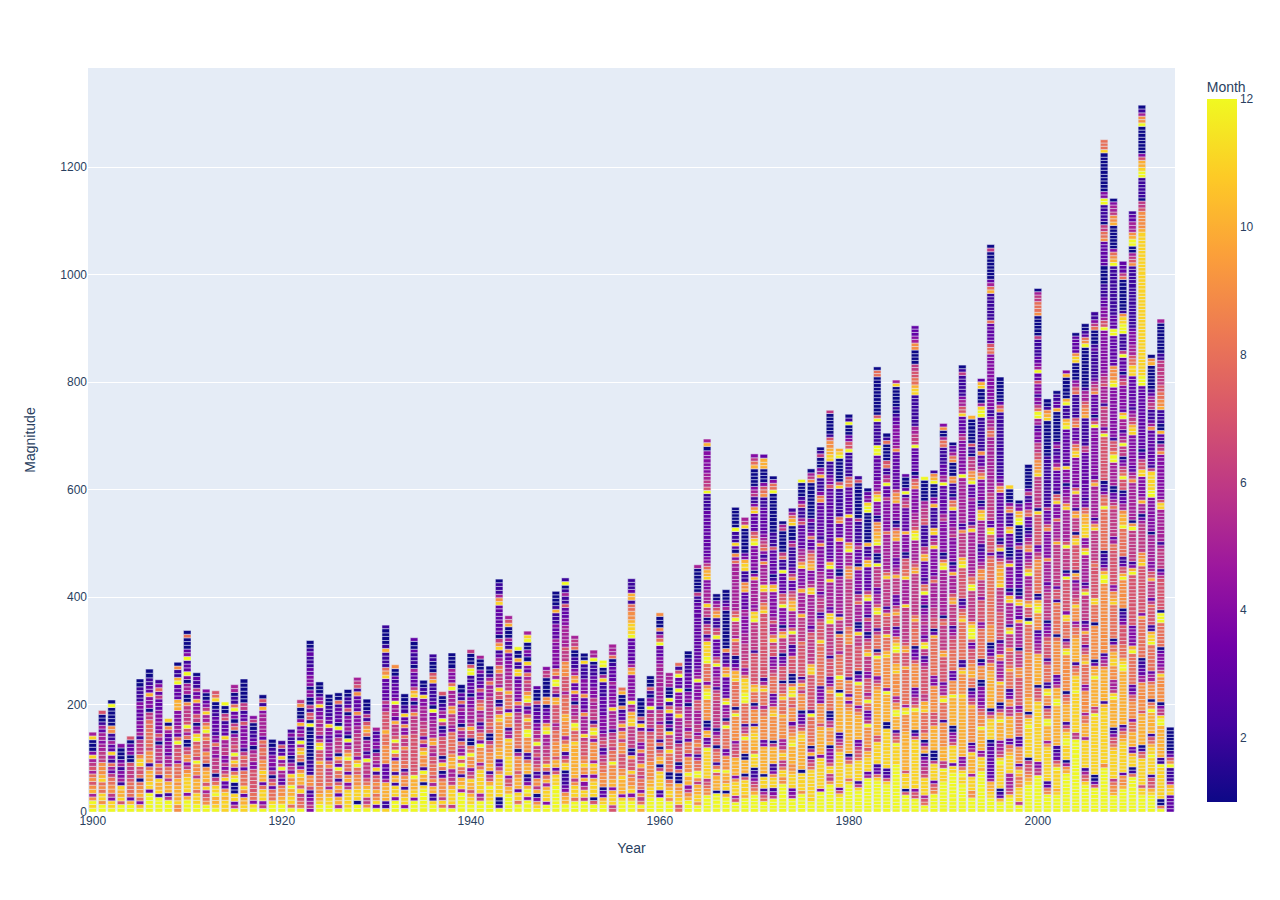
<file: quake_graph.html>
<html>
<head><meta charset="utf-8" /></head>
<body>
    <div>
        
                <script type="text/javascript">window.PlotlyConfig = {MathJaxConfig: 'local'};</script>
        <script src="https://cdn.plot.ly/plotly-latest.min.js"></script>    
            <div id="4456343b-dfcf-46df-ba90-8a365b8e761a" class="plotly-graph-div" style="height:100%; width:100%;"></div>
            <script type="text/javascript">
                
                    window.PLOTLYENV=window.PLOTLYENV || {};
                    
                if (document.getElementById("4456343b-dfcf-46df-ba90-8a365b8e761a")) {
                    Plotly.newPlot(
                        '4456343b-dfcf-46df-ba90-8a365b8e761a',
                        [{"alignmentgroup": "True", "hovertemplate": "Year=%{x}<br>Magnitude=%{y}<br>Month=%{marker.color}<extra></extra>", "legendgroup": "", "marker": {"color": [3, 3, 3, 3, 3, 11, 11, 10, 5, 2, 2, 2, 2, 12, 9, 7, 3, 2, 1, 1, 1, 1, 1, 1, 1, 12, 8, 1, 1, 11, 11, 11, 11, 11, 11, 11, 11, 11, 12, 2, 2, 10, 10, 10, 10, 10, 10, 10, 10, 10, 12, 12, 11, 6, 6, 4, 1, 9, 9, 9, 9, 9, 9, 9, 11, 7, 5, 4, 4, 4, 4, 3, 1, 8, 8, 8, 8, 8, 8, 8, 12, 12, 12, 1, 7, 7, 7, 7, 7, 7, 7, 7, 7, 6, 4, 2, 6, 6, 6, 6, 6, 6, 5, 2, 5, 5, 5, 5, 5, 5, 5, 5, 5, 11, 11, 7, 4, 4, 4, 4, 4, 4, 4, 4, 4, 4, 4, 4, 4, 9, 6, 5, 1, 3, 3, 10, 1, 1, 2, 2, 2, 2, 10, 9, 9, 8, 8, 7, 7, 6, 6, 6, 6, 6, 6, 6, 2, 2, 1, 1, 1, 1, 1, 1, 1, 1, 1, 5, 12, 12, 12, 12, 12, 11, 10, 7, 7, 7, 2, 11, 11, 11, 11, 11, 12, 11, 11, 10, 8, 7, 2, 10, 10, 10, 10, 10, 10, 12, 9, 8, 1, 9, 9, 9, 9, 8, 5, 5, 3, 8, 8, 8, 8, 8, 8, 8, 12, 11, 11, 10, 2, 2, 7, 7, 7, 7, 7, 8, 6, 3, 6, 6, 6, 6, 6, 10, 7, 7, 5, 4, 4, 5, 5, 5, 5, 5, 5, 5, 5, 1, 4, 4, 4, 4, 4, 4, 4, 4, 4, 4, 12, 12, 11, 11, 11, 11, 11, 6, 2, 3, 3, 3, 3, 3, 3, 3, 3, 3, 3, 9, 5, 3, 2, 2, 2, 6, 6, 5, 5, 3, 2, 1, 1, 1, 1, 1, 1, 1, 10, 9, 1, 12, 12, 12, 12, 12, 11, 11, 7, 11, 11, 11, 11, 11, 11, 11, 11, 8, 7, 2, 1, 10, 10, 10, 10, 10, 10, 10, 10, 10, 7, 9, 9, 9, 9, 9, 9, 9, 9, 5, 5, 3, 3, 2, 2, 1, 8, 8, 8, 8, 8, 8, 8, 8, 8, 8, 8, 10, 4, 7, 7, 7, 7, 7, 7, 7, 7, 7, 7, 7, 7, 7, 7, 11, 10, 9, 9, 6, 6, 6, 6, 6, 6, 6, 6, 5, 3, 1, 5, 5, 5, 10, 5, 4, 4, 4, 4, 4, 4, 11, 11, 7, 7, 6, 3, 3, 1, 3, 3, 3, 3, 3, 3, 3, 3, 3, 3, 3, 3, 3, 3, 3, 3, 3, 3, 3, 12, 12, 12, 11, 11, 11, 11, 11, 11, 11, 11, 11, 11, 11, 11, 11, 11, 11, 11, 11, 11, 11, 11, 11, 11, 11, 11, 11, 11, 11, 11, 11, 11, 11, 11, 11, 11, 11, 11, 11, 11, 11, 11, 11, 11, 10, 9, 9, 9, 9, 9, 7, 6, 6, 1, 2, 2, 2, 2, 2, 2, 12, 12, 11, 10, 10, 7, 4, 1, 1, 1, 1, 1, 1, 1, 1, 12, 9, 9, 5, 2, 1, 12, 12, 12, 12, 12, 12, 12, 12, 12, 12, 8, 2, 1, 11, 11, 11, 10, 3, 3, 10, 10, 10, 10, 8, 8, 8, 4, 9, 9, 9, 9, 9, 8, 7, 4, 3, 3, 8, 8, 8, 8, 8, 8, 8, 8, 8, 12, 10, 4, 4, 4, 4, 4, 3, 7, 7, 7, 7, 7, 7, 7, 7, 7, 7, 7, 7, 7, 7, 12, 10, 4, 2, 6, 6, 6, 6, 6, 6, 6, 6, 6, 12, 9, 1, 5, 5, 5, 5, 5, 5, 5, 5, 5, 5, 5, 9, 6, 5, 3, 3, 4, 4, 4, 4, 4, 4, 4, 4, 4, 11, 11, 10, 7, 6, 5, 4, 2, 3, 3, 3, 3, 3, 3, 3, 3, 3, 11, 11, 11, 8, 8, 7, 5, 5, 5, 4, 4, 4, 4, 3, 2, 2, 2, 2, 2, 2, 2, 2, 2, 2, 2, 2, 2, 2, 2, 2, 2, 2, 9, 7, 6, 5, 1, 1, 12, 12, 10, 9, 5, 5, 5, 3, 3, 2, 12, 12, 12, 12, 12, 12, 12, 10, 9, 9, 9, 3, 11, 11, 11, 11, 11, 11, 11, 11, 11, 10, 9, 8, 5, 2, 10, 10, 10, 10, 10, 10, 10, 10, 10, 10, 10, 10, 10, 10, 10, 10, 12, 12, 11, 10, 8, 8, 8, 8, 7, 7, 7, 7, 7, 4, 3, 2, 2, 1, 9, 9, 9, 9, 9, 9, 9, 9, 12, 10, 7, 7, 3, 2, 2, 8, 8, 8, 8, 8, 8, 8, 8, 12, 10, 10, 10, 9, 5, 5, 3, 3, 2, 1, 7, 7, 7, 12, 8, 7, 6, 4, 3, 1, 6, 6, 6, 12, 6, 5, 4, 2, 5, 5, 5, 12, 10, 3, 4, 4, 4, 4, 4, 4, 4, 7, 6, 4, 1, 3, 3, 3, 3, 12, 6, 2, 2, 2, 2, 2, 12, 12, 12, 11, 11, 9, 2, 1, 1, 1, 1, 1, 1, 1, 1, 1, 8, 6, 3, 3, 3, 12, 12, 12, 12, 12, 10, 9, 9, 8, 6, 11, 11, 11, 11, 11, 11, 11, 11, 10, 8, 7, 7, 4, 2, 1, 10, 10, 10, 10, 10, 10, 10, 10, 12, 11, 6, 5, 5, 5, 9, 9, 9, 9, 11, 11, 10, 10, 8, 8, 3, 1, 8, 8, 8, 8, 8, 8, 8, 8, 8, 8, 11, 10, 9, 9, 5, 4, 7, 7, 7, 7, 7, 7, 7, 7, 7, 7, 8, 8, 5, 3, 6, 6, 6, 6, 6, 6, 6, 6, 8, 6, 5, 3, 3, 1, 1, 5, 5, 5, 5, 5, 5, 5, 12, 12, 9, 7, 7, 7, 2, 4, 4, 4, 4, 4, 4, 4, 4, 4, 4, 4, 4, 4, 4, 4, 12, 11, 9, 9, 9, 9, 3, 3, 3, 3, 3, 3, 3, 3, 3, 12, 12, 3, 3, 3, 3, 2, 2, 2, 2, 2, 2, 2, 2, 2, 2, 2, 2, 2, 2, 12, 10, 9, 8, 4, 1, 1, 1, 1, 1, 1, 1, 10, 9, 9, 6, 5, 5, 4, 1, 12, 12, 12, 12, 12, 12, 12, 12, 12, 12, 12, 12, 12, 9, 11, 11, 11, 11, 11, 11, 11, 11, 11, 11, 11, 11, 11, 11, 11, 11, 10, 2, 10, 10, 10, 10, 10, 10, 10, 10, 10, 9, 6, 5, 4, 2, 9, 9, 9, 9, 9, 9, 9, 9, 9, 9, 9, 9, 9, 9, 9, 9, 9, 9, 9, 9, 12, 12, 10, 6, 3, 2, 2, 2, 1, 8, 8, 8, 8, 8, 8, 8, 8, 8, 8, 8, 8, 12, 8, 8, 7, 4, 2, 2, 1, 7, 7, 7, 7, 7, 7, 7, 7, 7, 7, 7, 7, 7, 12, 6, 3, 6, 6, 6, 6, 6, 7, 2, 5, 5, 5, 5, 5, 7, 6, 6, 5, 4, 4, 4, 4, 4, 4, 4, 4, 4, 4, 4, 4, 4, 12, 7, 7, 5, 4, 4, 4, 3, 3, 3, 2, 2, 2, 2, 1, 1, 1, 1, 1, 3, 3, 3, 3, 3, 3, 3, 9, 8, 8, 6, 6, 1, 2, 2, 2, 2, 2, 12, 12, 4, 4, 1, 1, 1, 1, 1, 1, 1, 1, 1, 1, 1, 11, 8, 8, 8, 12, 12, 12, 12, 12, 12, 12, 7, 3, 1, 1, 11, 11, 11, 11, 11, 11, 11, 11, 11, 11, 11, 11, 11, 11, 11, 11, 11, 12, 7, 6, 10, 10, 10, 10, 10, 10, 10, 10, 12, 10, 10, 9, 3, 1, 9, 9, 9, 9, 9, 9, 9, 9, 9, 9, 1, 8, 8, 8, 8, 8, 11, 11, 7, 7, 7, 7, 7, 7, 7, 7, 7, 8, 7, 6, 6, 6, 6, 6, 6, 6, 6, 6, 11, 9, 5, 2, 5, 5, 5, 5, 5, 5, 5, 5, 5, 10, 7, 3, 4, 4, 4, 4, 4, 4, 4, 4, 4, 4, 4, 4, 4, 4, 12, 7, 4, 1, 3, 3, 3, 3, 3, 3, 9, 7, 6, 5, 3, 2, 2, 2, 2, 2, 2, 2, 2, 3, 2, 1, 1, 1, 1, 8, 6, 4, 2, 2, 12, 12, 12, 12, 12, 12, 12, 12, 11, 8, 7, 5, 2, 11, 11, 11, 11, 11, 11, 11, 11, 5, 10, 10, 10, 10, 8, 8, 5, 9, 9, 9, 9, 9, 9, 5, 4, 8, 8, 8, 8, 8, 8, 11, 9, 9, 7, 6, 3, 7, 7, 7, 10, 5, 4, 2, 6, 6, 6, 6, 6, 6, 6, 12, 8, 4, 2, 5, 5, 5, 5, 5, 5, 5, 5, 12, 10, 5, 4, 4, 11, 11, 11, 11, 10, 10, 10, 8, 7, 3, 3, 2, 3, 3, 3, 3, 3, 3, 3, 3, 3, 3, 3, 3, 3, 6, 6, 2, 2, 2, 2, 2, 2, 2, 2, 10, 9, 9, 8, 7, 5, 5, 5, 2, 1, 1, 1, 1, 1, 1, 1, 1, 1, 1, 1, 1, 12, 9, 8, 3, 2, 1, 1, 12, 12, 12, 12, 12, 12, 12, 12, 12, 12, 12, 12, 12, 12, 12, 12, 12, 12, 12, 12, 12, 6, 6, 11, 11, 11, 11, 11, 11, 11, 11, 11, 11, 11, 12, 11, 11, 11, 11, 9, 8, 7, 2, 10, 10, 10, 10, 10, 10, 10, 9, 8, 8, 6, 4, 9, 9, 9, 9, 11, 8, 7, 6, 6, 5, 5, 3, 8, 10, 1, 7, 7, 7, 7, 7, 7, 7, 11, 11, 8, 1, 6, 6, 6, 6, 10, 9, 2, 5, 5, 5, 5, 11, 7, 3, 4, 4, 4, 4, 4, 4, 4, 4, 11, 11, 9, 8, 5, 3, 3, 3, 3, 9, 8, 7, 2, 2, 2, 2, 2, 2, 2, 8, 7, 5, 4, 1, 1, 1, 1, 1, 11, 11, 9, 3, 3, 3, 3, 3, 1, 12, 12, 12, 12, 12, 12, 12, 12, 12, 12, 12, 10, 9, 5, 1, 11, 11, 11, 11, 12, 12, 11, 11, 9, 6, 2, 10, 10, 10, 10, 10, 9, 8, 7, 1, 9, 9, 9, 9, 9, 9, 9, 9, 9, 9, 12, 11, 7, 6, 2, 8, 8, 8, 8, 8, 11, 11, 4, 7, 7, 7, 7, 7, 7, 7, 7, 7, 12, 4, 1, 6, 6, 6, 6, 6, 6, 12, 7, 5, 5, 5, 5, 5, 5, 5, 5, 5, 11, 9, 5, 5, 4, 4, 3, 1, 4, 4, 4, 4, 11, 2, 3, 3, 3, 3, 3, 3, 3, 3, 3, 3, 12, 11, 10, 2, 2, 2, 2, 12, 10, 1, 1, 1, 1, 1, 1, 10, 4, 12, 12, 12, 12, 12, 11, 10, 11, 11, 11, 11, 11, 12, 9, 7, 3, 3, 2, 2, 10, 10, 10, 10, 10, 10, 10, 10, 10, 10, 10, 10, 12, 12, 10, 10, 10, 6, 4, 3, 3, 9, 9, 9, 9, 9, 9, 9, 9, 9, 9, 8, 1, 8, 8, 8, 8, 8, 8, 8, 8, 9, 2, 7, 7, 7, 3, 6, 6, 6, 6, 6, 6, 6, 6, 6, 6, 6, 6, 10, 6, 5, 5, 5, 5, 5, 8, 4, 4, 4, 4, 11, 8, 7, 1, 3, 3, 3, 3, 3, 3, 9, 5, 3, 3, 2, 2, 5, 3, 1, 1, 1, 1, 1, 1, 1, 1, 1, 10, 3, 3, 2, 2, 1, 12, 12, 12, 12, 12, 9, 8, 3, 2, 11, 11, 11, 11, 11, 11, 11, 11, 11, 11, 9, 5, 10, 10, 10, 10, 12, 12, 8, 8, 7, 2, 9, 9, 9, 12, 11, 2, 2, 8, 8, 8, 8, 8, 6, 2, 7, 7, 7, 7, 8, 7, 5, 4, 4, 3, 1, 6, 6, 6, 6, 6, 6, 6, 6, 5, 5, 3, 5, 5, 5, 5, 5, 5, 9, 4, 4, 4, 4, 4, 4, 4, 4, 9, 7, 4, 3, 3, 3, 6, 2, 2, 2, 2, 2, 2, 2, 2, 2, 2, 2, 2, 2, 2, 2, 1, 1, 1, 1, 1, 1, 1, 1, 1, 1, 11, 10, 9, 2, 1, 1, 12, 12, 12, 12, 12, 12, 12, 12, 12, 12, 12, 6, 6, 4, 4, 11, 11, 11, 11, 11, 11, 11, 11, 11, 11, 11, 11, 11, 11, 11, 11, 11, 8, 7, 7, 7, 1, 10, 10, 10, 10, 10, 10, 10, 10, 10, 6, 5, 5, 4, 4, 3, 2, 9, 9, 9, 9, 9, 12, 12, 11, 10, 2, 1, 8, 8, 8, 8, 8, 8, 8, 9, 9, 9, 7, 6, 4, 3, 7, 7, 7, 7, 7, 7, 7, 7, 7, 11, 1, 6, 6, 6, 6, 6, 6, 6, 6, 6, 11, 10, 9, 9, 9, 7, 7, 6, 6, 6, 4, 4, 4, 3, 2, 5, 5, 12, 12, 8, 6, 4, 4, 2, 4, 4, 4, 7, 3, 3, 12, 5, 4, 3, 3, 2, 2, 2, 2, 2, 6, 1, 1, 1, 1, 1, 1, 9, 8, 8, 8, 6, 6, 5, 1, 12, 12, 12, 12, 12, 12, 12, 12, 11, 10, 9, 8, 7, 7, 6, 1, 11, 11, 11, 11, 11, 11, 11, 11, 12, 11, 11, 8, 1, 10, 10, 10, 10, 9, 9, 9, 9, 9, 9, 9, 9, 9, 9, 9, 9, 9, 8, 8, 8, 8, 8, 8, 8, 8, 12, 1, 7, 7, 7, 11, 9, 6, 6, 6, 6, 5, 5, 5, 12, 10, 7, 6, 5, 4, 4, 9, 8, 6, 5, 3, 2, 1, 3, 3, 3, 8, 7, 4, 4, 2, 2, 6, 3, 1, 1, 1, 1, 1, 1, 1, 12, 12, 6, 11, 11, 11, 11, 9, 9, 8, 10, 11, 8, 3, 9, 9, 9, 9, 9, 3, 3, 2, 8, 8, 8, 8, 8, 8, 8, 5, 4, 7, 7, 7, 7, 7, 7, 7, 7, 9, 9, 9, 6, 6, 6, 6, 7, 1, 5, 5, 5, 5, 5, 5, 5, 10, 3, 4, 4, 4, 11, 10, 3, 1, 1, 3, 3, 3, 3, 3, 3, 3, 3, 2, 2, 2, 7, 3, 1, 1, 1, 1, 1, 12, 12, 10, 10, 4, 3, 1, 12, 12, 12, 12, 11, 7, 6, 5, 5, 5, 5, 11, 11, 11, 11, 11, 10, 9, 8, 3, 3, 10, 10, 10, 10, 10, 10, 6, 6, 5, 9, 9, 4, 3, 2, 8, 8, 8, 8, 8, 10, 8, 7, 7, 7, 7, 9, 6, 6, 6, 6, 12, 10, 2, 5, 5, 5, 5, 5, 5, 11, 10, 3, 1, 4, 4, 4, 4, 4, 4, 11, 5, 2, 1, 1, 1, 3, 3, 3, 3, 11, 9, 2, 2, 2, 2, 9, 7, 4, 1, 1, 1, 1, 11, 12, 12, 12, 10, 3, 2, 1, 11, 11, 11, 11, 11, 11, 11, 12, 11, 7, 6, 5, 5, 4, 10, 10, 10, 10, 10, 12, 10, 9, 6, 2, 1, 9, 9, 9, 9, 9, 11, 6, 5, 5, 5, 5, 4, 8, 10, 5, 5, 5, 2, 7, 7, 7, 7, 7, 7, 7, 7, 6, 6, 6, 6, 6, 6, 6, 11, 10, 10, 10, 10, 9, 8, 6, 3, 2, 11, 7, 2, 1, 4, 4, 4, 4, 3, 3, 3, 3, 3, 3, 3, 3, 3, 9, 9, 5, 3, 3, 2, 2, 2, 2, 2, 2, 2, 2, 2, 2, 2, 2, 2, 2, 2, 2, 2, 2, 9, 7, 3, 1, 1, 1, 1, 1, 1, 1, 12, 12, 12, 12, 11, 11, 10, 10, 10, 5, 3, 3, 3, 3, 3, 3, 3, 3, 3, 2, 1, 11, 11, 11, 11, 11, 11, 8, 5, 1, 10, 10, 10, 10, 10, 10, 10, 10, 10, 10, 10, 9, 9, 6, 6, 3, 3, 1, 1, 9, 9, 9, 9, 9, 8, 8, 8, 8, 8, 8, 8, 8, 8, 8, 8, 8, 8, 8, 8, 8, 8, 8, 8, 7, 3, 7, 7, 7, 7, 7, 12, 11, 3, 3, 6, 6, 6, 6, 6, 6, 6, 6, 5, 5, 5, 5, 5, 5, 5, 5, 5, 5, 5, 5, 5, 5, 5, 5, 8, 8, 6, 5, 5, 4, 2, 2, 4, 4, 4, 4, 4, 4, 4, 4, 4, 4, 4, 4, 4, 4, 4, 4, 8, 8, 7, 3, 3, 3, 3, 3, 3, 8, 2, 2, 2, 2, 2, 2, 2, 2, 10, 8, 5, 3, 1, 1, 1, 1, 1, 1, 1, 1, 6, 1, 12, 12, 12, 12, 12, 12, 12, 12, 12, 12, 12, 12, 10, 11, 11, 11, 5, 4, 10, 10, 10, 10, 10, 10, 12, 9, 9, 9, 8, 7, 5, 4, 4, 4, 4, 4, 1, 1, 9, 9, 9, 9, 3, 1, 8, 8, 8, 8, 8, 8, 8, 8, 8, 5, 4, 7, 7, 7, 7, 7, 7, 4, 6, 6, 6, 6, 6, 9, 9, 9, 6, 5, 4, 3, 3, 2, 2, 5, 5, 5, 5, 5, 5, 5, 11, 11, 10, 4, 2, 1, 4, 4, 4, 4, 4, 4, 10, 8, 6, 5, 3, 3, 3, 9, 2, 2, 2, 2, 2, 2, 2, 2, 2, 2, 12, 12, 11, 5, 1, 1, 1, 1, 11, 10, 3, 12, 12, 12, 12, 9, 9, 11, 11, 11, 11, 5, 10, 10, 10, 10, 10, 11, 5, 4, 2, 9, 9, 9, 9, 9, 9, 9, 9, 9, 9, 10, 7, 6, 4, 3, 1, 8, 8, 8, 10, 10, 9, 9, 8, 7, 7, 7, 4, 3, 7, 12, 12, 12, 11, 9, 6, 6, 6, 6, 6, 6, 6, 6, 6, 12, 12, 8, 8, 6, 5, 5, 5, 5, 5, 5, 5, 5, 5, 5, 5, 5, 11, 6, 2, 4, 4, 4, 4, 4, 4, 5, 3, 3, 3, 3, 12, 10, 9, 9, 6, 6, 6, 6, 1, 2, 2, 7, 1, 1, 1, 1, 1, 1, 1, 10, 12, 12, 12, 12, 12, 12, 12, 12, 11, 11, 12, 11, 8, 5, 4, 4, 10, 10, 10, 10, 10, 10, 10, 10, 10, 10, 10, 10, 10, 10, 10, 10, 10, 11, 9, 9, 9, 9, 9, 9, 11, 9, 2, 2, 8, 8, 8, 8, 8, 8, 8, 8, 8, 8, 8, 11, 9, 8, 7, 4, 2, 2, 7, 7, 7, 7, 7, 7, 7, 7, 7, 12, 11, 10, 6, 6, 6, 6, 6, 6, 6, 9, 3, 2, 5, 5, 5, 5, 5, 5, 5, 5, 5, 5, 5, 5, 5, 12, 4, 4, 4, 4, 4, 4, 4, 4, 4, 4, 6, 5, 3, 3, 3, 3, 3, 11, 7, 7, 5, 5, 4, 2, 2, 2, 2, 2, 2, 6, 2, 1, 12, 12, 12, 12, 12, 12, 12, 12, 12, 12, 12, 11, 11, 3, 11, 11, 11, 11, 11, 7, 5, 5, 4, 1, 1, 10, 10, 10, 10, 10, 10, 10, 10, 12, 9, 9, 9, 9, 3, 3, 3, 8, 8, 8, 8, 8, 8, 7, 7, 7, 6, 5, 4, 2, 6, 6, 6, 6, 6, 6, 10, 9, 7, 5, 5, 5, 5, 5, 10, 4, 3, 1, 4, 4, 4, 4, 4, 4, 4, 6, 5, 5, 4, 4, 3, 3, 3, 11, 8, 8, 3, 1, 2, 2, 2, 9, 9, 1, 1, 1, 1, 9, 8, 5, 3, 3, 1, 12, 12, 12, 12, 12, 12, 12, 12, 12, 11, 11, 11, 12, 6, 6, 10, 10, 10, 10, 9, 9, 9, 9, 9, 9, 9, 2, 8, 8, 8, 8, 8, 12, 10, 5, 5, 5, 3, 7, 7, 7, 7, 7, 7, 7, 10, 9, 6, 6, 6, 6, 6, 6, 6, 8, 7, 1, 5, 5, 5, 5, 5, 5, 5, 5, 5, 5, 5, 5, 5, 12, 11, 8, 2, 1, 4, 4, 4, 4, 4, 4, 4, 4, 4, 6, 5, 3, 3, 3, 3, 3, 3, 3, 3, 12, 5, 5, 3, 3, 3, 2, 2, 2, 2, 2, 8, 8, 5, 1, 1, 9, 4, 12, 12, 12, 12, 12, 9, 8, 7, 3, 11, 11, 11, 11, 11, 6, 1, 1, 1, 10, 10, 10, 10, 10, 10, 10, 7, 7, 7, 7, 9, 9, 9, 9, 9, 9, 9, 9, 4, 4, 4, 8, 8, 8, 8, 8, 8, 8, 8, 8, 8, 8, 10, 3, 1, 7, 7, 7, 6, 6, 6, 5, 5, 5, 5, 5, 5, 5, 8, 5, 3, 4, 4, 4, 4, 4, 4, 4, 11, 6, 5, 3, 11, 10, 2, 2, 2, 2, 2, 2, 10, 4, 4, 1, 1, 1, 1, 12, 10, 9, 2, 12, 12, 8, 7, 5, 11, 11, 11, 11, 11, 7, 6, 6, 5, 5, 3, 1, 10, 8, 4, 1, 9, 9, 7, 8, 8, 8, 8, 8, 11, 10, 10, 6, 6, 7, 7, 7, 7, 7, 7, 7, 6, 5, 3, 2, 6, 6, 12, 11, 5, 3, 5, 5, 5, 6, 5, 5, 4, 4, 1, 4, 4, 4, 12, 8, 8, 3, 2, 3, 3, 3, 3, 3, 10, 10, 6, 6, 2, 2, 2, 2, 2, 2, 7, 7, 6, 6, 6, 5, 5, 1, 1, 1, 1, 1, 1, 12, 12, 12, 12, 12, 7, 7, 4, 11, 11, 11, 11, 11, 11, 11, 11, 11, 11, 11, 11, 11, 11, 7, 3, 1, 10, 10, 10, 10, 10, 12, 8, 6, 6, 4, 3, 3, 9, 9, 9, 9, 9, 9, 9, 7, 4, 3, 3, 1, 8, 8, 8, 8, 8, 7, 7, 10, 8, 6, 6, 6, 6, 6, 6, 6, 6, 6, 6, 6, 6, 10, 9, 7, 6, 5, 5, 5, 5, 5, 5, 12, 12, 11, 7, 6, 6, 5, 5, 4, 4, 4, 4, 4, 4, 4, 9, 8, 7, 3, 1, 3, 3, 3, 3, 3, 3, 3, 12, 6, 6, 6, 5, 5, 2, 2, 2, 2, 2, 2, 2, 2, 2, 11, 11, 10, 8, 8, 7, 7, 6, 6, 1, 1, 1, 1, 9, 9, 5, 4, 3, 3, 3, 12, 12, 12, 12, 12, 7, 1, 11, 11, 11, 11, 7, 10, 10, 10, 10, 10, 10, 10, 10, 10, 10, 10, 9, 9, 9, 9, 9, 12, 11, 5, 8, 8, 8, 8, 8, 8, 8, 8, 8, 8, 10, 7, 7, 7, 7, 10, 9, 7, 6, 6, 6, 6, 6, 6, 6, 6, 6, 6, 11, 5, 5, 5, 5, 5, 5, 5, 11, 8, 8, 7, 7, 7, 2, 1, 4, 4, 4, 4, 4, 10, 3, 3, 3, 3, 3, 3, 3, 7, 6, 5, 2, 12, 3, 1, 1, 1, 3, 12, 12, 12, 12, 12, 12, 12, 12, 12, 12, 12, 12, 12, 12, 11, 11, 11, 11, 11, 12, 8, 7, 6, 2, 10, 10, 10, 10, 12, 12, 9, 9, 6, 5, 9, 9, 9, 9, 9, 9, 11, 10, 10, 8, 8, 8, 12, 12, 11, 9, 8, 4, 4, 2, 7, 7, 7, 10, 8, 6, 3, 3, 3, 6, 6, 6, 6, 6, 10, 6, 5, 4, 3, 3, 5, 5, 5, 5, 5, 10, 9, 9, 6, 2, 1, 4, 4, 4, 4, 4, 10, 9, 9, 7, 3, 3, 3, 3, 3, 3, 3, 3, 3, 3, 3, 9, 5, 4, 4, 4, 4, 4, 4, 3, 3, 2, 1, 2, 1, 1, 1, 1, 1, 1, 11, 5, 12, 12, 12, 12, 12, 12, 12, 12, 11, 7, 3, 2, 2, 11, 11, 11, 11, 11, 11, 11, 11, 11, 11, 11, 1, 1, 10, 10, 10, 10, 10, 10, 10, 10, 12, 4, 9, 9, 9, 9, 9, 9, 9, 9, 9, 11, 10, 8, 8, 8, 8, 11, 6, 6, 7, 7, 7, 9, 5, 2, 6, 6, 6, 6, 6, 6, 6, 6, 11, 8, 6, 5, 5, 5, 5, 5, 5, 5, 5, 5, 5, 8, 4, 4, 4, 4, 4, 4, 4, 4, 4, 6, 3, 3, 3, 12, 6, 5, 2, 2, 8, 7, 1, 1, 1, 1, 1, 8, 2, 1, 12, 12, 12, 12, 12, 12, 12, 12, 12, 11, 8, 3, 3, 2, 11, 11, 11, 11, 11, 11, 7, 7, 10, 10, 10, 10, 10, 10, 10, 10, 10, 10, 10, 10, 10, 9, 8, 6, 4, 9, 9, 9, 9, 9, 12, 7, 1, 8, 8, 8, 8, 6, 2, 7, 7, 7, 7, 12, 11, 7, 5, 5, 5, 3, 3, 6, 6, 6, 6, 6, 6, 12, 2, 1, 1, 5, 5, 12, 11, 10, 10, 9, 9, 9, 2, 1, 4, 4, 4, 4, 12, 11, 8, 4, 4, 4, 3, 3, 3, 3, 3, 3, 3, 12, 12, 12, 2, 2, 2, 2, 2, 2, 2, 12, 7, 1, 1, 1, 1, 1, 1, 1, 1, 1, 1, 1, 8, 8, 1, 12, 12, 12, 12, 12, 12, 12, 12, 12, 12, 5, 3, 11, 11, 11, 11, 10, 10, 7, 9, 9, 9, 9, 9, 9, 12, 6, 4, 3, 3, 8, 8, 12, 7, 5, 7, 7, 7, 7, 4, 4, 6, 6, 6, 6, 11, 9, 7, 7, 6, 2, 1, 5, 5, 5, 7, 2, 4, 4, 4, 4, 12, 10, 6, 3, 3, 3, 3, 3, 3, 3, 11, 10, 4, 2, 2, 2, 10, 1, 1, 1, 1, 1, 1, 1, 1, 1, 12, 12, 11, 4, 4, 3, 1, 12, 12, 12, 12, 12, 12, 11, 6, 2, 11, 11, 11, 11, 11, 11, 8, 7, 7, 6, 4, 3, 10, 10, 10, 10, 10, 10, 10, 9, 7, 4, 9, 9, 9, 9, 9, 9, 12, 4, 3, 1, 8, 7, 7, 7, 7, 7, 7, 6, 6, 6, 11, 3, 1, 1, 5, 5, 5, 5, 5, 8, 6, 6, 2, 4, 4, 4, 4, 4, 4, 9, 1, 3, 3, 3, 3, 6, 4, 2, 2, 2, 2, 2, 2, 6, 1, 1, 1, 1, 1, 1, 1, 1, 1, 1, 7, 2, 12, 12, 12, 12, 12, 12, 12, 12, 11, 8, 11, 11, 11, 11, 8, 5, 1, 10, 10, 10, 10, 10, 10, 10, 10, 10, 10, 10, 10, 9, 8, 4, 9, 3, 8, 8, 8, 9, 2, 7, 7, 7, 7, 7, 7, 7, 7, 7, 9, 9, 9, 8, 8, 6, 6, 6, 6, 6, 6, 6, 6, 6, 6, 6, 6, 6, 6, 9, 9, 9, 8, 5, 5, 5, 5, 12, 10, 9, 4, 4, 4, 4, 4, 4, 4, 11, 3, 3, 3, 3, 3, 3, 3, 3, 8, 8, 7, 2, 2, 2, 2, 2, 2, 2, 12, 7, 7, 4, 3, 1, 1, 1, 12, 2, 1, 12, 12, 12, 12, 11, 7, 3, 11, 11, 11, 11, 11, 11, 11, 11, 11, 11, 9, 8, 6, 5, 2, 2, 10, 10, 10, 10, 10, 10, 10, 10, 10, 10, 12, 1, 9, 9, 9, 12, 8, 8, 8, 8, 8, 8, 5, 7, 7, 7, 7, 9, 1, 6, 6, 6, 10, 2, 5, 5, 5, 5, 5, 5, 5, 5, 5, 5, 5, 1, 1, 4, 4, 4, 4, 4, 4, 4, 4, 10, 3, 3, 3, 3, 9, 8, 2, 2, 2, 2, 2, 2, 2, 2, 11, 7, 1, 1, 1, 1, 1, 1, 1, 12, 11, 10, 12, 12, 12, 12, 12, 12, 12, 12, 9, 6, 6, 11, 11, 7, 5, 4, 4, 4, 1, 10, 9, 9, 9, 10, 6, 6, 2, 1, 1, 8, 8, 8, 8, 8, 10, 8, 5, 3, 3, 7, 7, 7, 7, 7, 2, 6, 6, 6, 6, 6, 6, 6, 6, 6, 12, 11, 11, 4, 3, 5, 5, 5, 5, 5, 5, 5, 11, 4, 4, 4, 12, 10, 4, 3, 3, 3, 3, 3, 3, 3, 3, 3, 3, 3, 3, 3, 3, 3, 3, 3, 3, 3, 3, 7, 4, 4, 3, 2, 2, 2, 2, 11, 11, 10, 10, 9, 9, 7, 2, 1, 1, 1, 1, 1, 1, 6, 12, 12, 12, 12, 12, 12, 4, 11, 11, 11, 11, 11, 11, 11, 11, 11, 4, 10, 10, 10, 10, 10, 10, 10, 10, 7, 9, 9, 9, 9, 9, 9, 4, 4, 4, 4, 2, 8, 8, 8, 8, 8, 8, 8, 8, 8, 8, 8, 8, 11, 7, 7, 7, 7, 7, 6, 3, 2, 6, 6, 6, 6, 5, 3, 5, 5, 5, 5, 5, 5, 4, 4, 4, 4, 4, 4, 4, 9, 4, 2, 3, 3, 3, 3, 3, 3, 3, 3, 3, 3, 9, 8, 4, 2, 2, 2, 2, 10, 5, 4, 1, 1, 1, 6, 2, 1, 12, 12, 12, 11, 11, 11, 11, 11, 11, 11, 11, 11, 8, 7, 6, 2, 10, 5, 1, 9, 8, 8, 8, 8, 8, 8, 8, 12, 2, 7, 7, 7, 7, 7, 7, 7, 7, 7, 7, 11, 11, 10, 6, 6, 6, 6, 6, 6, 6, 7, 7, 5, 3, 5, 5, 5, 5, 5, 5, 5, 5, 5, 11, 11, 6, 5, 4, 4, 4, 10, 10, 9, 8, 8, 6, 3, 3, 3, 8, 4, 3, 2, 2, 4, 1, 1, 1, 1, 1, 1, 1, 1, 1, 1, 9, 6, 5, 1, 12, 12, 12, 12, 12, 9, 11, 11, 11, 11, 11, 1, 10, 10, 10, 10, 10, 10, 10, 10, 11, 11, 10, 7, 6, 3, 3, 3, 1, 9, 9, 9, 9, 9, 6, 8, 10, 6, 2, 7, 7, 7, 7, 7, 7, 7, 7, 7, 8, 6, 6, 6, 6, 6, 6, 6, 10, 5, 5, 5, 5, 5, 5, 10, 5, 4, 4, 4, 4, 4, 11, 9, 6, 6, 5, 5, 3, 3, 3, 3, 3, 3, 3, 7, 5, 2, 2, 2, 7, 4, 2, 1, 1, 1, 1, 12, 12, 12, 12, 12, 5, 4, 3, 11, 11, 11, 11, 10, 9, 9, 10, 10, 10, 10, 10, 12, 11, 10, 9, 8, 7, 3, 9, 9, 9, 9, 7, 8, 8, 12, 11, 11, 8, 1, 1, 1, 7, 7, 7, 7, 8, 4, 3, 2, 6, 6, 6, 12, 7, 4, 5, 5, 5, 5, 11, 10, 10, 8, 7, 6, 3, 3, 3, 9, 6, 3, 3, 2, 2, 2, 2, 2, 2, 6, 4, 1, 1, 1, 1, 11, 10, 8, 5, 2, 12, 12, 12, 12, 12, 12, 12, 12, 9, 9, 11, 11, 8, 6, 6, 10, 11, 9, 6, 5, 5, 9, 9, 9, 9, 9, 9, 10, 8, 8, 8, 8, 11, 9, 7, 7, 7, 1, 7, 7, 7, 7, 5, 3, 3, 1, 6, 6, 6, 6, 11, 9, 5, 1, 4, 4, 4, 4, 4, 12, 8, 7, 7, 3, 3, 3, 3, 3, 3, 12, 2, 2, 2, 8, 6, 1, 1, 1, 1, 1, 1, 6, 5, 1, 12, 12, 12, 12, 6, 4, 2, 11, 11, 11, 9, 4, 2, 2, 10, 10, 10, 10, 10, 6, 1, 9, 9, 9, 9, 9, 9, 9, 11, 10, 9, 5, 4, 3, 3, 8, 8, 8, 8, 8, 7, 6, 5, 4, 4, 3, 7, 7, 7, 6, 11, 8, 5, 5, 5, 7, 5, 4, 4, 4, 4, 4, 4, 4, 11, 10, 4, 2, 1, 3, 3, 3, 3, 3, 3, 3, 7, 2, 2, 2, 2, 1, 1, 1, 1, 1, 1, 1, 1, 1, 1, 1, 12, 8, 8, 4, 1, 12, 12, 12, 8, 7, 5, 2, 11, 11, 11, 1, 10, 10, 10, 10, 10, 10, 10, 10, 4, 3, 9, 9, 9, 9, 9, 9, 9, 8, 8, 5, 8, 8, 8, 8, 11, 9, 5, 2, 7, 7, 7, 7, 7, 7, 7, 7, 7, 7, 7, 7, 7, 7, 7, 7, 7, 7, 11, 9, 8, 6, 6, 6, 11, 11, 5, 5, 5, 5, 5, 5, 9, 4, 2, 4, 8, 7, 6, 5, 4, 3, 3, 3, 3, 3, 3, 3, 3, 2, 2, 2, 9, 8, 7, 4, 1, 1, 1, 1, 10, 10, 10, 3, 12, 12, 12, 12, 12, 10, 8, 7, 6, 4, 2, 2, 1, 11, 11, 11, 12, 8, 10, 10, 10, 11, 11, 10, 10, 2, 9, 9, 9, 9, 5, 1, 8, 8, 8, 11, 10, 7, 7, 7, 7, 7, 7, 7, 7, 7, 2, 6, 6, 6, 6, 6, 6, 6, 6, 12, 11, 11, 5, 4, 5, 5, 5, 5, 5, 5, 5, 10, 4, 1, 4, 4, 4, 4, 4, 4, 4, 12, 11, 8, 7, 3, 3, 3, 3, 3, 11, 9, 4, 2, 2, 6, 5, 4, 1, 1, 1, 1, 1, 10, 8, 6, 4, 12, 12, 12, 12, 10, 11, 11, 11, 11, 7, 1, 10, 10, 10, 10, 1, 1, 9, 9, 9, 9, 12, 9, 6, 6, 2, 8, 8, 8, 8, 8, 8, 12, 12, 12, 11, 11, 11, 11, 8, 5, 4, 7, 7, 6, 6, 6, 6, 6, 5, 5, 5, 4, 4, 4, 4, 4, 5, 5, 3, 3, 3, 3, 3, 10, 9, 9, 2, 2, 2, 11, 11, 10, 4, 3, 1, 1, 1, 1, 1, 1, 1, 11, 6, 5, 12, 12, 12, 7, 5, 11, 11, 11, 11, 9, 4, 10, 10, 10, 10, 10, 7, 7, 6, 6, 4, 9, 9, 9, 9, 9, 9, 9, 12, 8, 1, 8, 8, 8, 8, 8, 8, 8, 11, 10, 10, 5, 3, 2, 1, 7, 7, 7, 7, 10, 5, 6, 6, 6, 6, 12, 8, 7, 5, 5, 5, 5, 5, 5, 5, 5, 5, 5, 5, 5, 5, 8, 4, 9, 1, 3, 11, 2, 2, 2, 12, 1, 1, 1, 1, 1, 1, 12, 12, 12, 12, 10, 1, 11, 11, 9, 10, 10, 12, 9, 9, 9, 9, 4, 3, 8, 8, 8, 8, 8, 8, 12, 7, 1, 5, 5, 4, 4, 12, 10, 3, 3, 3, 3, 3, 3, 11, 9, 9, 4, 2, 2, 2, 9, 1, 1, 1, 1, 1, 1, 1, 1, 1, 1, 1, 5, 3, 2, 1, 1, 1, 12, 12, 12, 12, 12, 1, 10, 10, 10, 10, 7, 12, 8, 2, 8, 8, 8, 7, 1, 7, 7, 6, 4, 1, 6, 6, 6, 6, 6, 6, 6, 6, 7, 7, 6, 2, 5, 5, 5, 4, 4, 4, 12, 8, 6, 3, 3, 3, 3, 3, 12, 7, 6, 2, 2, 2, 10, 9, 7, 5, 4, 1, 1, 12, 12, 12, 12, 12, 9, 9, 8, 7, 6, 11, 11, 11, 11, 11, 11, 11, 11, 12, 6, 3, 3, 10, 10, 3, 1, 1, 9, 9, 9, 9, 9, 9, 12, 12, 11, 9, 4, 8, 8, 8, 8, 8, 12, 12, 11, 11, 11, 11, 5, 2, 7, 7, 6, 2, 1, 6, 6, 6, 11, 5, 5, 5, 5, 4, 4, 4, 11, 10, 10, 8, 6, 4, 4, 3, 3, 3, 3, 3, 3, 3, 3, 3, 3, 3, 3, 3, 2, 2, 2, 2, 2, 12, 7, 6, 6, 5, 5, 4, 4, 4, 4, 4, 4, 1, 10, 5, 12, 12, 9, 11, 11, 10, 10, 10, 6, 9, 12, 12, 8, 8, 8, 5, 2, 7, 7, 9, 8, 6, 4, 6, 6, 5, 5, 5, 5, 7, 7, 7, 4, 4, 4, 4, 4, 12, 5, 4, 4, 3, 3, 3, 3, 3, 3, 3, 3, 3, 3, 3, 3, 3, 3, 3, 3, 3, 3, 3, 2, 2, 6, 1, 1, 1, 1, 1, 1, 1, 5, 12, 12, 12, 10, 9, 6, 4, 10, 10, 12, 9, 9, 9, 9, 4, 8, 8, 8, 3, 7, 7, 4, 6, 6, 5, 5, 5, 5, 1, 4, 4, 4, 1, 3, 3, 3, 3, 2, 2, 2, 2, 1, 1, 8, 7, 11, 11, 10, 10, 9, 10, 1, 1, 1, 8, 3, 1, 7, 7, 7, 7, 6, 2, 5, 5, 5, 5, 5, 5, 11, 7, 6, 4, 4, 4, 4, 12, 3, 3, 3, 12, 7, 2, 8, 12, 12, 12, 9, 11, 11, 10, 9, 8, 1, 1, 8, 8, 8, 8, 8, 11, 7, 7, 7, 6, 11, 1, 4, 1, 3, 3, 11, 7, 2, 12, 1, 1, 1, 5, 5, 5, 5, 12, 12, 12, 12, 3, 2, 11, 11, 11, 11, 11, 6, 1, 10, 10, 8, 7, 1, 8, 2, 7, 7, 7, 7, 4, 6, 6, 6, 2, 5, 5, 5, 5, 5, 5, 5, 5, 5, 5, 5, 4, 4, 3, 3, 3, 12, 8, 5, 2, 9, 1, 1, 1, 9, 12, 12, 12, 12, 11, 11, 11, 10, 10, 9, 9, 9, 9, 9, 8, 8, 8, 8, 8, 8, 7, 7, 3, 6, 6, 6, 6, 5, 12, 4, 4, 1, 2, 7, 1, 1, 1, 10, 12, 8, 6, 9, 4, 8, 8, 8, 6, 7, 7, 10, 6, 6, 5, 9, 4, 4, 7, 7, 7, 3, 11, 2, 7, 1, 1, 1, 1, 1, 12, 12, 12, 10, 4, 11, 10, 9, 9, 8, 11, 7, 7, 7, 10, 2, 1, 6, 6, 6, 6, 6, 6, 11, 11, 10, 10, 5, 5, 12, 4, 4, 4, 4, 4, 4, 4, 10, 9, 5, 3, 3, 3, 3, 3, 3, 3, 12, 11, 11, 11, 10, 9, 9, 8, 8, 2, 10, 10, 3, 2, 2, 2, 12, 12, 12, 11, 4, 10, 10, 10, 10, 11, 9, 9, 7, 7, 7, 7, 9, 9, 9, 6, 9, 9, 5, 10, 6, 3, 3, 2, 9, 1, 1, 1, 10, 8, 7, 6, 11, 11, 11, 10, 4, 10, 10, 9, 9, 9, 9, 12, 8, 8, 8, 6, 7, 7, 6, 6, 2, 5, 5, 5, 5, 5, 11, 4, 4, 4, 4, 4, 4, 5, 3, 3, 3, 3, 2, 1, 8, 5, 5, 5, 12, 12, 11, 10, 3, 3, 1, 9, 9, 9, 9, 8, 8, 7, 6, 6, 3, 2, 6, 7, 6, 5, 3, 4, 4, 4, 4, 3, 3, 3, 3, 3, 2, 2, 2, 2, 11, 5, 1, 1, 12, 12, 12, 12, 7, 1, 11, 11, 11, 11, 10, 4, 10, 10, 11, 5, 9, 9, 9, 9, 9, 4, 8, 12, 11, 7, 2, 6, 6, 6, 5, 5, 6, 4, 4, 4, 3, 3, 3, 2, 2, 2, 1, 12, 5, 5, 12, 12, 12, 6, 11, 11, 6, 4, 10, 3, 9, 9, 11, 9, 8, 7, 7, 7, 7, 6, 11, 5, 5, 5, 5, 5, 9, 4, 3, 3, 3, 9, 4, 4, 4, 4, 2, 2, 2, 2, 11, 1, 1, 12, 12, 12, 8, 11, 11, 11, 9, 6, 10, 10, 10, 10, 10, 10, 10, 10, 10, 11, 8, 8, 7, 11, 12, 7, 6, 5, 5, 6, 1, 4, 4, 10, 3, 3, 10, 9, 5, 4, 2, 2, 2, 1, 1, 8, 6, 6, 5, 12, 12, 10, 10, 9, 4, 3, 2, 2, 2, 1, 11, 11, 8, 5, 2, 10, 10, 8, 5, 9, 9, 9, 9, 10, 10, 8, 8, 8, 8, 7, 5, 7, 7, 7, 7, 9, 9, 9, 9, 6, 6, 6, 7, 5, 5, 5, 5, 5, 5, 4, 4, 3, 3, 3, 7, 2, 2, 5, 2, 1, 12, 2, 12, 12, 12, 12, 12, 12, 12, 11, 11, 11, 7, 3, 10, 10, 7, 9, 9, 9, 9, 8, 8, 8, 6, 5, 7, 7, 7, 7, 7, 10, 10, 2, 6, 6, 12, 12, 5, 9, 8, 3, 4, 4, 4, 4, 4, 4, 5, 3, 3, 3, 4, 2, 2, 2, 10, 2, 1, 1, 1, 1, 12, 12, 4, 11, 11, 11, 10, 5, 10, 8, 2, 8, 11, 7, 7, 6, 6, 6, 5, 5, 5, 12, 11, 9, 4, 4, 3, 3, 1, 9, 9, 1, 1, 1, 1, 1, 6, 6, 4, 12, 11, 9, 4, 1, 10, 6, 9, 9, 3, 2, 8, 7, 6, 5, 7, 6, 6, 12, 7, 5, 6, 4, 4, 2, 3, 3, 2, 2, 7, 1, 1, 1, 3, 12, 12, 12, 4, 11, 12, 10, 4, 2, 1, 10, 10, 10, 8, 2, 2, 9, 9, 9, 9, 12, 12, 8, 8, 11, 8, 4, 2, 7, 12, 11, 9, 6, 6, 7, 5, 8, 3, 4, 11, 1, 3, 4, 1, 1, 12, 11, 5, 12, 12, 8, 11, 11, 3, 10, 10, 10, 9, 7, 9, 9, 9, 9, 5, 1, 8, 8, 8, 8, 8, 7, 7, 6, 6, 6, 3, 5, 9, 4, 4, 4, 4, 4, 3, 3, 11, 11, 2, 2, 10, 1, 1, 12, 12, 12, 12, 12, 12, 10, 10, 7, 7, 4, 11, 11, 11, 11, 11, 10, 10, 10, 10, 11, 5, 5, 2, 9, 9, 9, 11, 3, 8, 8, 8, 7, 10, 6, 6, 6, 5, 5, 5, 4, 4, 3, 3, 9, 2, 2, 5, 1, 1, 1, 10, 7, 5, 12, 2, 1, 1, 11, 11, 11, 11, 11, 11, 9, 6, 3, 2, 10, 10, 10, 9, 9, 9, 9, 9, 9, 9, 11, 10, 6, 8, 2, 1, 7, 7, 11, 5, 6, 6, 6, 9, 8, 5, 5, 3, 2, 11, 9, 6, 1, 3, 3, 3, 3, 3, 3, 3, 3, 11, 9, 5, 2, 2, 2, 1, 12, 12, 12, 11, 11, 11, 12, 10, 7, 6, 2, 10, 10, 9, 9, 9, 8, 8, 6, 1, 1, 7, 7, 8, 7, 6, 6, 6, 6, 6, 6, 5, 5, 5, 8, 5, 2, 1, 1, 12, 12, 12, 6, 5, 11, 11, 11, 11, 11, 11, 8, 5, 9, 9, 9, 9, 12, 4, 8, 8, 6, 4, 2, 6, 5, 5, 9, 8, 7, 4, 4, 7, 3, 3, 2, 2, 4, 1, 1, 1, 5, 12, 12, 11, 11, 10, 7, 10, 10, 11, 7, 6, 4, 9, 9, 9, 12, 8, 8, 1, 1, 7, 7, 10, 6, 5, 5, 5, 5, 4, 4, 4, 1, 3, 3, 3, 2, 2, 12, 12, 7, 1, 1, 1, 6, 12, 12, 12, 12, 12, 5, 11, 10, 10, 2, 8, 8, 12, 7, 12, 5, 4, 6, 8, 2, 5, 5, 8, 1, 4, 4, 4, 5, 3, 8, 2, 3, 1, 1, 12, 6, 11, 11, 11, 11, 10, 6, 6, 5, 5, 10, 10, 10, 9, 7, 8, 8, 8, 8, 8, 4, 5, 6, 6, 6, 10, 9, 5, 5, 5, 5, 12, 8, 4, 4, 4, 5, 1, 1, 1, 1, 12, 8, 11, 6, 9, 9, 9, 9, 8, 3, 1, 8, 11, 5, 1, 7, 7, 7, 7, 7, 4, 2, 1, 6, 12, 4, 5, 3, 2, 1, 1, 7, 12, 12, 11, 2, 2, 10, 10, 5, 9, 7, 8, 8, 8, 7, 7, 5, 6, 6, 10, 9, 5, 5, 5, 5, 5, 4, 4, 12, 1, 3, 2, 2, 2, 2, 2, 10, 8, 7, 1, 1, 1, 2, 2, 12, 12, 12, 12, 12, 12, 11, 1, 10, 10, 12, 2, 9, 9, 9, 11, 9, 4, 8, 3, 7, 7, 6, 6, 5, 5, 5, 5, 4, 4, 11, 2, 2, 1, 1, 12, 12, 12, 4, 11, 11, 10, 10, 10, 12, 7, 7, 7, 7, 7, 7, 7, 7, 7, 7, 7, 6, 6, 6, 6, 6, 9, 5, 4, 1, 4, 11, 10, 6, 3, 3, 3, 3, 5, 1, 2, 2, 2, 3, 1, 1, 3, 12, 4, 11, 11, 10, 10, 2, 9, 9, 9, 6, 2, 8, 8, 7, 7, 7, 9, 6, 6, 8, 4, 4, 9, 3, 3, 11, 2, 2, 1, 1, 1, 12, 12, 12, 4, 11, 11, 11, 2, 10, 10, 2, 9, 9, 9, 3, 8, 12, 7, 7, 12, 7, 6, 6, 6, 10, 3, 5, 5, 5, 12, 4, 3, 3, 3, 3, 2, 3, 1, 1, 9, 11, 2, 2, 10, 10, 10, 10, 10, 5, 3, 3, 3, 3, 9, 9, 9, 9, 9, 8, 8, 8, 10, 7, 7, 7, 7, 7, 5, 4, 6, 3, 3, 3, 3, 3, 3, 11, 9, 8, 2, 2, 2, 2, 10, 2, 1, 1, 1, 1, 2, 12, 3, 11, 9, 8, 10, 8, 9, 8, 7, 2, 11, 4, 5, 6, 5, 1, 4, 4, 3, 3, 2, 5, 12, 9, 6, 6, 11, 11, 10, 8, 7, 5, 6, 6, 6, 12, 4, 2, 5, 5, 5, 1, 8, 10, 9, 7, 2, 6, 2, 1, 1, 1, 12, 12, 1, 11, 11, 11, 10, 9, 9, 9, 7, 8, 12, 10, 4, 7, 6, 6, 6, 6, 6, 5, 5, 4, 4, 4, 9, 3, 3, 3, 3, 9, 2, 7, 6, 5, 12, 11, 11, 11, 11, 11, 6, 4, 10, 9, 3, 8, 8, 8, 12, 10, 8, 5, 4, 12, 1, 3, 5, 4, 4, 4, 1, 7, 3, 2, 2, 1, 1, 12, 5, 10, 10, 3, 9, 10, 7, 2, 8, 8, 12, 3, 7, 10, 1, 6, 6, 6, 6, 3, 4, 12, 1, 3, 3, 3, 3, 2, 8, 1, 1, 12, 12, 11, 11, 10, 10, 5, 8, 7, 7, 6, 6, 9, 7, 3, 5, 5, 5, 5, 3, 3, 4, 4, 11, 3, 3, 2, 2, 2, 1, 1, 1, 12, 12, 11, 10, 10, 9, 9, 8, 8, 8, 8, 8, 8, 10, 7, 7, 7, 12, 11, 6, 3, 6, 6, 5, 6, 4, 4, 3, 11, 5, 4, 2, 1, 1, 1, 4, 6, 5, 4, 3, 2, 7, 9, 9, 9, 2, 2, 2, 2, 1, 1, 1, 1, 1, 1, 1, 1, 1, 12, 1, 7, 7, 2, 6, 1, 1, 4, 4, 1, 4, 4, 4, 3, 3, 2, 2, 2, 3, 2, 1, 1, 12, 8, 8, 7, 6, 11, 7, 10, 10, 11, 9, 4, 1, 8, 8, 11, 10, 5, 12, 2, 5, 4, 3, 10, 4, 1, 1, 1, 9, 6, 12, 8, 11, 11, 10, 10, 12, 9, 9, 11, 4, 6, 5, 2, 1, 3, 3, 3, 2, 2, 4, 2, 12, 12, 10, 10, 9, 9, 8, 3, 3, 5, 5, 12, 6, 4, 11, 3, 2, 7, 2, 12, 12, 11, 8, 8, 8, 3, 8, 6, 1, 6, 3, 4, 4, 4, 2, 2, 1, 1, 12, 6, 4, 11, 11, 11, 8, 3, 10, 10, 11, 9, 9, 9, 7, 8, 8, 7, 8, 3, 5, 5, 5, 5, 5, 5, 4, 10, 2, 7, 1, 12, 11, 4, 8, 8, 7, 7, 7, 7, 7, 7, 4, 4, 6, 6, 5, 1, 4, 3, 2, 2, 1, 1, 6, 4, 11, 11, 10, 10, 3, 9, 11, 8, 8, 8, 8, 3, 7, 7, 8, 6, 2, 4, 4, 4, 4, 4, 4, 7, 3, 3, 2, 6, 6, 1, 1, 1, 1, 1, 1, 12, 6, 3, 11, 11, 1, 1, 1, 12, 11, 8, 3, 9, 11, 7, 12, 6, 7, 6, 6, 4, 1, 8, 6, 1, 4, 3, 12, 8, 2, 2, 1, 5, 5, 11, 11, 11, 10, 11, 9, 3, 3, 11, 8, 6, 4, 6, 4, 4, 6, 6, 5, 5, 11, 3, 3, 3, 2, 7, 6, 1, 1, 12, 12, 11, 10, 10, 12, 11, 11, 8, 6, 1, 7, 6, 6, 6, 4, 5, 5, 8, 4, 4, 2, 3, 3, 3, 3, 2, 2, 1, 1, 11, 8, 7, 12, 12, 9, 8, 7, 5, 11, 7, 10, 10, 10, 9, 1, 8, 8, 9, 6, 7, 7, 9, 7, 12, 10, 8, 5, 5, 11, 6, 4, 3, 1, 1, 4, 12, 12, 11, 11, 11, 8, 10, 10, 10, 6, 9, 9, 9, 12, 6, 8, 8, 8, 7, 12, 11, 5, 4, 1, 6, 7, 4, 4, 4, 10, 4, 3, 6, 2, 2, 3, 1, 12, 12, 12, 10, 4, 11, 11, 11, 11, 10, 9, 6, 4, 9, 9, 7, 6, 1, 1, 8, 5, 7, 12, 7, 6, 6, 6, 6, 9, 1, 1, 5, 5, 5, 1, 4, 12, 3, 3, 2, 12, 4, 3, 1, 1, 1, 8, 1, 9, 9, 11, 10, 10, 10, 10, 9, 10, 8, 8, 8, 8, 4, 7, 7, 7, 6, 12, 8, 3, 5, 5, 4, 4, 4, 4, 10, 10, 10, 3, 3, 3, 3, 12, 10, 2, 2, 9, 1, 12, 12, 12, 6, 2, 10, 10, 10, 6, 9, 8, 8, 5, 5, 5, 3, 4, 4, 4, 3, 3, 5, 9, 1, 11, 12, 12, 12, 12, 2, 11, 10, 10, 11, 2, 8, 7, 9, 5, 6, 6, 6, 5, 1, 5, 7, 4, 4, 4, 4, 4, 4, 3, 3, 3, 6, 3, 8, 4, 2, 12, 12, 12, 12, 12, 3, 11, 11, 10, 10, 10, 8, 2, 9, 9, 9, 7, 8, 8, 8, 8, 8, 8, 8, 6, 6, 1, 4, 4, 4, 10, 3, 3, 2, 2, 1, 1, 12, 10, 4, 8, 10, 9, 9, 8, 1, 8, 7, 7, 11, 11, 9, 6, 6, 6, 6, 2, 5, 4, 4, 4, 3, 3, 3, 4, 4, 2, 2, 2, 2, 1, 1, 12, 12, 10, 3, 8, 8, 8, 8, 7, 6, 6, 6, 7, 1, 1, 4, 3, 3, 1, 7, 12, 12, 7, 11, 10, 10, 11, 2, 5, 4, 4, 2, 5, 3, 1, 1, 1, 4, 12, 11, 11, 4, 6, 9, 9, 8, 8, 6, 3, 5, 8, 2, 4, 11, 3, 3, 5, 2, 2, 9, 9, 1, 1, 1, 1, 1, 12, 1, 12, 12, 9, 11, 11, 8, 9, 8, 11, 10, 9, 9, 9, 6, 6, 6, 5, 5, 4, 5, 5, 3, 5, 2, 1, 1, 7, 12, 11, 12, 9, 5, 10, 9, 7, 9, 8, 5, 7, 6, 5, 11, 4, 1, 1, 1, 11, 5], "coloraxis": "coloraxis"}, "name": "", "offsetgroup": "", "orientation": "v", "showlegend": false, "textposition": "auto", "type": "bar", "x": [2014, 2014, 2014, 2014, 2014, 2014, 2014, 2014, 2014, 2014, 2014, 2014, 2014, 2014, 2014, 2014, 2014, 2014, 2014, 2014, 2014, 2014, 2014, 2014, 2014, 2013, 2013, 2013, 2013, 2013, 2013, 2013, 2013, 2013, 2013, 2013, 2013, 2013, 2013, 2013, 2013, 2013, 2013, 2013, 2013, 2013, 2013, 2013, 2013, 2013, 2013, 2013, 2013, 2013, 2013, 2013, 2013, 2013, 2013, 2013, 2013, 2013, 2013, 2013, 2013, 2013, 2013, 2013, 2013, 2013, 2013, 2013, 2013, 2013, 2013, 2013, 2013, 2013, 2013, 2013, 2013, 2013, 2013, 2013, 2013, 2013, 2013, 2013, 2013, 2013, 2013, 2013, 2013, 2013, 2013, 2013, 2013, 2013, 2013, 2013, 2013, 2013, 2013, 2013, 2013, 2013, 2013, 2013, 2013, 2013, 2013, 2013, 2013, 2013, 2013, 2013, 2013, 2013, 2013, 2013, 2013, 2013, 2013, 2013, 2013, 2013, 2013, 2013, 2013, 2013, 2013, 2013, 2013, 2013, 2013, 2013, 2013, 2013, 2013, 2013, 2013, 2013, 2013, 2013, 2013, 2013, 2013, 2013, 2013, 2013, 2013, 2013, 2013, 2013, 2013, 2013, 2013, 2013, 2013, 2013, 2013, 2013, 2013, 2013, 2013, 2013, 2013, 2013, 2012, 2012, 2012, 2012, 2012, 2012, 2012, 2012, 2012, 2012, 2012, 2012, 2012, 2012, 2012, 2012, 2012, 2012, 2012, 2012, 2012, 2012, 2012, 2012, 2012, 2012, 2012, 2012, 2012, 2012, 2012, 2012, 2012, 2012, 2012, 2012, 2012, 2012, 2012, 2012, 2012, 2012, 2012, 2012, 2012, 2012, 2012, 2012, 2012, 2012, 2012, 2012, 2012, 2012, 2012, 2012, 2012, 2012, 2012, 2012, 2012, 2012, 2012, 2012, 2012, 2012, 2012, 2012, 2012, 2012, 2012, 2012, 2012, 2012, 2012, 2012, 2012, 2012, 2012, 2012, 2012, 2012, 2012, 2012, 2012, 2012, 2012, 2012, 2012, 2012, 2012, 2012, 2012, 2012, 2012, 2012, 2012, 2012, 2012, 2012, 2012, 2012, 2012, 2012, 2012, 2012, 2012, 2012, 2012, 2012, 2012, 2012, 2012, 2012, 2012, 2012, 2012, 2012, 2012, 2012, 2012, 2012, 2012, 2012, 2012, 2012, 2012, 2012, 2012, 2012, 2012, 2012, 2012, 2011, 2011, 2011, 2011, 2011, 2011, 2011, 2011, 2011, 2011, 2011, 2011, 2011, 2011, 2011, 2011, 2011, 2011, 2011, 2011, 2011, 2011, 2011, 2011, 2011, 2011, 2011, 2011, 2011, 2011, 2011, 2011, 2011, 2011, 2011, 2011, 2011, 2011, 2011, 2011, 2011, 2011, 2011, 2011, 2011, 2011, 2011, 2011, 2011, 2011, 2011, 2011, 2011, 2011, 2011, 2011, 2011, 2011, 2011, 2011, 2011, 2011, 2011, 2011, 2011, 2011, 2011, 2011, 2011, 2011, 2011, 2011, 2011, 2011, 2011, 2011, 2011, 2011, 2011, 2011, 2011, 2011, 2011, 2011, 2011, 2011, 2011, 2011, 2011, 2011, 2011, 2011, 2011, 2011, 2011, 2011, 2011, 2011, 2011, 2011, 2011, 2011, 2011, 2011, 2011, 2011, 2011, 2011, 2011, 2011, 2011, 2011, 2011, 2011, 2011, 2011, 2011, 2011, 2011, 2011, 2011, 2011, 2011, 2011, 2011, 2011, 2011, 2011, 2011, 2011, 2011, 2011, 2011, 2011, 2011, 2011, 2011, 2011, 2011, 2011, 2011, 2011, 2011, 2011, 2011, 2011, 2011, 2011, 2011, 2011, 2011, 2011, 2011, 2011, 2011, 2011, 2011, 2011, 2011, 2011, 2011, 2011, 2011, 2011, 2011, 2011, 2011, 2011, 2011, 2011, 2011, 2011, 2011, 2011, 2011, 2011, 2011, 2011, 2011, 2011, 2011, 2011, 2011, 2011, 2011, 2011, 2011, 2011, 2011, 2011, 2011, 2011, 2011, 2011, 2011, 2011, 2011, 2011, 2011, 2011, 2011, 2011, 2011, 2011, 2011, 2011, 2011, 2010, 2010, 2010, 2010, 2010, 2010, 2010, 2010, 2010, 2010, 2010, 2010, 2010, 2010, 2010, 2010, 2010, 2010, 2010, 2010, 2010, 2010, 2010, 2010, 2010, 2010, 2010, 2010, 2010, 2010, 2010, 2010, 2010, 2010, 2010, 2010, 2010, 2010, 2010, 2010, 2010, 2010, 2010, 2010, 2010, 2010, 2010, 2010, 2010, 2010, 2010, 2010, 2010, 2010, 2010, 2010, 2010, 2010, 2010, 2010, 2010, 2010, 2010, 2010, 2010, 2010, 2010, 2010, 2010, 2010, 2010, 2010, 2010, 2010, 2010, 2010, 2010, 2010, 2010, 2010, 2010, 2010, 2010, 2010, 2010, 2010, 2010, 2010, 2010, 2010, 2010, 2010, 2010, 2010, 2010, 2010, 2010, 2010, 2010, 2010, 2010, 2010, 2010, 2010, 2010, 2010, 2010, 2010, 2010, 2010, 2010, 2010, 2010, 2010, 2010, 2010, 2010, 2010, 2010, 2010, 2010, 2010, 2010, 2010, 2010, 2010, 2010, 2010, 2010, 2010, 2010, 2010, 2010, 2010, 2010, 2010, 2010, 2010, 2010, 2010, 2010, 2010, 2010, 2010, 2010, 2010, 2010, 2010, 2010, 2010, 2010, 2010, 2010, 2010, 2010, 2010, 2010, 2010, 2010, 2010, 2010, 2010, 2010, 2010, 2010, 2010, 2010, 2010, 2010, 2010, 2010, 2010, 2010, 2010, 2009, 2009, 2009, 2009, 2009, 2009, 2009, 2009, 2009, 2009, 2009, 2009, 2009, 2009, 2009, 2009, 2009, 2009, 2009, 2009, 2009, 2009, 2009, 2009, 2009, 2009, 2009, 2009, 2009, 2009, 2009, 2009, 2009, 2009, 2009, 2009, 2009, 2009, 2009, 2009, 2009, 2009, 2009, 2009, 2009, 2009, 2009, 2009, 2009, 2009, 2009, 2009, 2009, 2009, 2009, 2009, 2009, 2009, 2009, 2009, 2009, 2009, 2009, 2009, 2009, 2009, 2009, 2009, 2009, 2009, 2009, 2009, 2009, 2009, 2009, 2009, 2009, 2009, 2009, 2009, 2009, 2009, 2009, 2009, 2009, 2009, 2009, 2009, 2009, 2009, 2009, 2009, 2009, 2009, 2009, 2009, 2009, 2009, 2009, 2009, 2009, 2009, 2009, 2009, 2009, 2009, 2009, 2009, 2009, 2009, 2009, 2009, 2009, 2009, 2009, 2009, 2009, 2009, 2009, 2009, 2009, 2009, 2009, 2009, 2009, 2009, 2009, 2009, 2009, 2009, 2009, 2009, 2009, 2009, 2009, 2009, 2009, 2009, 2009, 2009, 2009, 2009, 2009, 2009, 2009, 2009, 2009, 2009, 2009, 2009, 2009, 2009, 2009, 2009, 2009, 2009, 2009, 2009, 2009, 2009, 2009, 2008, 2008, 2008, 2008, 2008, 2008, 2008, 2008, 2008, 2008, 2008, 2008, 2008, 2008, 2008, 2008, 2008, 2008, 2008, 2008, 2008, 2008, 2008, 2008, 2008, 2008, 2008, 2008, 2008, 2008, 2008, 2008, 2008, 2008, 2008, 2008, 2008, 2008, 2008, 2008, 2008, 2008, 2008, 2008, 2008, 2008, 2008, 2008, 2008, 2008, 2008, 2008, 2008, 2008, 2008, 2008, 2008, 2008, 2008, 2008, 2008, 2008, 2008, 2008, 2008, 2008, 2008, 2008, 2008, 2008, 2008, 2008, 2008, 2008, 2008, 2008, 2008, 2008, 2008, 2008, 2008, 2008, 2008, 2008, 2008, 2008, 2008, 2008, 2008, 2008, 2008, 2008, 2008, 2008, 2008, 2008, 2008, 2008, 2008, 2008, 2008, 2008, 2008, 2008, 2008, 2008, 2008, 2008, 2008, 2008, 2008, 2008, 2008, 2008, 2008, 2008, 2008, 2008, 2008, 2008, 2008, 2008, 2008, 2008, 2008, 2008, 2008, 2008, 2008, 2008, 2008, 2008, 2008, 2008, 2008, 2008, 2008, 2008, 2008, 2008, 2008, 2008, 2008, 2008, 2008, 2008, 2008, 2008, 2008, 2008, 2008, 2008, 2008, 2008, 2008, 2008, 2008, 2008, 2008, 2008, 2008, 2008, 2008, 2008, 2008, 2008, 2008, 2008, 2008, 2008, 2008, 2008, 2008, 2008, 2008, 2008, 2008, 2008, 2008, 2008, 2007, 2007, 2007, 2007, 2007, 2007, 2007, 2007, 2007, 2007, 2007, 2007, 2007, 2007, 2007, 2007, 2007, 2007, 2007, 2007, 2007, 2007, 2007, 2007, 2007, 2007, 2007, 2007, 2007, 2007, 2007, 2007, 2007, 2007, 2007, 2007, 2007, 2007, 2007, 2007, 2007, 2007, 2007, 2007, 2007, 2007, 2007, 2007, 2007, 2007, 2007, 2007, 2007, 2007, 2007, 2007, 2007, 2007, 2007, 2007, 2007, 2007, 2007, 2007, 2007, 2007, 2007, 2007, 2007, 2007, 2007, 2007, 2007, 2007, 2007, 2007, 2007, 2007, 2007, 2007, 2007, 2007, 2007, 2007, 2007, 2007, 2007, 2007, 2007, 2007, 2007, 2007, 2007, 2007, 2007, 2007, 2007, 2007, 2007, 2007, 2007, 2007, 2007, 2007, 2007, 2007, 2007, 2007, 2007, 2007, 2007, 2007, 2007, 2007, 2007, 2007, 2007, 2007, 2007, 2007, 2007, 2007, 2007, 2007, 2007, 2007, 2007, 2007, 2007, 2007, 2007, 2007, 2007, 2007, 2007, 2007, 2007, 2007, 2007, 2007, 2007, 2007, 2007, 2007, 2007, 2007, 2007, 2007, 2007, 2007, 2007, 2007, 2007, 2007, 2007, 2007, 2007, 2007, 2007, 2007, 2007, 2007, 2007, 2007, 2007, 2007, 2007, 2007, 2007, 2007, 2007, 2007, 2007, 2007, 2007, 2007, 2007, 2007, 2007, 2007, 2007, 2007, 2007, 2007, 2007, 2007, 2007, 2007, 2007, 2007, 2007, 2007, 2007, 2007, 2007, 2007, 2006, 2006, 2006, 2006, 2006, 2006, 2006, 2006, 2006, 2006, 2006, 2006, 2006, 2006, 2006, 2006, 2006, 2006, 2006, 2006, 2006, 2006, 2006, 2006, 2006, 2006, 2006, 2006, 2006, 2006, 2006, 2006, 2006, 2006, 2006, 2006, 2006, 2006, 2006, 2006, 2006, 2006, 2006, 2006, 2006, 2006, 2006, 2006, 2006, 2006, 2006, 2006, 2006, 2006, 2006, 2006, 2006, 2006, 2006, 2006, 2006, 2006, 2006, 2006, 2006, 2006, 2006, 2006, 2006, 2006, 2006, 2006, 2006, 2006, 2006, 2006, 2006, 2006, 2006, 2006, 2006, 2006, 2006, 2006, 2006, 2006, 2006, 2006, 2006, 2006, 2006, 2006, 2006, 2006, 2006, 2006, 2006, 2006, 2006, 2006, 2006, 2006, 2006, 2006, 2006, 2006, 2006, 2006, 2006, 2006, 2006, 2006, 2006, 2006, 2006, 2006, 2006, 2006, 2006, 2006, 2006, 2006, 2006, 2006, 2006, 2006, 2006, 2006, 2006, 2006, 2006, 2006, 2006, 2006, 2006, 2006, 2006, 2006, 2006, 2006, 2006, 2006, 2006, 2006, 2006, 2006, 2006, 2005, 2005, 2005, 2005, 2005, 2005, 2005, 2005, 2005, 2005, 2005, 2005, 2005, 2005, 2005, 2005, 2005, 2005, 2005, 2005, 2005, 2005, 2005, 2005, 2005, 2005, 2005, 2005, 2005, 2005, 2005, 2005, 2005, 2005, 2005, 2005, 2005, 2005, 2005, 2005, 2005, 2005, 2005, 2005, 2005, 2005, 2005, 2005, 2005, 2005, 2005, 2005, 2005, 2005, 2005, 2005, 2005, 2005, 2005, 2005, 2005, 2005, 2005, 2005, 2005, 2005, 2005, 2005, 2005, 2005, 2005, 2005, 2005, 2005, 2005, 2005, 2005, 2005, 2005, 2005, 2005, 2005, 2005, 2005, 2005, 2005, 2005, 2005, 2005, 2005, 2005, 2005, 2005, 2005, 2005, 2005, 2005, 2005, 2005, 2005, 2005, 2005, 2005, 2005, 2005, 2005, 2005, 2005, 2005, 2005, 2005, 2005, 2005, 2005, 2005, 2005, 2005, 2005, 2005, 2005, 2005, 2005, 2005, 2005, 2005, 2005, 2005, 2005, 2005, 2005, 2005, 2005, 2005, 2005, 2005, 2005, 2005, 2005, 2005, 2005, 2005, 2005, 2005, 2004, 2004, 2004, 2004, 2004, 2004, 2004, 2004, 2004, 2004, 2004, 2004, 2004, 2004, 2004, 2004, 2004, 2004, 2004, 2004, 2004, 2004, 2004, 2004, 2004, 2004, 2004, 2004, 2004, 2004, 2004, 2004, 2004, 2004, 2004, 2004, 2004, 2004, 2004, 2004, 2004, 2004, 2004, 2004, 2004, 2004, 2004, 2004, 2004, 2004, 2004, 2004, 2004, 2004, 2004, 2004, 2004, 2004, 2004, 2004, 2004, 2004, 2004, 2004, 2004, 2004, 2004, 2004, 2004, 2004, 2004, 2004, 2004, 2004, 2004, 2004, 2004, 2004, 2004, 2004, 2004, 2004, 2004, 2004, 2004, 2004, 2004, 2004, 2004, 2004, 2004, 2004, 2004, 2004, 2004, 2004, 2004, 2004, 2004, 2004, 2004, 2004, 2004, 2004, 2004, 2004, 2004, 2004, 2004, 2004, 2004, 2004, 2004, 2004, 2004, 2004, 2004, 2004, 2004, 2004, 2004, 2004, 2004, 2004, 2004, 2004, 2004, 2004, 2004, 2004, 2004, 2004, 2004, 2004, 2004, 2004, 2004, 2004, 2004, 2004, 2003, 2003, 2003, 2003, 2003, 2003, 2003, 2003, 2003, 2003, 2003, 2003, 2003, 2003, 2003, 2003, 2003, 2003, 2003, 2003, 2003, 2003, 2003, 2003, 2003, 2003, 2003, 2003, 2003, 2003, 2003, 2003, 2003, 2003, 2003, 2003, 2003, 2003, 2003, 2003, 2003, 2003, 2003, 2003, 2003, 2003, 2003, 2003, 2003, 2003, 2003, 2003, 2003, 2003, 2003, 2003, 2003, 2003, 2003, 2003, 2003, 2003, 2003, 2003, 2003, 2003, 2003, 2003, 2003, 2003, 2003, 2003, 2003, 2003, 2003, 2003, 2003, 2003, 2003, 2003, 2003, 2003, 2003, 2003, 2003, 2003, 2003, 2003, 2003, 2003, 2003, 2003, 2003, 2003, 2003, 2003, 2003, 2003, 2003, 2003, 2003, 2003, 2003, 2003, 2003, 2003, 2003, 2003, 2003, 2003, 2003, 2003, 2003, 2003, 2003, 2003, 2003, 2003, 2003, 2003, 2003, 2003, 2003, 2003, 2003, 2003, 2003, 2003, 2002, 2002, 2002, 2002, 2002, 2002, 2002, 2002, 2002, 2002, 2002, 2002, 2002, 2002, 2002, 2002, 2002, 2002, 2002, 2002, 2002, 2002, 2002, 2002, 2002, 2002, 2002, 2002, 2002, 2002, 2002, 2002, 2002, 2002, 2002, 2002, 2002, 2002, 2002, 2002, 2002, 2002, 2002, 2002, 2002, 2002, 2002, 2002, 2002, 2002, 2002, 2002, 2002, 2002, 2002, 2002, 2002, 2002, 2002, 2002, 2002, 2002, 2002, 2002, 2002, 2002, 2002, 2002, 2002, 2002, 2002, 2002, 2002, 2002, 2002, 2002, 2002, 2002, 2002, 2002, 2002, 2002, 2002, 2002, 2002, 2002, 2002, 2002, 2002, 2002, 2002, 2002, 2002, 2002, 2002, 2002, 2002, 2002, 2002, 2002, 2002, 2002, 2002, 2002, 2002, 2002, 2002, 2002, 2002, 2002, 2002, 2002, 2002, 2002, 2002, 2002, 2002, 2002, 2002, 2002, 2002, 2002, 2002, 2001, 2001, 2001, 2001, 2001, 2001, 2001, 2001, 2001, 2001, 2001, 2001, 2001, 2001, 2001, 2001, 2001, 2001, 2001, 2001, 2001, 2001, 2001, 2001, 2001, 2001, 2001, 2001, 2001, 2001, 2001, 2001, 2001, 2001, 2001, 2001, 2001, 2001, 2001, 2001, 2001, 2001, 2001, 2001, 2001, 2001, 2001, 2001, 2001, 2001, 2001, 2001, 2001, 2001, 2001, 2001, 2001, 2001, 2001, 2001, 2001, 2001, 2001, 2001, 2001, 2001, 2001, 2001, 2001, 2001, 2001, 2001, 2001, 2001, 2001, 2001, 2001, 2001, 2001, 2001, 2001, 2001, 2001, 2001, 2001, 2001, 2001, 2001, 2001, 2001, 2001, 2001, 2001, 2001, 2001, 2001, 2001, 2001, 2001, 2001, 2001, 2001, 2001, 2001, 2001, 2001, 2001, 2001, 2001, 2001, 2001, 2001, 2001, 2001, 2001, 2001, 2001, 2001, 2001, 2001, 2000, 2000, 2000, 2000, 2000, 2000, 2000, 2000, 2000, 2000, 2000, 2000, 2000, 2000, 2000, 2000, 2000, 2000, 2000, 2000, 2000, 2000, 2000, 2000, 2000, 2000, 2000, 2000, 2000, 2000, 2000, 2000, 2000, 2000, 2000, 2000, 2000, 2000, 2000, 2000, 2000, 2000, 2000, 2000, 2000, 2000, 2000, 2000, 2000, 2000, 2000, 2000, 2000, 2000, 2000, 2000, 2000, 2000, 2000, 2000, 2000, 2000, 2000, 2000, 2000, 2000, 2000, 2000, 2000, 2000, 2000, 2000, 2000, 2000, 2000, 2000, 2000, 2000, 2000, 2000, 2000, 2000, 2000, 2000, 2000, 2000, 2000, 2000, 2000, 2000, 2000, 2000, 2000, 2000, 2000, 2000, 2000, 2000, 2000, 2000, 2000, 2000, 2000, 2000, 2000, 2000, 2000, 2000, 2000, 2000, 2000, 2000, 2000, 2000, 2000, 2000, 2000, 2000, 2000, 2000, 2000, 2000, 2000, 2000, 2000, 2000, 2000, 2000, 2000, 2000, 2000, 2000, 2000, 2000, 2000, 2000, 2000, 2000, 2000, 2000, 2000, 2000, 2000, 2000, 2000, 2000, 2000, 2000, 2000, 2000, 2000, 2000, 2000, 1999, 1999, 1999, 1999, 1999, 1999, 1999, 1999, 1999, 1999, 1999, 1999, 1999, 1999, 1999, 1999, 1999, 1999, 1999, 1999, 1999, 1999, 1999, 1999, 1999, 1999, 1999, 1999, 1999, 1999, 1999, 1999, 1999, 1999, 1999, 1999, 1999, 1999, 1999, 1999, 1999, 1999, 1999, 1999, 1999, 1999, 1999, 1999, 1999, 1999, 1999, 1999, 1999, 1999, 1999, 1999, 1999, 1999, 1999, 1999, 1999, 1999, 1999, 1999, 1999, 1999, 1999, 1999, 1999, 1999, 1999, 1999, 1999, 1999, 1999, 1999, 1999, 1999, 1999, 1999, 1999, 1999, 1999, 1999, 1999, 1999, 1999, 1999, 1999, 1999, 1999, 1999, 1999, 1999, 1999, 1999, 1999, 1999, 1999, 1999, 1998, 1998, 1998, 1998, 1998, 1998, 1998, 1998, 1998, 1998, 1998, 1998, 1998, 1998, 1998, 1998, 1998, 1998, 1998, 1998, 1998, 1998, 1998, 1998, 1998, 1998, 1998, 1998, 1998, 1998, 1998, 1998, 1998, 1998, 1998, 1998, 1998, 1998, 1998, 1998, 1998, 1998, 1998, 1998, 1998, 1998, 1998, 1998, 1998, 1998, 1998, 1998, 1998, 1998, 1998, 1998, 1998, 1998, 1998, 1998, 1998, 1998, 1998, 1998, 1998, 1998, 1998, 1998, 1998, 1998, 1998, 1998, 1998, 1998, 1998, 1998, 1998, 1998, 1998, 1998, 1998, 1998, 1998, 1998, 1998, 1998, 1998, 1998, 1998, 1998, 1997, 1997, 1997, 1997, 1997, 1997, 1997, 1997, 1997, 1997, 1997, 1997, 1997, 1997, 1997, 1997, 1997, 1997, 1997, 1997, 1997, 1997, 1997, 1997, 1997, 1997, 1997, 1997, 1997, 1997, 1997, 1997, 1997, 1997, 1997, 1997, 1997, 1997, 1997, 1997, 1997, 1997, 1997, 1997, 1997, 1997, 1997, 1997, 1997, 1997, 1997, 1997, 1997, 1997, 1997, 1997, 1997, 1997, 1997, 1997, 1997, 1997, 1997, 1997, 1997, 1997, 1997, 1997, 1997, 1997, 1997, 1997, 1997, 1997, 1997, 1997, 1997, 1997, 1997, 1997, 1997, 1997, 1997, 1997, 1997, 1997, 1997, 1997, 1997, 1997, 1997, 1997, 1997, 1997, 1996, 1996, 1996, 1996, 1996, 1996, 1996, 1996, 1996, 1996, 1996, 1996, 1996, 1996, 1996, 1996, 1996, 1996, 1996, 1996, 1996, 1996, 1996, 1996, 1996, 1996, 1996, 1996, 1996, 1996, 1996, 1996, 1996, 1996, 1996, 1996, 1996, 1996, 1996, 1996, 1996, 1996, 1996, 1996, 1996, 1996, 1996, 1996, 1996, 1996, 1996, 1996, 1996, 1996, 1996, 1996, 1996, 1996, 1996, 1996, 1996, 1996, 1996, 1996, 1996, 1996, 1996, 1996, 1996, 1996, 1996, 1996, 1996, 1996, 1996, 1996, 1996, 1996, 1996, 1996, 1996, 1996, 1996, 1996, 1996, 1996, 1996, 1996, 1996, 1996, 1996, 1996, 1996, 1996, 1996, 1996, 1996, 1996, 1996, 1996, 1996, 1996, 1996, 1996, 1996, 1996, 1996, 1996, 1996, 1996, 1996, 1996, 1996, 1996, 1996, 1996, 1996, 1996, 1996, 1996, 1996, 1996, 1996, 1996, 1996, 1995, 1995, 1995, 1995, 1995, 1995, 1995, 1995, 1995, 1995, 1995, 1995, 1995, 1995, 1995, 1995, 1995, 1995, 1995, 1995, 1995, 1995, 1995, 1995, 1995, 1995, 1995, 1995, 1995, 1995, 1995, 1995, 1995, 1995, 1995, 1995, 1995, 1995, 1995, 1995, 1995, 1995, 1995, 1995, 1995, 1995, 1995, 1995, 1995, 1995, 1995, 1995, 1995, 1995, 1995, 1995, 1995, 1995, 1995, 1995, 1995, 1995, 1995, 1995, 1995, 1995, 1995, 1995, 1995, 1995, 1995, 1995, 1995, 1995, 1995, 1995, 1995, 1995, 1995, 1995, 1995, 1995, 1995, 1995, 1995, 1995, 1995, 1995, 1995, 1995, 1995, 1995, 1995, 1995, 1995, 1995, 1995, 1995, 1995, 1995, 1995, 1995, 1995, 1995, 1995, 1995, 1995, 1995, 1995, 1995, 1995, 1995, 1995, 1995, 1995, 1995, 1995, 1995, 1995, 1995, 1995, 1995, 1995, 1995, 1995, 1995, 1995, 1995, 1995, 1995, 1995, 1995, 1995, 1995, 1995, 1995, 1995, 1995, 1995, 1995, 1995, 1995, 1995, 1995, 1995, 1995, 1995, 1995, 1995, 1995, 1995, 1995, 1995, 1995, 1995, 1995, 1995, 1995, 1995, 1995, 1995, 1995, 1995, 1995, 1994, 1994, 1994, 1994, 1994, 1994, 1994, 1994, 1994, 1994, 1994, 1994, 1994, 1994, 1994, 1994, 1994, 1994, 1994, 1994, 1994, 1994, 1994, 1994, 1994, 1994, 1994, 1994, 1994, 1994, 1994, 1994, 1994, 1994, 1994, 1994, 1994, 1994, 1994, 1994, 1994, 1994, 1994, 1994, 1994, 1994, 1994, 1994, 1994, 1994, 1994, 1994, 1994, 1994, 1994, 1994, 1994, 1994, 1994, 1994, 1994, 1994, 1994, 1994, 1994, 1994, 1994, 1994, 1994, 1994, 1994, 1994, 1994, 1994, 1994, 1994, 1994, 1994, 1994, 1994, 1994, 1994, 1994, 1994, 1994, 1994, 1994, 1994, 1994, 1994, 1994, 1994, 1994, 1994, 1994, 1994, 1994, 1994, 1994, 1994, 1994, 1994, 1994, 1994, 1994, 1994, 1994, 1994, 1994, 1994, 1994, 1994, 1994, 1994, 1994, 1994, 1994, 1994, 1994, 1994, 1994, 1994, 1994, 1994, 1994, 1993, 1993, 1993, 1993, 1993, 1993, 1993, 1993, 1993, 1993, 1993, 1993, 1993, 1993, 1993, 1993, 1993, 1993, 1993, 1993, 1993, 1993, 1993, 1993, 1993, 1993, 1993, 1993, 1993, 1993, 1993, 1993, 1993, 1993, 1993, 1993, 1993, 1993, 1993, 1993, 1993, 1993, 1993, 1993, 1993, 1993, 1993, 1993, 1993, 1993, 1993, 1993, 1993, 1993, 1993, 1993, 1993, 1993, 1993, 1993, 1993, 1993, 1993, 1993, 1993, 1993, 1993, 1993, 1993, 1993, 1993, 1993, 1993, 1993, 1993, 1993, 1993, 1993, 1993, 1993, 1993, 1993, 1993, 1993, 1993, 1993, 1993, 1993, 1993, 1993, 1993, 1993, 1993, 1993, 1993, 1993, 1993, 1993, 1993, 1993, 1993, 1993, 1993, 1993, 1993, 1993, 1993, 1993, 1993, 1993, 1993, 1993, 1993, 1993, 1993, 1992, 1992, 1992, 1992, 1992, 1992, 1992, 1992, 1992, 1992, 1992, 1992, 1992, 1992, 1992, 1992, 1992, 1992, 1992, 1992, 1992, 1992, 1992, 1992, 1992, 1992, 1992, 1992, 1992, 1992, 1992, 1992, 1992, 1992, 1992, 1992, 1992, 1992, 1992, 1992, 1992, 1992, 1992, 1992, 1992, 1992, 1992, 1992, 1992, 1992, 1992, 1992, 1992, 1992, 1992, 1992, 1992, 1992, 1992, 1992, 1992, 1992, 1992, 1992, 1992, 1992, 1992, 1992, 1992, 1992, 1992, 1992, 1992, 1992, 1992, 1992, 1992, 1992, 1992, 1992, 1992, 1992, 1992, 1992, 1992, 1992, 1992, 1992, 1992, 1992, 1992, 1992, 1992, 1992, 1992, 1992, 1992, 1992, 1992, 1992, 1992, 1992, 1992, 1992, 1992, 1992, 1992, 1992, 1992, 1992, 1992, 1992, 1992, 1992, 1992, 1992, 1992, 1992, 1992, 1992, 1992, 1992, 1992, 1992, 1992, 1992, 1992, 1992, 1992, 1992, 1991, 1991, 1991, 1991, 1991, 1991, 1991, 1991, 1991, 1991, 1991, 1991, 1991, 1991, 1991, 1991, 1991, 1991, 1991, 1991, 1991, 1991, 1991, 1991, 1991, 1991, 1991, 1991, 1991, 1991, 1991, 1991, 1991, 1991, 1991, 1991, 1991, 1991, 1991, 1991, 1991, 1991, 1991, 1991, 1991, 1991, 1991, 1991, 1991, 1991, 1991, 1991, 1991, 1991, 1991, 1991, 1991, 1991, 1991, 1991, 1991, 1991, 1991, 1991, 1991, 1991, 1991, 1991, 1991, 1991, 1991, 1991, 1991, 1991, 1991, 1991, 1991, 1991, 1991, 1991, 1991, 1991, 1991, 1991, 1991, 1991, 1991, 1991, 1991, 1991, 1991, 1991, 1991, 1991, 1991, 1991, 1991, 1991, 1991, 1991, 1991, 1991, 1991, 1991, 1991, 1991, 1991, 1990, 1990, 1990, 1990, 1990, 1990, 1990, 1990, 1990, 1990, 1990, 1990, 1990, 1990, 1990, 1990, 1990, 1990, 1990, 1990, 1990, 1990, 1990, 1990, 1990, 1990, 1990, 1990, 1990, 1990, 1990, 1990, 1990, 1990, 1990, 1990, 1990, 1990, 1990, 1990, 1990, 1990, 1990, 1990, 1990, 1990, 1990, 1990, 1990, 1990, 1990, 1990, 1990, 1990, 1990, 1990, 1990, 1990, 1990, 1990, 1990, 1990, 1990, 1990, 1990, 1990, 1990, 1990, 1990, 1990, 1990, 1990, 1990, 1990, 1990, 1990, 1990, 1990, 1990, 1990, 1990, 1990, 1990, 1990, 1990, 1990, 1990, 1990, 1990, 1990, 1990, 1990, 1990, 1990, 1990, 1990, 1990, 1990, 1990, 1990, 1990, 1990, 1990, 1990, 1990, 1990, 1990, 1990, 1990, 1990, 1990, 1990, 1989, 1989, 1989, 1989, 1989, 1989, 1989, 1989, 1989, 1989, 1989, 1989, 1989, 1989, 1989, 1989, 1989, 1989, 1989, 1989, 1989, 1989, 1989, 1989, 1989, 1989, 1989, 1989, 1989, 1989, 1989, 1989, 1989, 1989, 1989, 1989, 1989, 1989, 1989, 1989, 1989, 1989, 1989, 1989, 1989, 1989, 1989, 1989, 1989, 1989, 1989, 1989, 1989, 1989, 1989, 1989, 1989, 1989, 1989, 1989, 1989, 1989, 1989, 1989, 1989, 1989, 1989, 1989, 1989, 1989, 1989, 1989, 1989, 1989, 1989, 1989, 1989, 1989, 1989, 1989, 1989, 1989, 1989, 1989, 1989, 1989, 1989, 1989, 1989, 1989, 1989, 1989, 1989, 1989, 1989, 1989, 1989, 1989, 1989, 1989, 1988, 1988, 1988, 1988, 1988, 1988, 1988, 1988, 1988, 1988, 1988, 1988, 1988, 1988, 1988, 1988, 1988, 1988, 1988, 1988, 1988, 1988, 1988, 1988, 1988, 1988, 1988, 1988, 1988, 1988, 1988, 1988, 1988, 1988, 1988, 1988, 1988, 1988, 1988, 1988, 1988, 1988, 1988, 1988, 1988, 1988, 1988, 1988, 1988, 1988, 1988, 1988, 1988, 1988, 1988, 1988, 1988, 1988, 1988, 1988, 1988, 1988, 1988, 1988, 1988, 1988, 1988, 1988, 1988, 1988, 1988, 1988, 1988, 1988, 1988, 1988, 1988, 1988, 1988, 1988, 1988, 1988, 1988, 1988, 1988, 1988, 1988, 1988, 1988, 1988, 1988, 1988, 1988, 1988, 1988, 1988, 1988, 1987, 1987, 1987, 1987, 1987, 1987, 1987, 1987, 1987, 1987, 1987, 1987, 1987, 1987, 1987, 1987, 1987, 1987, 1987, 1987, 1987, 1987, 1987, 1987, 1987, 1987, 1987, 1987, 1987, 1987, 1987, 1987, 1987, 1987, 1987, 1987, 1987, 1987, 1987, 1987, 1987, 1987, 1987, 1987, 1987, 1987, 1987, 1987, 1987, 1987, 1987, 1987, 1987, 1987, 1987, 1987, 1987, 1987, 1987, 1987, 1987, 1987, 1987, 1987, 1987, 1987, 1987, 1987, 1987, 1987, 1987, 1987, 1987, 1987, 1987, 1987, 1987, 1987, 1987, 1987, 1987, 1987, 1987, 1987, 1987, 1987, 1987, 1987, 1987, 1987, 1987, 1987, 1987, 1987, 1987, 1987, 1987, 1987, 1987, 1987, 1987, 1987, 1987, 1987, 1987, 1987, 1987, 1987, 1987, 1987, 1987, 1987, 1987, 1987, 1987, 1987, 1987, 1987, 1987, 1987, 1987, 1987, 1987, 1987, 1987, 1987, 1987, 1987, 1987, 1987, 1987, 1987, 1987, 1987, 1987, 1987, 1987, 1987, 1987, 1987, 1987, 1986, 1986, 1986, 1986, 1986, 1986, 1986, 1986, 1986, 1986, 1986, 1986, 1986, 1986, 1986, 1986, 1986, 1986, 1986, 1986, 1986, 1986, 1986, 1986, 1986, 1986, 1986, 1986, 1986, 1986, 1986, 1986, 1986, 1986, 1986, 1986, 1986, 1986, 1986, 1986, 1986, 1986, 1986, 1986, 1986, 1986, 1986, 1986, 1986, 1986, 1986, 1986, 1986, 1986, 1986, 1986, 1986, 1986, 1986, 1986, 1986, 1986, 1986, 1986, 1986, 1986, 1986, 1986, 1986, 1986, 1986, 1986, 1986, 1986, 1986, 1986, 1986, 1986, 1986, 1986, 1986, 1986, 1986, 1986, 1986, 1986, 1986, 1986, 1986, 1986, 1986, 1986, 1986, 1986, 1986, 1986, 1986, 1986, 1985, 1985, 1985, 1985, 1985, 1985, 1985, 1985, 1985, 1985, 1985, 1985, 1985, 1985, 1985, 1985, 1985, 1985, 1985, 1985, 1985, 1985, 1985, 1985, 1985, 1985, 1985, 1985, 1985, 1985, 1985, 1985, 1985, 1985, 1985, 1985, 1985, 1985, 1985, 1985, 1985, 1985, 1985, 1985, 1985, 1985, 1985, 1985, 1985, 1985, 1985, 1985, 1985, 1985, 1985, 1985, 1985, 1985, 1985, 1985, 1985, 1985, 1985, 1985, 1985, 1985, 1985, 1985, 1985, 1985, 1985, 1985, 1985, 1985, 1985, 1985, 1985, 1985, 1985, 1985, 1985, 1985, 1985, 1985, 1985, 1985, 1985, 1985, 1985, 1985, 1985, 1985, 1985, 1985, 1985, 1985, 1985, 1985, 1985, 1985, 1985, 1985, 1985, 1985, 1985, 1985, 1985, 1985, 1985, 1985, 1985, 1985, 1985, 1985, 1985, 1985, 1985, 1985, 1985, 1985, 1985, 1985, 1985, 1985, 1985, 1985, 1984, 1984, 1984, 1984, 1984, 1984, 1984, 1984, 1984, 1984, 1984, 1984, 1984, 1984, 1984, 1984, 1984, 1984, 1984, 1984, 1984, 1984, 1984, 1984, 1984, 1984, 1984, 1984, 1984, 1984, 1984, 1984, 1984, 1984, 1984, 1984, 1984, 1984, 1984, 1984, 1984, 1984, 1984, 1984, 1984, 1984, 1984, 1984, 1984, 1984, 1984, 1984, 1984, 1984, 1984, 1984, 1984, 1984, 1984, 1984, 1984, 1984, 1984, 1984, 1984, 1984, 1984, 1984, 1984, 1984, 1984, 1984, 1984, 1984, 1984, 1984, 1984, 1984, 1984, 1984, 1984, 1984, 1984, 1984, 1984, 1984, 1984, 1984, 1984, 1984, 1984, 1984, 1984, 1984, 1984, 1984, 1984, 1984, 1984, 1984, 1984, 1984, 1984, 1984, 1984, 1984, 1984, 1984, 1984, 1984, 1983, 1983, 1983, 1983, 1983, 1983, 1983, 1983, 1983, 1983, 1983, 1983, 1983, 1983, 1983, 1983, 1983, 1983, 1983, 1983, 1983, 1983, 1983, 1983, 1983, 1983, 1983, 1983, 1983, 1983, 1983, 1983, 1983, 1983, 1983, 1983, 1983, 1983, 1983, 1983, 1983, 1983, 1983, 1983, 1983, 1983, 1983, 1983, 1983, 1983, 1983, 1983, 1983, 1983, 1983, 1983, 1983, 1983, 1983, 1983, 1983, 1983, 1983, 1983, 1983, 1983, 1983, 1983, 1983, 1983, 1983, 1983, 1983, 1983, 1983, 1983, 1983, 1983, 1983, 1983, 1983, 1983, 1983, 1983, 1983, 1983, 1983, 1983, 1983, 1983, 1983, 1983, 1983, 1983, 1983, 1983, 1983, 1983, 1983, 1983, 1983, 1983, 1983, 1983, 1983, 1983, 1983, 1983, 1983, 1983, 1983, 1983, 1983, 1983, 1983, 1983, 1983, 1983, 1983, 1983, 1983, 1983, 1983, 1983, 1983, 1983, 1983, 1983, 1983, 1982, 1982, 1982, 1982, 1982, 1982, 1982, 1982, 1982, 1982, 1982, 1982, 1982, 1982, 1982, 1982, 1982, 1982, 1982, 1982, 1982, 1982, 1982, 1982, 1982, 1982, 1982, 1982, 1982, 1982, 1982, 1982, 1982, 1982, 1982, 1982, 1982, 1982, 1982, 1982, 1982, 1982, 1982, 1982, 1982, 1982, 1982, 1982, 1982, 1982, 1982, 1982, 1982, 1982, 1982, 1982, 1982, 1982, 1982, 1982, 1982, 1982, 1982, 1982, 1982, 1982, 1982, 1982, 1982, 1982, 1982, 1982, 1982, 1982, 1982, 1982, 1982, 1982, 1982, 1982, 1982, 1982, 1982, 1982, 1982, 1982, 1982, 1982, 1982, 1982, 1982, 1982, 1982, 1982, 1981, 1981, 1981, 1981, 1981, 1981, 1981, 1981, 1981, 1981, 1981, 1981, 1981, 1981, 1981, 1981, 1981, 1981, 1981, 1981, 1981, 1981, 1981, 1981, 1981, 1981, 1981, 1981, 1981, 1981, 1981, 1981, 1981, 1981, 1981, 1981, 1981, 1981, 1981, 1981, 1981, 1981, 1981, 1981, 1981, 1981, 1981, 1981, 1981, 1981, 1981, 1981, 1981, 1981, 1981, 1981, 1981, 1981, 1981, 1981, 1981, 1981, 1981, 1981, 1981, 1981, 1981, 1981, 1981, 1981, 1981, 1981, 1981, 1981, 1981, 1981, 1981, 1981, 1981, 1981, 1981, 1981, 1981, 1981, 1981, 1981, 1981, 1981, 1981, 1981, 1981, 1981, 1981, 1981, 1981, 1981, 1981, 1980, 1980, 1980, 1980, 1980, 1980, 1980, 1980, 1980, 1980, 1980, 1980, 1980, 1980, 1980, 1980, 1980, 1980, 1980, 1980, 1980, 1980, 1980, 1980, 1980, 1980, 1980, 1980, 1980, 1980, 1980, 1980, 1980, 1980, 1980, 1980, 1980, 1980, 1980, 1980, 1980, 1980, 1980, 1980, 1980, 1980, 1980, 1980, 1980, 1980, 1980, 1980, 1980, 1980, 1980, 1980, 1980, 1980, 1980, 1980, 1980, 1980, 1980, 1980, 1980, 1980, 1980, 1980, 1980, 1980, 1980, 1980, 1980, 1980, 1980, 1980, 1980, 1980, 1980, 1980, 1980, 1980, 1980, 1980, 1980, 1980, 1980, 1980, 1980, 1980, 1980, 1980, 1980, 1980, 1980, 1980, 1980, 1980, 1980, 1980, 1980, 1980, 1980, 1980, 1980, 1980, 1980, 1980, 1980, 1980, 1980, 1980, 1980, 1980, 1980, 1979, 1979, 1979, 1979, 1979, 1979, 1979, 1979, 1979, 1979, 1979, 1979, 1979, 1979, 1979, 1979, 1979, 1979, 1979, 1979, 1979, 1979, 1979, 1979, 1979, 1979, 1979, 1979, 1979, 1979, 1979, 1979, 1979, 1979, 1979, 1979, 1979, 1979, 1979, 1979, 1979, 1979, 1979, 1979, 1979, 1979, 1979, 1979, 1979, 1979, 1979, 1979, 1979, 1979, 1979, 1979, 1979, 1979, 1979, 1979, 1979, 1979, 1979, 1979, 1979, 1979, 1979, 1979, 1979, 1979, 1979, 1979, 1979, 1979, 1979, 1979, 1979, 1979, 1979, 1979, 1979, 1979, 1979, 1979, 1979, 1979, 1979, 1979, 1979, 1979, 1979, 1979, 1979, 1979, 1979, 1979, 1979, 1979, 1979, 1979, 1979, 1979, 1979, 1979, 1979, 1978, 1978, 1978, 1978, 1978, 1978, 1978, 1978, 1978, 1978, 1978, 1978, 1978, 1978, 1978, 1978, 1978, 1978, 1978, 1978, 1978, 1978, 1978, 1978, 1978, 1978, 1978, 1978, 1978, 1978, 1978, 1978, 1978, 1978, 1978, 1978, 1978, 1978, 1978, 1978, 1978, 1978, 1978, 1978, 1978, 1978, 1978, 1978, 1978, 1978, 1978, 1978, 1978, 1978, 1978, 1978, 1978, 1978, 1978, 1978, 1978, 1978, 1978, 1978, 1978, 1978, 1978, 1978, 1978, 1978, 1978, 1978, 1978, 1978, 1978, 1978, 1978, 1978, 1978, 1978, 1978, 1978, 1978, 1978, 1978, 1978, 1978, 1978, 1978, 1978, 1978, 1978, 1978, 1978, 1978, 1978, 1978, 1978, 1978, 1978, 1978, 1978, 1978, 1978, 1978, 1978, 1978, 1978, 1978, 1978, 1978, 1978, 1978, 1978, 1978, 1978, 1977, 1977, 1977, 1977, 1977, 1977, 1977, 1977, 1977, 1977, 1977, 1977, 1977, 1977, 1977, 1977, 1977, 1977, 1977, 1977, 1977, 1977, 1977, 1977, 1977, 1977, 1977, 1977, 1977, 1977, 1977, 1977, 1977, 1977, 1977, 1977, 1977, 1977, 1977, 1977, 1977, 1977, 1977, 1977, 1977, 1977, 1977, 1977, 1977, 1977, 1977, 1977, 1977, 1977, 1977, 1977, 1977, 1977, 1977, 1977, 1977, 1977, 1977, 1977, 1977, 1977, 1977, 1977, 1977, 1977, 1977, 1977, 1977, 1977, 1977, 1977, 1977, 1977, 1977, 1977, 1977, 1977, 1977, 1977, 1977, 1977, 1977, 1977, 1977, 1977, 1977, 1977, 1977, 1977, 1977, 1977, 1977, 1977, 1977, 1977, 1977, 1977, 1977, 1977, 1977, 1977, 1976, 1976, 1976, 1976, 1976, 1976, 1976, 1976, 1976, 1976, 1976, 1976, 1976, 1976, 1976, 1976, 1976, 1976, 1976, 1976, 1976, 1976, 1976, 1976, 1976, 1976, 1976, 1976, 1976, 1976, 1976, 1976, 1976, 1976, 1976, 1976, 1976, 1976, 1976, 1976, 1976, 1976, 1976, 1976, 1976, 1976, 1976, 1976, 1976, 1976, 1976, 1976, 1976, 1976, 1976, 1976, 1976, 1976, 1976, 1976, 1976, 1976, 1976, 1976, 1976, 1976, 1976, 1976, 1976, 1976, 1976, 1976, 1976, 1976, 1976, 1976, 1976, 1976, 1976, 1976, 1976, 1976, 1976, 1976, 1976, 1976, 1976, 1976, 1976, 1976, 1976, 1976, 1976, 1976, 1976, 1976, 1976, 1976, 1975, 1975, 1975, 1975, 1975, 1975, 1975, 1975, 1975, 1975, 1975, 1975, 1975, 1975, 1975, 1975, 1975, 1975, 1975, 1975, 1975, 1975, 1975, 1975, 1975, 1975, 1975, 1975, 1975, 1975, 1975, 1975, 1975, 1975, 1975, 1975, 1975, 1975, 1975, 1975, 1975, 1975, 1975, 1975, 1975, 1975, 1975, 1975, 1975, 1975, 1975, 1975, 1975, 1975, 1975, 1975, 1975, 1975, 1975, 1975, 1975, 1975, 1975, 1975, 1975, 1975, 1975, 1975, 1975, 1975, 1975, 1975, 1975, 1975, 1975, 1975, 1975, 1975, 1975, 1975, 1975, 1975, 1975, 1975, 1975, 1975, 1975, 1975, 1975, 1975, 1975, 1975, 1975, 1975, 1975, 1975, 1974, 1974, 1974, 1974, 1974, 1974, 1974, 1974, 1974, 1974, 1974, 1974, 1974, 1974, 1974, 1974, 1974, 1974, 1974, 1974, 1974, 1974, 1974, 1974, 1974, 1974, 1974, 1974, 1974, 1974, 1974, 1974, 1974, 1974, 1974, 1974, 1974, 1974, 1974, 1974, 1974, 1974, 1974, 1974, 1974, 1974, 1974, 1974, 1974, 1974, 1974, 1974, 1974, 1974, 1974, 1974, 1974, 1974, 1974, 1974, 1974, 1974, 1974, 1974, 1974, 1974, 1974, 1974, 1974, 1974, 1974, 1974, 1974, 1974, 1974, 1974, 1974, 1974, 1974, 1974, 1974, 1974, 1974, 1974, 1974, 1974, 1974, 1974, 1973, 1973, 1973, 1973, 1973, 1973, 1973, 1973, 1973, 1973, 1973, 1973, 1973, 1973, 1973, 1973, 1973, 1973, 1973, 1973, 1973, 1973, 1973, 1973, 1973, 1973, 1973, 1973, 1973, 1973, 1973, 1973, 1973, 1973, 1973, 1973, 1973, 1973, 1973, 1973, 1973, 1973, 1973, 1973, 1973, 1973, 1973, 1973, 1973, 1973, 1973, 1973, 1973, 1973, 1973, 1973, 1973, 1973, 1973, 1973, 1973, 1973, 1973, 1973, 1973, 1973, 1973, 1973, 1973, 1973, 1973, 1973, 1973, 1973, 1973, 1973, 1973, 1973, 1973, 1973, 1973, 1973, 1973, 1973, 1972, 1972, 1972, 1972, 1972, 1972, 1972, 1972, 1972, 1972, 1972, 1972, 1972, 1972, 1972, 1972, 1972, 1972, 1972, 1972, 1972, 1972, 1972, 1972, 1972, 1972, 1972, 1972, 1972, 1972, 1972, 1972, 1972, 1972, 1972, 1972, 1972, 1972, 1972, 1972, 1972, 1972, 1972, 1972, 1972, 1972, 1972, 1972, 1972, 1972, 1972, 1972, 1972, 1972, 1972, 1972, 1972, 1972, 1972, 1972, 1972, 1972, 1972, 1972, 1972, 1972, 1972, 1972, 1972, 1972, 1972, 1972, 1972, 1972, 1972, 1972, 1972, 1972, 1972, 1972, 1972, 1972, 1972, 1972, 1972, 1972, 1972, 1972, 1972, 1972, 1972, 1972, 1972, 1972, 1972, 1972, 1972, 1971, 1971, 1971, 1971, 1971, 1971, 1971, 1971, 1971, 1971, 1971, 1971, 1971, 1971, 1971, 1971, 1971, 1971, 1971, 1971, 1971, 1971, 1971, 1971, 1971, 1971, 1971, 1971, 1971, 1971, 1971, 1971, 1971, 1971, 1971, 1971, 1971, 1971, 1971, 1971, 1971, 1971, 1971, 1971, 1971, 1971, 1971, 1971, 1971, 1971, 1971, 1971, 1971, 1971, 1971, 1971, 1971, 1971, 1971, 1971, 1971, 1971, 1971, 1971, 1971, 1971, 1971, 1971, 1971, 1971, 1971, 1971, 1971, 1971, 1971, 1971, 1971, 1971, 1971, 1971, 1971, 1971, 1971, 1971, 1971, 1971, 1971, 1971, 1971, 1971, 1971, 1971, 1971, 1971, 1971, 1971, 1971, 1971, 1971, 1971, 1971, 1971, 1971, 1970, 1970, 1970, 1970, 1970, 1970, 1970, 1970, 1970, 1970, 1970, 1970, 1970, 1970, 1970, 1970, 1970, 1970, 1970, 1970, 1970, 1970, 1970, 1970, 1970, 1970, 1970, 1970, 1970, 1970, 1970, 1970, 1970, 1970, 1970, 1970, 1970, 1970, 1970, 1970, 1970, 1970, 1970, 1970, 1970, 1970, 1970, 1970, 1970, 1970, 1970, 1970, 1970, 1970, 1970, 1970, 1970, 1970, 1970, 1970, 1970, 1970, 1970, 1970, 1970, 1970, 1970, 1970, 1970, 1970, 1970, 1970, 1970, 1970, 1970, 1970, 1970, 1970, 1970, 1970, 1970, 1970, 1970, 1970, 1970, 1970, 1970, 1970, 1970, 1970, 1970, 1970, 1970, 1970, 1970, 1970, 1970, 1970, 1970, 1970, 1970, 1970, 1970, 1969, 1969, 1969, 1969, 1969, 1969, 1969, 1969, 1969, 1969, 1969, 1969, 1969, 1969, 1969, 1969, 1969, 1969, 1969, 1969, 1969, 1969, 1969, 1969, 1969, 1969, 1969, 1969, 1969, 1969, 1969, 1969, 1969, 1969, 1969, 1969, 1969, 1969, 1969, 1969, 1969, 1969, 1969, 1969, 1969, 1969, 1969, 1969, 1969, 1969, 1969, 1969, 1969, 1969, 1969, 1969, 1969, 1969, 1969, 1969, 1969, 1969, 1969, 1969, 1969, 1969, 1969, 1969, 1969, 1969, 1969, 1969, 1969, 1969, 1969, 1969, 1969, 1969, 1969, 1969, 1969, 1969, 1969, 1969, 1969, 1968, 1968, 1968, 1968, 1968, 1968, 1968, 1968, 1968, 1968, 1968, 1968, 1968, 1968, 1968, 1968, 1968, 1968, 1968, 1968, 1968, 1968, 1968, 1968, 1968, 1968, 1968, 1968, 1968, 1968, 1968, 1968, 1968, 1968, 1968, 1968, 1968, 1968, 1968, 1968, 1968, 1968, 1968, 1968, 1968, 1968, 1968, 1968, 1968, 1968, 1968, 1968, 1968, 1968, 1968, 1968, 1968, 1968, 1968, 1968, 1968, 1968, 1968, 1968, 1968, 1968, 1968, 1968, 1968, 1968, 1968, 1968, 1968, 1968, 1968, 1968, 1968, 1968, 1968, 1968, 1968, 1968, 1968, 1968, 1968, 1968, 1968, 1967, 1967, 1967, 1967, 1967, 1967, 1967, 1967, 1967, 1967, 1967, 1967, 1967, 1967, 1967, 1967, 1967, 1967, 1967, 1967, 1967, 1967, 1967, 1967, 1967, 1967, 1967, 1967, 1967, 1967, 1967, 1967, 1967, 1967, 1967, 1967, 1967, 1967, 1967, 1967, 1967, 1967, 1967, 1967, 1967, 1967, 1967, 1967, 1967, 1967, 1967, 1967, 1967, 1967, 1967, 1967, 1967, 1967, 1967, 1967, 1967, 1967, 1967, 1967, 1966, 1966, 1966, 1966, 1966, 1966, 1966, 1966, 1966, 1966, 1966, 1966, 1966, 1966, 1966, 1966, 1966, 1966, 1966, 1966, 1966, 1966, 1966, 1966, 1966, 1966, 1966, 1966, 1966, 1966, 1966, 1966, 1966, 1966, 1966, 1966, 1966, 1966, 1966, 1966, 1966, 1966, 1966, 1966, 1966, 1966, 1966, 1966, 1966, 1966, 1966, 1966, 1966, 1966, 1966, 1966, 1966, 1966, 1966, 1966, 1966, 1966, 1966, 1965, 1965, 1965, 1965, 1965, 1965, 1965, 1965, 1965, 1965, 1965, 1965, 1965, 1965, 1965, 1965, 1965, 1965, 1965, 1965, 1965, 1965, 1965, 1965, 1965, 1965, 1965, 1965, 1965, 1965, 1965, 1965, 1965, 1965, 1965, 1965, 1965, 1965, 1965, 1965, 1965, 1965, 1965, 1965, 1965, 1965, 1965, 1965, 1965, 1965, 1965, 1965, 1965, 1965, 1965, 1965, 1965, 1965, 1965, 1965, 1965, 1965, 1965, 1965, 1965, 1965, 1965, 1965, 1965, 1965, 1965, 1965, 1965, 1965, 1965, 1965, 1965, 1965, 1965, 1965, 1965, 1965, 1965, 1965, 1965, 1965, 1965, 1965, 1965, 1965, 1965, 1965, 1965, 1965, 1965, 1965, 1965, 1965, 1965, 1965, 1965, 1965, 1965, 1965, 1965, 1965, 1965, 1964, 1964, 1964, 1964, 1964, 1964, 1964, 1964, 1964, 1964, 1964, 1964, 1964, 1964, 1964, 1964, 1964, 1964, 1964, 1964, 1964, 1964, 1964, 1964, 1964, 1964, 1964, 1964, 1964, 1964, 1964, 1964, 1964, 1964, 1964, 1964, 1964, 1964, 1964, 1964, 1964, 1964, 1964, 1964, 1964, 1964, 1964, 1964, 1964, 1964, 1964, 1964, 1964, 1964, 1964, 1964, 1964, 1964, 1964, 1964, 1964, 1964, 1964, 1964, 1964, 1964, 1964, 1964, 1964, 1964, 1964, 1963, 1963, 1963, 1963, 1963, 1963, 1963, 1963, 1963, 1963, 1963, 1963, 1963, 1963, 1963, 1963, 1963, 1963, 1963, 1963, 1963, 1963, 1963, 1963, 1963, 1963, 1963, 1963, 1963, 1963, 1963, 1963, 1963, 1963, 1963, 1963, 1963, 1963, 1963, 1963, 1963, 1963, 1963, 1962, 1962, 1962, 1962, 1962, 1962, 1962, 1962, 1962, 1962, 1962, 1962, 1962, 1962, 1962, 1962, 1962, 1962, 1962, 1962, 1962, 1962, 1962, 1962, 1962, 1962, 1962, 1962, 1962, 1962, 1962, 1962, 1962, 1962, 1962, 1962, 1962, 1962, 1962, 1962, 1962, 1961, 1961, 1961, 1961, 1961, 1961, 1961, 1961, 1961, 1961, 1961, 1961, 1961, 1961, 1961, 1961, 1961, 1961, 1961, 1961, 1961, 1961, 1961, 1961, 1961, 1961, 1961, 1961, 1961, 1961, 1961, 1961, 1961, 1961, 1961, 1961, 1961, 1961, 1960, 1960, 1960, 1960, 1960, 1960, 1960, 1960, 1960, 1960, 1960, 1960, 1960, 1960, 1960, 1960, 1960, 1960, 1960, 1960, 1960, 1960, 1960, 1960, 1960, 1960, 1960, 1960, 1960, 1960, 1960, 1960, 1960, 1960, 1960, 1960, 1960, 1960, 1960, 1960, 1960, 1960, 1960, 1960, 1960, 1960, 1960, 1960, 1960, 1960, 1960, 1960, 1960, 1960, 1959, 1959, 1959, 1959, 1959, 1959, 1959, 1959, 1959, 1959, 1959, 1959, 1959, 1959, 1959, 1959, 1959, 1959, 1959, 1959, 1959, 1959, 1959, 1959, 1959, 1959, 1959, 1959, 1959, 1959, 1959, 1959, 1959, 1959, 1959, 1959, 1959, 1958, 1958, 1958, 1958, 1958, 1958, 1958, 1958, 1958, 1958, 1958, 1958, 1958, 1958, 1958, 1958, 1958, 1958, 1958, 1958, 1958, 1958, 1958, 1958, 1958, 1958, 1958, 1958, 1958, 1958, 1958, 1957, 1957, 1957, 1957, 1957, 1957, 1957, 1957, 1957, 1957, 1957, 1957, 1957, 1957, 1957, 1957, 1957, 1957, 1957, 1957, 1957, 1957, 1957, 1957, 1957, 1957, 1957, 1957, 1957, 1957, 1957, 1957, 1957, 1957, 1957, 1957, 1957, 1957, 1957, 1957, 1957, 1957, 1957, 1957, 1957, 1957, 1957, 1957, 1957, 1957, 1957, 1957, 1957, 1957, 1957, 1957, 1957, 1957, 1957, 1957, 1957, 1957, 1957, 1956, 1956, 1956, 1956, 1956, 1956, 1956, 1956, 1956, 1956, 1956, 1956, 1956, 1956, 1956, 1956, 1956, 1956, 1956, 1956, 1956, 1956, 1956, 1956, 1956, 1956, 1956, 1956, 1956, 1956, 1956, 1956, 1956, 1956, 1955, 1955, 1955, 1955, 1955, 1955, 1955, 1955, 1955, 1955, 1955, 1955, 1955, 1955, 1955, 1955, 1955, 1955, 1955, 1955, 1955, 1955, 1955, 1955, 1955, 1955, 1955, 1955, 1955, 1955, 1955, 1955, 1955, 1955, 1955, 1955, 1955, 1955, 1955, 1955, 1955, 1955, 1955, 1955, 1955, 1955, 1954, 1954, 1954, 1954, 1954, 1954, 1954, 1954, 1954, 1954, 1954, 1954, 1954, 1954, 1954, 1954, 1954, 1954, 1954, 1954, 1954, 1954, 1954, 1954, 1954, 1954, 1954, 1954, 1954, 1954, 1954, 1954, 1954, 1954, 1954, 1954, 1954, 1954, 1954, 1954, 1954, 1954, 1953, 1953, 1953, 1953, 1953, 1953, 1953, 1953, 1953, 1953, 1953, 1953, 1953, 1953, 1953, 1953, 1953, 1953, 1953, 1953, 1953, 1953, 1953, 1953, 1953, 1953, 1953, 1953, 1953, 1953, 1953, 1953, 1953, 1953, 1953, 1953, 1953, 1953, 1953, 1953, 1953, 1953, 1953, 1953, 1952, 1952, 1952, 1952, 1952, 1952, 1952, 1952, 1952, 1952, 1952, 1952, 1952, 1952, 1952, 1952, 1952, 1952, 1952, 1952, 1952, 1952, 1952, 1952, 1952, 1952, 1952, 1952, 1952, 1952, 1952, 1952, 1952, 1952, 1952, 1952, 1952, 1952, 1952, 1952, 1952, 1952, 1952, 1951, 1951, 1951, 1951, 1951, 1951, 1951, 1951, 1951, 1951, 1951, 1951, 1951, 1951, 1951, 1951, 1951, 1951, 1951, 1951, 1951, 1951, 1951, 1951, 1951, 1951, 1951, 1951, 1951, 1951, 1951, 1951, 1951, 1951, 1951, 1951, 1951, 1951, 1951, 1951, 1951, 1951, 1951, 1951, 1951, 1951, 1951, 1951, 1950, 1950, 1950, 1950, 1950, 1950, 1950, 1950, 1950, 1950, 1950, 1950, 1950, 1950, 1950, 1950, 1950, 1950, 1950, 1950, 1950, 1950, 1950, 1950, 1950, 1950, 1950, 1950, 1950, 1950, 1950, 1950, 1950, 1950, 1950, 1950, 1950, 1950, 1950, 1950, 1950, 1950, 1950, 1950, 1950, 1950, 1950, 1950, 1950, 1950, 1950, 1950, 1950, 1950, 1950, 1950, 1950, 1950, 1950, 1950, 1950, 1950, 1950, 1949, 1949, 1949, 1949, 1949, 1949, 1949, 1949, 1949, 1949, 1949, 1949, 1949, 1949, 1949, 1949, 1949, 1949, 1949, 1949, 1949, 1949, 1949, 1949, 1949, 1949, 1949, 1949, 1949, 1949, 1949, 1949, 1949, 1949, 1949, 1949, 1949, 1949, 1949, 1949, 1949, 1949, 1949, 1949, 1949, 1949, 1949, 1949, 1949, 1949, 1949, 1949, 1949, 1949, 1949, 1949, 1949, 1949, 1949, 1949, 1948, 1948, 1948, 1948, 1948, 1948, 1948, 1948, 1948, 1948, 1948, 1948, 1948, 1948, 1948, 1948, 1948, 1948, 1948, 1948, 1948, 1948, 1948, 1948, 1948, 1948, 1948, 1948, 1948, 1948, 1948, 1948, 1948, 1948, 1948, 1948, 1948, 1948, 1948, 1947, 1947, 1947, 1947, 1947, 1947, 1947, 1947, 1947, 1947, 1947, 1947, 1947, 1947, 1947, 1947, 1947, 1947, 1947, 1947, 1947, 1947, 1947, 1947, 1947, 1947, 1947, 1947, 1947, 1947, 1947, 1947, 1947, 1947, 1946, 1946, 1946, 1946, 1946, 1946, 1946, 1946, 1946, 1946, 1946, 1946, 1946, 1946, 1946, 1946, 1946, 1946, 1946, 1946, 1946, 1946, 1946, 1946, 1946, 1946, 1946, 1946, 1946, 1946, 1946, 1946, 1946, 1946, 1946, 1946, 1946, 1946, 1946, 1946, 1946, 1946, 1946, 1946, 1946, 1946, 1946, 1946, 1945, 1945, 1945, 1945, 1945, 1945, 1945, 1945, 1945, 1945, 1945, 1945, 1945, 1945, 1945, 1945, 1945, 1945, 1945, 1945, 1945, 1945, 1945, 1945, 1945, 1945, 1945, 1945, 1945, 1945, 1945, 1945, 1945, 1945, 1945, 1945, 1945, 1945, 1945, 1945, 1945, 1945, 1945, 1945, 1945, 1944, 1944, 1944, 1944, 1944, 1944, 1944, 1944, 1944, 1944, 1944, 1944, 1944, 1944, 1944, 1944, 1944, 1944, 1944, 1944, 1944, 1944, 1944, 1944, 1944, 1944, 1944, 1944, 1944, 1944, 1944, 1944, 1944, 1944, 1944, 1944, 1944, 1944, 1944, 1944, 1944, 1944, 1944, 1944, 1944, 1944, 1944, 1944, 1944, 1944, 1944, 1944, 1944, 1943, 1943, 1943, 1943, 1943, 1943, 1943, 1943, 1943, 1943, 1943, 1943, 1943, 1943, 1943, 1943, 1943, 1943, 1943, 1943, 1943, 1943, 1943, 1943, 1943, 1943, 1943, 1943, 1943, 1943, 1943, 1943, 1943, 1943, 1943, 1943, 1943, 1943, 1943, 1943, 1943, 1943, 1943, 1943, 1943, 1943, 1943, 1943, 1943, 1943, 1943, 1943, 1943, 1943, 1943, 1943, 1943, 1943, 1943, 1943, 1943, 1943, 1942, 1942, 1942, 1942, 1942, 1942, 1942, 1942, 1942, 1942, 1942, 1942, 1942, 1942, 1942, 1942, 1942, 1942, 1942, 1942, 1942, 1942, 1942, 1942, 1942, 1942, 1942, 1942, 1942, 1942, 1942, 1942, 1942, 1942, 1942, 1942, 1942, 1942, 1942, 1941, 1941, 1941, 1941, 1941, 1941, 1941, 1941, 1941, 1941, 1941, 1941, 1941, 1941, 1941, 1941, 1941, 1941, 1941, 1941, 1941, 1941, 1941, 1941, 1941, 1941, 1941, 1941, 1941, 1941, 1941, 1941, 1941, 1941, 1941, 1941, 1941, 1941, 1941, 1941, 1941, 1941, 1940, 1940, 1940, 1940, 1940, 1940, 1940, 1940, 1940, 1940, 1940, 1940, 1940, 1940, 1940, 1940, 1940, 1940, 1940, 1940, 1940, 1940, 1940, 1940, 1940, 1940, 1940, 1940, 1940, 1940, 1940, 1940, 1940, 1940, 1940, 1940, 1940, 1940, 1940, 1940, 1940, 1940, 1940, 1940, 1939, 1939, 1939, 1939, 1939, 1939, 1939, 1939, 1939, 1939, 1939, 1939, 1939, 1939, 1939, 1939, 1939, 1939, 1939, 1939, 1939, 1939, 1939, 1939, 1939, 1939, 1939, 1939, 1939, 1939, 1939, 1939, 1939, 1939, 1938, 1938, 1938, 1938, 1938, 1938, 1938, 1938, 1938, 1938, 1938, 1938, 1938, 1938, 1938, 1938, 1938, 1938, 1938, 1938, 1938, 1938, 1938, 1938, 1938, 1938, 1938, 1938, 1938, 1938, 1938, 1938, 1938, 1938, 1938, 1938, 1938, 1938, 1938, 1938, 1938, 1938, 1937, 1937, 1937, 1937, 1937, 1937, 1937, 1937, 1937, 1937, 1937, 1937, 1937, 1937, 1937, 1937, 1937, 1937, 1937, 1937, 1937, 1937, 1937, 1937, 1937, 1937, 1937, 1937, 1937, 1937, 1937, 1937, 1936, 1936, 1936, 1936, 1936, 1936, 1936, 1936, 1936, 1936, 1936, 1936, 1936, 1936, 1936, 1936, 1936, 1936, 1936, 1936, 1936, 1936, 1936, 1936, 1936, 1936, 1936, 1936, 1936, 1936, 1936, 1936, 1936, 1936, 1936, 1936, 1936, 1936, 1936, 1936, 1936, 1936, 1936, 1935, 1935, 1935, 1935, 1935, 1935, 1935, 1935, 1935, 1935, 1935, 1935, 1935, 1935, 1935, 1935, 1935, 1935, 1935, 1935, 1935, 1935, 1935, 1935, 1935, 1935, 1935, 1935, 1935, 1935, 1935, 1935, 1935, 1935, 1935, 1934, 1934, 1934, 1934, 1934, 1934, 1934, 1934, 1934, 1934, 1934, 1934, 1934, 1934, 1934, 1934, 1934, 1934, 1934, 1934, 1934, 1934, 1934, 1934, 1934, 1934, 1934, 1934, 1934, 1934, 1934, 1934, 1934, 1934, 1934, 1934, 1934, 1934, 1934, 1934, 1934, 1934, 1934, 1934, 1934, 1934, 1934, 1933, 1933, 1933, 1933, 1933, 1933, 1933, 1933, 1933, 1933, 1933, 1933, 1933, 1933, 1933, 1933, 1933, 1933, 1933, 1933, 1933, 1933, 1933, 1933, 1933, 1933, 1933, 1933, 1933, 1933, 1933, 1933, 1932, 1932, 1932, 1932, 1932, 1932, 1932, 1932, 1932, 1932, 1932, 1932, 1932, 1932, 1932, 1932, 1932, 1932, 1932, 1932, 1932, 1932, 1932, 1932, 1932, 1932, 1932, 1932, 1932, 1932, 1932, 1932, 1932, 1932, 1932, 1932, 1932, 1932, 1932, 1932, 1931, 1931, 1931, 1931, 1931, 1931, 1931, 1931, 1931, 1931, 1931, 1931, 1931, 1931, 1931, 1931, 1931, 1931, 1931, 1931, 1931, 1931, 1931, 1931, 1931, 1931, 1931, 1931, 1931, 1931, 1931, 1931, 1931, 1931, 1931, 1931, 1931, 1931, 1931, 1931, 1931, 1931, 1931, 1931, 1931, 1931, 1931, 1931, 1931, 1931, 1930, 1930, 1930, 1930, 1930, 1930, 1930, 1930, 1930, 1930, 1930, 1930, 1930, 1930, 1930, 1930, 1930, 1930, 1930, 1930, 1930, 1930, 1930, 1929, 1929, 1929, 1929, 1929, 1929, 1929, 1929, 1929, 1929, 1929, 1929, 1929, 1929, 1929, 1929, 1929, 1929, 1929, 1929, 1929, 1929, 1929, 1929, 1929, 1929, 1929, 1929, 1929, 1929, 1928, 1928, 1928, 1928, 1928, 1928, 1928, 1928, 1928, 1928, 1928, 1928, 1928, 1928, 1928, 1928, 1928, 1928, 1928, 1928, 1928, 1928, 1928, 1928, 1928, 1928, 1928, 1928, 1928, 1928, 1928, 1928, 1928, 1928, 1928, 1928, 1927, 1927, 1927, 1927, 1927, 1927, 1927, 1927, 1927, 1927, 1927, 1927, 1927, 1927, 1927, 1927, 1927, 1927, 1927, 1927, 1927, 1927, 1927, 1927, 1927, 1927, 1927, 1927, 1927, 1927, 1927, 1927, 1927, 1926, 1926, 1926, 1926, 1926, 1926, 1926, 1926, 1926, 1926, 1926, 1926, 1926, 1926, 1926, 1926, 1926, 1926, 1926, 1926, 1926, 1926, 1926, 1926, 1926, 1926, 1926, 1926, 1926, 1926, 1926, 1926, 1925, 1925, 1925, 1925, 1925, 1925, 1925, 1925, 1925, 1925, 1925, 1925, 1925, 1925, 1925, 1925, 1925, 1925, 1925, 1925, 1925, 1925, 1925, 1925, 1925, 1925, 1925, 1925, 1925, 1925, 1925, 1925, 1924, 1924, 1924, 1924, 1924, 1924, 1924, 1924, 1924, 1924, 1924, 1924, 1924, 1924, 1924, 1924, 1924, 1924, 1924, 1924, 1924, 1924, 1924, 1924, 1924, 1924, 1924, 1924, 1924, 1924, 1924, 1924, 1924, 1924, 1924, 1923, 1923, 1923, 1923, 1923, 1923, 1923, 1923, 1923, 1923, 1923, 1923, 1923, 1923, 1923, 1923, 1923, 1923, 1923, 1923, 1923, 1923, 1923, 1923, 1923, 1923, 1923, 1923, 1923, 1923, 1923, 1923, 1923, 1923, 1923, 1923, 1923, 1923, 1923, 1923, 1923, 1923, 1923, 1923, 1923, 1923, 1922, 1922, 1922, 1922, 1922, 1922, 1922, 1922, 1922, 1922, 1922, 1922, 1922, 1922, 1922, 1922, 1922, 1922, 1922, 1922, 1922, 1922, 1922, 1922, 1922, 1922, 1922, 1922, 1922, 1922, 1921, 1921, 1921, 1921, 1921, 1921, 1921, 1921, 1921, 1921, 1921, 1921, 1921, 1921, 1921, 1921, 1921, 1921, 1921, 1921, 1921, 1921, 1920, 1920, 1920, 1920, 1920, 1920, 1920, 1920, 1920, 1920, 1920, 1920, 1920, 1920, 1920, 1920, 1920, 1920, 1920, 1919, 1919, 1919, 1919, 1919, 1919, 1919, 1919, 1919, 1919, 1919, 1919, 1919, 1919, 1919, 1919, 1919, 1919, 1919, 1918, 1918, 1918, 1918, 1918, 1918, 1918, 1918, 1918, 1918, 1918, 1918, 1918, 1918, 1918, 1918, 1918, 1918, 1918, 1918, 1918, 1918, 1918, 1918, 1918, 1918, 1918, 1918, 1918, 1918, 1918, 1917, 1917, 1917, 1917, 1917, 1917, 1917, 1917, 1917, 1917, 1917, 1917, 1917, 1917, 1917, 1917, 1917, 1917, 1917, 1917, 1917, 1917, 1917, 1917, 1917, 1916, 1916, 1916, 1916, 1916, 1916, 1916, 1916, 1916, 1916, 1916, 1916, 1916, 1916, 1916, 1916, 1916, 1916, 1916, 1916, 1916, 1916, 1916, 1916, 1916, 1916, 1916, 1916, 1916, 1916, 1916, 1916, 1916, 1916, 1916, 1915, 1915, 1915, 1915, 1915, 1915, 1915, 1915, 1915, 1915, 1915, 1915, 1915, 1915, 1915, 1915, 1915, 1915, 1915, 1915, 1915, 1915, 1915, 1915, 1915, 1915, 1915, 1915, 1915, 1915, 1915, 1915, 1915, 1915, 1914, 1914, 1914, 1914, 1914, 1914, 1914, 1914, 1914, 1914, 1914, 1914, 1914, 1914, 1914, 1914, 1914, 1914, 1914, 1914, 1914, 1914, 1914, 1914, 1914, 1914, 1914, 1914, 1914, 1913, 1913, 1913, 1913, 1913, 1913, 1913, 1913, 1913, 1913, 1913, 1913, 1913, 1913, 1913, 1913, 1913, 1913, 1913, 1913, 1913, 1913, 1913, 1913, 1913, 1913, 1913, 1913, 1913, 1913, 1913, 1913, 1912, 1912, 1912, 1912, 1912, 1912, 1912, 1912, 1912, 1912, 1912, 1912, 1912, 1912, 1912, 1912, 1912, 1912, 1912, 1912, 1912, 1912, 1912, 1912, 1912, 1912, 1912, 1912, 1912, 1912, 1912, 1912, 1912, 1911, 1911, 1911, 1911, 1911, 1911, 1911, 1911, 1911, 1911, 1911, 1911, 1911, 1911, 1911, 1911, 1911, 1911, 1911, 1911, 1911, 1911, 1911, 1911, 1911, 1911, 1911, 1911, 1911, 1911, 1911, 1911, 1911, 1911, 1911, 1911, 1911, 1910, 1910, 1910, 1910, 1910, 1910, 1910, 1910, 1910, 1910, 1910, 1910, 1910, 1910, 1910, 1910, 1910, 1910, 1910, 1910, 1910, 1910, 1910, 1910, 1910, 1910, 1910, 1910, 1910, 1910, 1910, 1910, 1910, 1910, 1910, 1910, 1910, 1910, 1910, 1910, 1910, 1910, 1910, 1910, 1910, 1910, 1910, 1910, 1909, 1909, 1909, 1909, 1909, 1909, 1909, 1909, 1909, 1909, 1909, 1909, 1909, 1909, 1909, 1909, 1909, 1909, 1909, 1909, 1909, 1909, 1909, 1909, 1909, 1909, 1909, 1909, 1909, 1909, 1909, 1909, 1909, 1909, 1909, 1909, 1909, 1909, 1909, 1909, 1908, 1908, 1908, 1908, 1908, 1908, 1908, 1908, 1908, 1908, 1908, 1908, 1908, 1908, 1908, 1908, 1908, 1908, 1908, 1908, 1908, 1908, 1908, 1908, 1908, 1907, 1907, 1907, 1907, 1907, 1907, 1907, 1907, 1907, 1907, 1907, 1907, 1907, 1907, 1907, 1907, 1907, 1907, 1907, 1907, 1907, 1907, 1907, 1907, 1907, 1907, 1907, 1907, 1907, 1907, 1907, 1907, 1907, 1907, 1907, 1906, 1906, 1906, 1906, 1906, 1906, 1906, 1906, 1906, 1906, 1906, 1906, 1906, 1906, 1906, 1906, 1906, 1906, 1906, 1906, 1906, 1906, 1906, 1906, 1906, 1906, 1906, 1906, 1906, 1906, 1906, 1906, 1906, 1906, 1906, 1906, 1906, 1905, 1905, 1905, 1905, 1905, 1905, 1905, 1905, 1905, 1905, 1905, 1905, 1905, 1905, 1905, 1905, 1905, 1905, 1905, 1905, 1905, 1905, 1905, 1905, 1905, 1905, 1905, 1905, 1905, 1905, 1905, 1905, 1905, 1905, 1905, 1904, 1904, 1904, 1904, 1904, 1904, 1904, 1904, 1904, 1904, 1904, 1904, 1904, 1904, 1904, 1904, 1904, 1904, 1904, 1904, 1903, 1903, 1903, 1903, 1903, 1903, 1903, 1903, 1903, 1903, 1903, 1903, 1903, 1903, 1903, 1903, 1903, 1903, 1902, 1902, 1902, 1902, 1902, 1902, 1902, 1902, 1902, 1902, 1902, 1902, 1902, 1902, 1902, 1902, 1902, 1902, 1902, 1902, 1902, 1902, 1902, 1902, 1902, 1902, 1902, 1902, 1902, 1902, 1901, 1901, 1901, 1901, 1901, 1901, 1901, 1901, 1901, 1901, 1901, 1901, 1901, 1901, 1901, 1901, 1901, 1901, 1901, 1901, 1901, 1901, 1901, 1901, 1901, 1901, 1901, 1900, 1900, 1900, 1900, 1900, 1900, 1900, 1900, 1900, 1900, 1900, 1900, 1900, 1900, 1900, 1900, 1900, 1900, 1900, 1900, 1900], "xaxis": "x", "y": [6.2, 6.7, 6.3, 6.1, 6.3, 6.1, 6.4, 6.8, 6.3, 6.5, 6.2, 6.1, 6.5, 6.9, 6.0, 6.5, 6.0, 6.5, 6.1, 6.1, 6.1, 6.1, 6.1, 6.4, 6.5, 6.2, 6.0, 6.0, 6.4, 6.0, 7.0, 6.0, 6.5, 6.0, 6.0, 7.7, 6.9, 6.1, 6.4, 6.2, 6.0, 6.6, 6.3, 6.2, 7.1, 6.7, 6.0, 6.6, 6.8, 7.1, 6.6, 6.0, 6.2, 6.2, 6.0, 6.4, 6.7, 6.5, 6.8, 7.1, 6.1, 7.7, 6.1, 6.1, 6.1, 6.4, 6.0, 6.0, 6.5, 6.0, 6.5, 6.1, 6.5, 6.0, 7.0, 6.2, 6.2, 6.1, 6.5, 6.7, 6.2, 6.1, 6.0, 6.0, 6.2, 6.1, 6.1, 6.5, 6.0, 6.0, 7.3, 6.6, 7.3, 6.0, 6.1, 6.1, 6.6, 6.0, 6.5, 6.2, 6.0, 6.7, 6.1, 6.2, 6.7, 8.3, 6.3, 7.4, 6.1, 6.0, 6.4, 6.0, 6.8, 6.4, 6.1, 6.0, 6.2, 6.1, 6.5, 6.0, 6.1, 6.1, 6.6, 6.1, 7.2, 6.6, 7.7, 6.6, 6.0, 6.4, 7.0, 6.3, 6.0, 6.2, 6.1, 6.5, 6.5, 6.4, 6.9, 6.1, 6.1, 6.6, 6.0, 6.6, 6.9, 7.1, 6.8, 6.7, 6.0, 6.0, 6.0, 6.1, 7.0, 7.1, 8.0, 6.0, 6.0, 6.9, 6.4, 6.3, 6.0, 6.1, 6.1, 6.8, 6.1, 6.1, 6.1, 7.5, 6.7, 6.1, 6.1, 6.0, 6.3, 6.0, 7.1, 6.3, 6.2, 7.3, 6.1, 6.0, 6.5, 6.1, 6.1, 6.1, 6.3, 6.5, 6.8, 6.0, 6.1, 7.4, 6.1, 6.2, 6.3, 7.8, 6.5, 6.2, 6.0, 6.6, 6.6, 6.1, 6.1, 7.3, 6.4, 6.3, 6.2, 6.1, 7.6, 6.0, 6.1, 7.6, 6.8, 7.3, 6.6, 6.2, 6.3, 7.7, 6.2, 6.2, 6.4, 6.2, 6.1, 6.1, 6.5, 6.7, 6.4, 6.4, 6.0, 6.0, 6.3, 6.3, 6.3, 6.0, 6.1, 6.0, 6.3, 6.0, 6.1, 6.0, 6.1, 6.3, 6.3, 6.7, 6.0, 6.1, 6.0, 6.3, 6.0, 6.3, 6.2, 6.0, 6.6, 6.0, 6.0, 6.7, 6.2, 6.8, 6.7, 6.2, 6.2, 6.2, 7.0, 6.0, 6.5, 6.0, 8.2, 6.0, 8.6, 6.1, 6.0, 6.1, 6.0, 7.1, 6.6, 7.4, 6.1, 6.2, 6.0, 6.1, 6.9, 6.7, 6.1, 6.6, 6.7, 6.0, 6.4, 6.0, 6.7, 6.1, 6.1, 6.1, 7.1, 6.4, 6.3, 6.1, 6.0, 6.2, 6.0, 6.6, 7.2, 6.4, 6.8, 6.6, 6.0, 6.0, 7.1, 6.0, 6.2, 6.5, 6.1, 6.0, 6.1, 6.2, 6.1, 6.6, 6.0, 6.3, 6.0, 6.9, 6.0, 6.1, 6.3, 6.9, 6.0, 7.1, 7.4, 6.1, 6.1, 6.0, 6.5, 6.1, 6.1, 6.4, 6.9, 6.7, 7.3, 6.1, 6.1, 6.0, 6.4, 6.7, 6.2, 7.0, 6.4, 6.7, 6.9, 6.0, 6.9, 6.2, 7.0, 6.1, 7.1, 6.5, 7.2, 6.2, 6.2, 6.1, 6.1, 6.0, 6.1, 6.6, 6.1, 6.3, 6.7, 6.0, 6.3, 6.3, 6.3, 6.0, 6.0, 6.1, 6.1, 6.0, 6.1, 6.4, 7.0, 6.0, 6.0, 7.6, 6.3, 7.3, 6.7, 6.0, 6.4, 6.4, 6.3, 6.4, 6.1, 6.3, 6.4, 6.1, 6.1, 6.8, 6.0, 6.1, 6.1, 6.8, 6.2, 6.6, 6.0, 6.2, 6.6, 7.1, 6.6, 6.0, 6.7, 6.4, 6.0, 6.0, 6.3, 6.1, 6.2, 6.0, 6.0, 6.2, 6.9, 6.4, 6.1, 6.4, 6.0, 6.2, 6.2, 6.1, 6.0, 6.0, 6.0, 6.1, 6.1, 6.1, 6.5, 6.1, 6.2, 6.0, 6.2, 6.0, 6.3, 6.6, 6.0, 6.0, 6.0, 6.0, 6.1, 6.5, 6.1, 6.2, 6.0, 6.3, 6.1, 6.1, 6.3, 6.3, 6.0, 6.1, 6.2, 6.1, 7.7, 6.2, 6.2, 6.5, 6.6, 7.9, 6.3, 6.2, 6.2, 6.7, 6.4, 6.3, 6.2, 6.3, 6.4, 6.3, 9.0, 6.5, 6.4, 6.5, 6.0, 6.0, 7.3, 6.3, 6.5, 6.3, 6.0, 6.1, 6.5, 6.1, 6.1, 6.7, 6.0, 6.1, 6.1, 6.9, 6.6, 6.5, 6.4, 6.2, 6.0, 6.2, 6.2, 6.1, 6.0, 7.2, 6.0, 7.0, 6.4, 6.1, 6.5, 6.1, 7.2, 7.0, 6.4, 6.3, 6.0, 7.3, 6.4, 6.4, 7.4, 6.7, 6.0, 6.2, 6.3, 6.6, 6.1, 6.8, 6.1, 6.0, 6.5, 6.1, 6.0, 6.4, 6.3, 7.8, 6.7, 6.2, 6.0, 6.4, 6.3, 7.0, 6.2, 6.0, 6.3, 6.2, 6.3, 6.3, 6.1, 7.0, 6.5, 6.2, 6.1, 6.3, 6.2, 6.3, 6.3, 6.6, 6.2, 6.9, 7.1, 7.3, 6.0, 7.0, 6.4, 6.5, 6.0, 6.3, 6.3, 6.6, 6.6, 7.5, 7.6, 7.3, 6.1, 6.1, 6.3, 6.0, 7.3, 6.9, 6.7, 6.6, 6.3, 6.3, 6.3, 6.3, 6.3, 6.4, 6.7, 6.1, 6.2, 6.0, 6.6, 7.0, 6.2, 7.5, 6.0, 6.0, 6.5, 6.0, 6.1, 7.2, 6.5, 6.3, 6.5, 6.1, 6.0, 6.0, 6.0, 7.2, 6.2, 6.5, 6.3, 6.1, 6.3, 6.5, 6.5, 6.0, 6.0, 6.1, 6.2, 6.1, 6.9, 6.3, 6.9, 6.0, 6.0, 7.8, 6.2, 7.2, 6.0, 6.6, 6.0, 6.3, 6.0, 6.6, 6.7, 6.2, 6.5, 6.4, 6.0, 7.0, 6.9, 6.1, 6.1, 6.3, 6.8, 6.6, 6.1, 6.3, 6.5, 6.0, 6.3, 6.1, 6.2, 6.0, 6.2, 6.1, 6.3, 6.0, 6.1, 7.4, 6.0, 6.0, 6.2, 6.0, 8.8, 7.0, 6.0, 6.9, 6.2, 6.1, 6.1, 6.3, 6.0, 6.2, 6.2, 6.3, 6.0, 7.0, 6.5, 6.2, 6.0, 6.8, 6.8, 7.1, 6.6, 6.1, 6.0, 6.1, 6.3, 6.0, 6.0, 6.4, 6.0, 6.3, 6.0, 6.4, 6.4, 6.0, 6.1, 6.0, 6.0, 6.8, 6.2, 6.4, 6.6, 6.2, 6.5, 6.0, 7.3, 6.6, 6.0, 6.2, 6.8, 6.2, 6.0, 6.0, 6.9, 6.0, 6.2, 6.0, 6.0, 6.1, 6.0, 6.0, 6.3, 6.4, 6.0, 6.5, 6.2, 6.2, 6.0, 6.0, 6.0, 6.1, 6.0, 6.8, 7.4, 6.8, 7.8, 7.7, 6.8, 6.6, 6.1, 6.0, 6.1, 6.6, 7.6, 6.0, 6.0, 8.1, 6.4, 6.0, 6.1, 6.2, 6.4, 6.0, 6.0, 6.2, 6.2, 6.2, 7.0, 6.6, 6.3, 6.9, 6.0, 6.3, 6.1, 6.7, 6.7, 6.6, 6.2, 7.5, 6.6, 7.1, 6.1, 6.1, 6.2, 6.9, 6.1, 6.1, 6.1, 7.8, 6.3, 6.1, 6.0, 6.1, 6.1, 6.1, 6.0, 6.4, 6.7, 6.1, 6.1, 6.0, 6.0, 6.4, 6.0, 6.3, 7.3, 6.0, 6.5, 6.1, 6.1, 6.3, 6.1, 6.2, 6.1, 6.6, 6.1, 6.7, 6.3, 6.9, 6.3, 6.3, 6.4, 6.0, 6.0, 7.6, 6.3, 6.3, 6.5, 6.3, 6.0, 7.0, 6.0, 6.1, 6.3, 6.0, 6.0, 6.0, 7.2, 6.0, 6.0, 6.1, 6.1, 6.1, 6.0, 6.6, 6.4, 7.4, 6.7, 6.0, 6.1, 6.0, 7.4, 6.6, 7.7, 6.3, 6.0, 6.3, 6.0, 6.2, 6.0, 6.1, 6.8, 6.3, 6.4, 6.0, 7.3, 6.3, 6.4, 6.3, 6.1, 6.3, 7.4, 6.3, 6.0, 6.2, 6.4, 6.3, 6.1, 6.0, 6.1, 6.4, 6.4, 6.0, 6.3, 6.4, 6.9, 6.7, 6.2, 6.1, 6.3, 6.0, 6.7, 6.1, 7.0, 6.0, 6.4, 6.0, 6.8, 6.6, 6.6, 6.1, 6.9, 6.2, 6.3, 6.0, 6.0, 6.4, 6.3, 6.3, 6.4, 6.7, 6.0, 6.0, 6.1, 6.0, 6.0, 6.2, 6.3, 6.5, 6.0, 6.3, 6.0, 6.2, 6.8, 6.0, 6.4, 6.2, 6.6, 7.0, 6.4, 6.2, 6.2, 6.0, 7.7, 6.2, 7.0, 6.0, 6.1, 6.6, 6.2, 6.1, 6.0, 6.9, 6.4, 6.0, 6.0, 6.0, 6.2, 6.5, 6.3, 6.4, 6.3, 6.0, 6.1, 6.5, 6.3, 6.0, 6.1, 7.9, 6.8, 6.9, 6.1, 6.2, 6.6, 6.1, 6.4, 6.1, 6.1, 6.5, 6.0, 6.0, 6.3, 6.1, 6.3, 6.6, 6.3, 6.4, 6.1, 6.0, 7.1, 6.1, 6.3, 7.3, 6.3, 6.4, 6.3, 6.2, 6.2, 7.2, 6.1, 6.2, 6.0, 6.0, 6.0, 6.3, 6.4, 6.9, 6.0, 6.5, 6.2, 6.2, 6.7, 6.6, 7.2, 6.5, 6.8, 6.0, 6.1, 6.2, 7.4, 6.1, 6.5, 6.9, 6.2, 6.5, 6.6, 6.0, 6.9, 6.3, 6.0, 6.2, 6.2, 6.1, 6.0, 6.1, 6.5, 6.3, 6.1, 6.4, 6.2, 6.4, 6.6, 6.0, 6.3, 6.4, 6.1, 6.1, 6.2, 6.3, 6.6, 7.2, 6.7, 6.4, 6.0, 6.2, 6.2, 6.0, 7.8, 7.4, 6.3, 6.6, 6.5, 6.0, 6.5, 6.8, 6.1, 6.0, 6.0, 6.3, 6.0, 6.8, 6.8, 6.3, 7.7, 6.6, 6.1, 6.0, 7.2, 6.1, 6.8, 6.0, 6.6, 6.1, 6.8, 6.1, 6.0, 6.1, 6.5, 6.2, 6.3, 6.6, 7.4, 7.0, 6.0, 7.5, 6.3, 6.3, 6.1, 6.1, 6.8, 6.2, 6.2, 6.7, 6.0, 6.4, 6.0, 6.0, 6.3, 7.0, 6.5, 7.9, 8.5, 6.8, 6.2, 6.2, 6.3, 6.3, 7.2, 6.1, 6.0, 6.5, 6.4, 6.0, 6.4, 6.0, 6.0, 6.5, 6.4, 8.0, 6.5, 6.1, 6.0, 7.5, 7.5, 6.0, 6.1, 6.7, 6.2, 7.2, 6.2, 6.1, 6.9, 6.0, 6.4, 6.0, 6.1, 6.1, 6.8, 6.6, 6.1, 6.1, 6.0, 6.0, 6.0, 6.3, 6.7, 6.0, 6.5, 6.3, 6.7, 6.2, 6.1, 6.4, 6.0, 6.1, 6.0, 6.3, 6.0, 6.0, 6.5, 6.1, 6.2, 6.2, 6.0, 6.4, 6.2, 6.0, 6.1, 6.0, 6.3, 6.1, 6.4, 6.1, 6.0, 6.0, 6.1, 6.0, 6.3, 6.5, 6.2, 6.4, 6.2, 6.0, 6.2, 6.2, 6.2, 6.0, 6.1, 6.0, 6.9, 6.6, 6.1, 8.1, 6.2, 6.9, 6.7, 7.1, 6.2, 6.0, 6.2, 6.0, 6.2, 6.1, 6.3, 6.4, 6.0, 6.1, 6.3, 6.0, 6.7, 6.0, 6.1, 6.0, 6.2, 6.2, 6.5, 6.6, 6.8, 6.0, 6.2, 7.5, 6.2, 6.2, 6.0, 6.0, 8.1, 6.0, 6.3, 6.0, 6.1, 6.6, 6.0, 6.0, 6.9, 7.0, 6.2, 6.3, 6.4, 6.0, 6.3, 6.3, 6.2, 6.0, 6.2, 6.1, 6.2, 6.1, 6.0, 6.0, 6.7, 6.4, 6.2, 6.0, 6.0, 8.3, 6.1, 6.2, 6.8, 6.2, 6.5, 6.0, 6.0, 6.4, 6.0, 6.7, 6.3, 6.7, 6.0, 6.7, 6.3, 6.0, 6.0, 6.3, 6.3, 6.5, 6.0, 6.6, 6.0, 6.1, 6.9, 6.0, 6.0, 6.2, 6.3, 6.3, 6.7, 6.6, 6.5, 7.0, 6.0, 6.1, 6.2, 6.0, 6.8, 6.3, 6.0, 6.4, 6.1, 6.1, 6.0, 7.7, 6.2, 6.6, 6.0, 6.3, 6.2, 6.2, 6.3, 6.0, 6.0, 6.0, 6.0, 6.5, 6.3, 6.1, 6.0, 6.0, 6.5, 6.3, 6.1, 6.2, 6.6, 6.0, 6.3, 6.8, 7.4, 6.4, 6.1, 8.0, 6.5, 6.0, 6.6, 6.1, 6.6, 6.1, 6.3, 6.0, 6.1, 6.1, 7.6, 6.2, 6.1, 6.0, 6.0, 6.5, 6.0, 6.1, 6.1, 6.5, 6.1, 6.0, 6.1, 6.7, 6.0, 6.2, 6.2, 6.1, 6.0, 6.0, 6.0, 6.4, 6.1, 6.0, 7.0, 6.2, 6.2, 6.1, 6.7, 7.6, 6.2, 6.4, 6.1, 6.7, 6.0, 6.6, 7.2, 7.4, 6.1, 6.1, 6.3, 6.3, 6.1, 6.0, 6.7, 6.5, 6.6, 6.1, 6.4, 6.8, 6.5, 6.4, 6.0, 6.2, 6.2, 6.2, 6.3, 6.8, 7.0, 6.4, 6.5, 6.3, 6.4, 6.1, 6.4, 7.6, 6.0, 6.2, 6.6, 7.5, 6.1, 6.0, 7.6, 6.2, 6.0, 6.0, 6.0, 6.1, 6.1, 7.2, 6.0, 6.1, 6.1, 6.1, 6.2, 6.0, 6.2, 6.0, 7.2, 6.0, 6.0, 6.6, 6.2, 6.6, 6.2, 6.6, 6.5, 6.2, 7.2, 6.8, 7.8, 6.0, 6.0, 6.1, 6.0, 6.3, 6.8, 6.1, 6.1, 6.2, 6.0, 6.5, 6.7, 6.5, 6.3, 6.5, 6.2, 6.3, 6.7, 6.0, 6.6, 6.0, 6.1, 6.5, 6.7, 6.1, 6.3, 6.2, 6.0, 6.1, 6.0, 6.1, 6.2, 6.1, 8.6, 6.2, 6.4, 6.8, 6.6, 6.3, 6.1, 6.2, 6.0, 6.2, 6.0, 7.1, 6.7, 6.0, 6.4, 6.4, 6.6, 6.5, 6.1, 6.2, 6.3, 6.0, 6.7, 6.1, 7.1, 6.0, 6.6, 6.3, 6.0, 6.1, 6.2, 6.2, 6.3, 6.0, 6.5, 6.2, 6.0, 6.6, 6.1, 6.1, 6.8, 6.0, 6.0, 6.0, 6.3, 6.1, 6.7, 6.0, 6.0, 6.2, 6.0, 6.0, 6.1, 6.0, 6.2, 6.3, 6.3, 6.6, 7.2, 6.0, 6.1, 6.0, 6.1, 9.1, 8.1, 6.0, 6.2, 6.8, 6.1, 6.7, 7.0, 6.1, 6.6, 7.1, 7.1, 6.3, 6.3, 6.4, 6.5, 6.1, 7.2, 6.0, 6.4, 7.5, 6.6, 6.1, 6.9, 6.3, 6.1, 6.6, 6.2, 6.0, 6.3, 6.1, 6.6, 6.0, 6.6, 6.9, 6.4, 6.7, 6.1, 6.0, 6.0, 6.0, 6.3, 6.2, 6.1, 6.1, 6.1, 6.6, 6.8, 7.4, 7.2, 6.0, 6.5, 6.0, 6.0, 6.5, 7.3, 6.0, 6.3, 6.1, 7.1, 7.0, 6.1, 6.2, 6.3, 6.2, 6.2, 6.3, 6.8, 6.1, 6.8, 6.4, 6.1, 6.3, 6.3, 6.2, 6.3, 6.1, 6.3, 6.6, 6.2, 6.0, 6.1, 6.6, 6.0, 6.0, 6.1, 6.1, 6.1, 6.1, 6.4, 6.3, 6.5, 6.0, 6.2, 6.0, 6.1, 6.2, 6.0, 6.0, 6.2, 6.2, 6.3, 6.1, 6.0, 6.6, 6.0, 6.7, 7.3, 7.0, 6.1, 6.1, 6.6, 6.6, 6.2, 6.2, 6.0, 6.2, 6.2, 6.1, 7.1, 6.3, 6.1, 6.0, 6.0, 6.1, 6.3, 6.7, 7.2, 6.1, 6.7, 6.6, 6.5, 6.5, 6.5, 6.5, 6.8, 6.2, 6.6, 6.0, 6.5, 6.5, 7.8, 6.0, 6.3, 6.2, 6.0, 6.0, 6.6, 6.6, 6.4, 7.0, 6.0, 6.3, 6.3, 6.4, 6.0, 6.7, 6.1, 6.6, 6.3, 6.4, 6.4, 7.2, 6.0, 7.3, 8.3, 6.4, 6.0, 6.5, 6.0, 6.0, 6.3, 6.0, 6.4, 6.1, 6.0, 6.2, 7.2, 6.2, 6.0, 6.0, 7.6, 6.0, 6.7, 6.6, 6.0, 6.4, 6.3, 6.0, 7.5, 6.5, 6.0, 6.0, 6.0, 6.2, 6.9, 6.8, 7.0, 6.8, 6.5, 6.2, 6.5, 6.2, 6.8, 6.9, 7.0, 6.8, 6.1, 6.0, 6.6, 6.3, 6.1, 6.3, 6.1, 6.3, 6.4, 6.7, 6.2, 6.3, 6.3, 6.0, 6.5, 6.3, 6.1, 6.2, 6.2, 6.2, 6.1, 6.4, 6.0, 6.1, 7.0, 6.0, 6.3, 6.2, 6.3, 6.8, 6.3, 6.0, 6.3, 6.6, 6.2, 6.2, 6.2, 6.4, 6.0, 7.5, 6.4, 7.2, 6.2, 6.6, 6.5, 6.3, 6.3, 6.1, 6.2, 6.6, 6.2, 6.0, 6.1, 6.3, 7.3, 7.3, 6.6, 6.2, 6.0, 6.6, 7.8, 6.4, 6.3, 7.2, 6.0, 6.2, 6.6, 6.1, 6.3, 6.0, 6.0, 6.3, 6.1, 6.2, 6.1, 6.0, 6.0, 6.8, 6.0, 6.7, 7.5, 6.2, 6.3, 6.0, 6.5, 6.3, 6.2, 6.1, 6.2, 6.4, 6.0, 6.0, 6.0, 6.3, 6.5, 7.6, 6.0, 6.1, 6.0, 6.1, 7.7, 7.6, 6.2, 6.5, 6.2, 6.1, 6.2, 6.5, 6.1, 6.0, 6.1, 6.4, 6.1, 7.3, 6.0, 6.5, 6.5, 6.0, 6.4, 6.7, 6.0, 6.4, 6.5, 6.0, 6.2, 6.0, 6.0, 6.3, 6.1, 6.2, 6.2, 7.0, 6.2, 6.6, 6.7, 6.1, 6.1, 6.2, 6.3, 7.1, 6.5, 6.4, 6.1, 6.0, 6.0, 6.0, 7.5, 7.4, 7.3, 6.2, 6.1, 6.6, 6.5, 6.0, 6.2, 6.1, 6.2, 6.4, 6.2, 6.1, 6.0, 6.3, 6.7, 6.6, 6.0, 7.2, 6.1, 6.3, 6.1, 6.8, 6.8, 7.0, 6.1, 6.0, 6.2, 6.4, 6.4, 6.4, 6.0, 6.0, 6.2, 6.3, 6.2, 6.3, 7.8, 6.0, 6.0, 6.0, 6.2, 6.9, 6.1, 6.6, 7.5, 7.0, 6.0, 6.3, 6.4, 6.1, 6.1, 6.2, 6.3, 6.0, 6.4, 6.5, 6.3, 6.0, 6.1, 6.0, 6.1, 7.1, 6.4, 6.7, 6.3, 6.6, 6.4, 6.3, 6.0, 6.1, 7.6, 6.5, 6.1, 6.5, 6.4, 6.1, 6.0, 6.0, 6.7, 6.0, 6.1, 8.4, 6.0, 6.5, 6.0, 6.4, 7.1, 6.4, 6.0, 6.3, 6.3, 6.7, 6.3, 6.2, 6.1, 6.8, 6.0, 6.6, 6.2, 6.0, 6.0, 6.2, 6.7, 6.2, 6.3, 6.8, 6.0, 6.5, 6.1, 6.8, 6.1, 6.3, 6.6, 6.0, 6.1, 6.2, 7.0, 6.0, 6.2, 6.0, 6.2, 6.0, 7.3, 6.5, 6.0, 6.2, 7.6, 6.0, 6.2, 6.0, 6.9, 6.8, 6.3, 7.7, 6.0, 6.9, 7.0, 6.3, 6.8, 7.4, 6.1, 6.0, 6.1, 6.0, 6.3, 6.6, 6.4, 6.1, 6.5, 6.0, 6.1, 6.5, 7.0, 6.1, 6.0, 6.3, 6.5, 6.8, 6.3, 6.1, 6.1, 6.0, 6.0, 6.7, 6.6, 7.8, 6.2, 6.5, 7.8, 6.0, 8.0, 6.0, 6.5, 6.2, 6.0, 6.7, 6.1, 6.2, 7.0, 6.9, 6.0, 6.1, 6.8, 6.0, 6.0, 6.2, 6.7, 6.1, 6.1, 6.9, 6.2, 6.2, 6.4, 6.4, 6.3, 6.2, 6.2, 6.2, 6.0, 6.1, 6.3, 6.0, 6.0, 6.0, 6.3, 6.4, 6.1, 6.8, 6.0, 6.6, 6.0, 6.4, 6.5, 6.2, 6.5, 7.3, 6.8, 6.6, 6.1, 6.5, 6.4, 6.0, 6.3, 6.1, 6.6, 6.4, 6.0, 6.5, 6.1, 6.0, 6.4, 7.9, 6.5, 6.4, 6.1, 6.0, 6.3, 6.4, 6.5, 6.4, 6.2, 6.1, 6.3, 6.7, 6.3, 6.3, 6.2, 6.0, 6.0, 6.7, 7.8, 6.1, 6.2, 6.0, 6.2, 6.2, 7.2, 6.1, 6.3, 6.4, 7.5, 6.0, 6.0, 6.9, 6.0, 6.3, 6.1, 7.6, 6.3, 6.1, 6.3, 6.5, 6.3, 6.0, 6.1, 6.2, 7.1, 6.0, 6.6, 6.0, 6.8, 6.2, 6.0, 6.0, 6.2, 6.4, 7.2, 6.3, 6.4, 6.2, 6.1, 6.1, 6.0, 6.1, 6.9, 6.0, 6.0, 6.2, 6.4, 6.1, 6.2, 7.3, 6.5, 6.3, 6.0, 6.3, 6.4, 7.0, 6.2, 6.5, 6.4, 7.4, 6.0, 7.0, 6.2, 6.9, 7.0, 7.2, 6.0, 6.0, 6.5, 6.2, 6.2, 6.3, 7.2, 6.4, 7.5, 6.0, 6.0, 6.5, 6.4, 6.4, 6.2, 6.1, 6.3, 6.1, 7.7, 6.2, 6.4, 6.1, 6.0, 6.5, 6.4, 6.1, 6.9, 7.6, 6.4, 6.1, 6.5, 6.3, 6.1, 6.4, 6.7, 6.2, 6.2, 6.4, 7.0, 6.2, 6.6, 6.3, 7.1, 6.1, 7.1, 6.1, 6.1, 6.0, 6.4, 6.8, 6.1, 7.1, 6.3, 7.4, 6.8, 6.1, 6.1, 6.3, 6.5, 6.9, 6.9, 6.0, 7.1, 6.6, 6.4, 6.2, 7.3, 6.2, 6.3, 6.6, 6.1, 6.2, 6.0, 6.3, 7.0, 6.8, 6.0, 6.6, 7.7, 6.1, 6.2, 6.2, 7.0, 6.7, 6.3, 6.5, 6.2, 6.1, 6.0, 6.0, 6.5, 6.3, 6.2, 6.0, 6.0, 6.5, 6.8, 6.0, 6.3, 6.0, 6.3, 6.7, 6.1, 7.1, 6.1, 7.2, 6.7, 6.4, 6.2, 6.0, 6.0, 6.2, 7.0, 7.0, 6.1, 6.9, 6.1, 6.2, 6.2, 6.2, 6.1, 6.2, 6.4, 6.0, 6.5, 6.6, 6.2, 6.6, 6.9, 6.6, 6.3, 7.5, 6.0, 6.2, 6.0, 6.1, 6.1, 6.6, 6.7, 7.0, 7.2, 6.0, 6.3, 8.1, 6.2, 6.7, 6.6, 6.0, 6.3, 6.5, 6.7, 6.4, 6.3, 7.1, 6.4, 6.3, 6.1, 6.5, 6.7, 6.6, 6.6, 6.1, 7.5, 6.2, 6.3, 6.1, 7.2, 6.2, 6.6, 6.3, 6.1, 6.0, 6.2, 6.4, 7.3, 7.8, 6.6, 7.0, 6.0, 6.6, 7.0, 6.1, 6.3, 7.5, 6.0, 6.1, 7.2, 6.1, 6.4, 7.1, 7.7, 6.4, 6.0, 6.4, 6.2, 6.1, 7.0, 6.8, 6.0, 6.8, 6.5, 6.4, 6.4, 6.1, 6.0, 6.2, 6.6, 6.2, 6.0, 6.7, 6.0, 7.0, 6.8, 6.1, 6.3, 6.3, 6.0, 6.5, 6.0, 6.4, 6.3, 7.1, 6.5, 6.7, 6.4, 6.5, 7.2, 6.9, 6.9, 6.7, 6.5, 6.7, 6.0, 6.1, 7.7, 6.1, 6.4, 6.0, 6.1, 6.0, 6.0, 6.0, 6.7, 6.2, 6.3, 6.9, 6.1, 6.0, 6.4, 7.1, 6.0, 6.0, 6.4, 6.5, 6.1, 7.1, 6.2, 6.1, 7.2, 6.3, 6.2, 6.5, 6.6, 6.0, 6.7, 6.0, 6.2, 6.0, 6.9, 6.0, 6.0, 6.2, 6.0, 7.7, 6.0, 6.0, 6.5, 6.8, 6.8, 6.2, 6.0, 6.9, 6.7, 6.6, 6.8, 6.0, 6.2, 6.8, 6.1, 6.4, 6.4, 6.3, 6.6, 6.5, 6.4, 6.4, 6.1, 6.2, 6.8, 6.1, 6.3, 6.9, 6.1, 6.1, 6.1, 7.4, 6.2, 6.7, 6.9, 6.1, 6.4, 7.0, 6.1, 6.6, 6.5, 6.6, 6.2, 6.2, 6.2, 6.1, 6.4, 6.7, 7.9, 6.0, 7.1, 6.6, 7.3, 7.9, 6.7, 6.5, 6.5, 6.1, 6.0, 6.9, 6.3, 6.1, 6.6, 6.0, 7.2, 6.0, 6.6, 7.2, 6.2, 6.0, 6.0, 6.7, 6.7, 6.3, 6.0, 6.7, 6.6, 6.1, 6.0, 6.3, 6.7, 6.6, 6.0, 6.4, 6.0, 7.1, 6.1, 6.3, 7.5, 6.6, 6.3, 6.3, 6.5, 6.5, 6.5, 6.0, 6.4, 8.2, 6.7, 6.6, 6.0, 7.2, 6.6, 6.1, 6.3, 6.1, 6.0, 6.7, 6.2, 7.9, 6.3, 6.0, 7.1, 6.4, 6.0, 6.3, 6.0, 6.1, 6.3, 6.3, 6.5, 6.2, 6.2, 6.5, 6.3, 6.4, 6.4, 6.7, 7.9, 6.6, 6.6, 6.2, 6.2, 6.6, 6.0, 7.2, 6.2, 6.9, 6.3, 6.7, 6.0, 6.1, 7.2, 6.8, 6.2, 7.1, 6.1, 6.0, 6.0, 6.1, 6.0, 8.0, 6.2, 6.7, 6.3, 6.4, 7.0, 6.0, 6.4, 6.4, 6.1, 6.5, 6.0, 7.4, 6.3, 6.4, 6.0, 6.4, 6.5, 6.1, 6.0, 6.1, 6.2, 7.1, 6.5, 6.1, 6.3, 6.0, 6.3, 7.2, 6.6, 7.7, 6.7, 6.1, 6.3, 6.1, 6.0, 8.0, 6.3, 6.3, 6.4, 6.8, 6.0, 7.2, 6.1, 6.6, 6.2, 6.8, 6.7, 6.2, 6.5, 6.5, 6.3, 6.0, 6.2, 7.1, 6.5, 6.7, 6.0, 6.0, 6.8, 6.4, 6.1, 7.7, 6.1, 6.3, 6.9, 6.5, 6.1, 6.4, 6.4, 6.1, 7.1, 6.0, 6.1, 6.7, 6.1, 6.9, 6.1, 6.0, 6.8, 6.5, 6.8, 7.2, 6.8, 6.9, 6.4, 6.7, 6.0, 6.2, 6.0, 6.1, 6.1, 6.1, 7.4, 6.1, 6.2, 6.1, 6.9, 6.0, 6.1, 6.1, 6.0, 6.1, 6.1, 6.1, 6.6, 6.7, 6.0, 6.2, 6.5, 6.3, 7.1, 6.4, 6.8, 6.0, 6.2, 6.1, 6.5, 6.3, 6.9, 6.3, 7.0, 6.4, 6.2, 6.0, 6.2, 6.1, 6.2, 6.5, 7.8, 6.3, 6.4, 6.2, 6.0, 6.2, 6.4, 6.3, 6.5, 7.1, 6.3, 6.0, 6.0, 6.7, 6.3, 6.7, 6.0, 6.4, 6.3, 6.1, 7.3, 7.3, 6.8, 6.0, 6.0, 6.9, 7.1, 7.1, 6.1, 8.3, 6.1, 6.5, 6.6, 6.1, 6.7, 6.0, 6.1, 7.0, 6.1, 6.1, 6.6, 6.1, 6.2, 6.4, 6.5, 6.2, 6.0, 6.1, 6.2, 6.6, 6.3, 7.3, 6.5, 6.7, 7.2, 6.4, 6.2, 6.0, 6.7, 6.0, 6.1, 6.0, 6.1, 8.2, 6.8, 6.3, 6.4, 6.2, 6.6, 7.1, 7.8, 6.5, 6.4, 6.5, 6.0, 6.0, 6.2, 6.0, 6.0, 6.4, 6.9, 6.0, 6.0, 6.0, 6.9, 6.2, 6.0, 6.7, 6.7, 6.4, 6.0, 6.4, 6.0, 6.1, 6.5, 6.9, 7.0, 7.6, 6.0, 6.2, 6.0, 6.2, 6.4, 6.4, 6.3, 6.0, 6.4, 6.9, 7.0, 6.6, 6.9, 6.1, 6.2, 7.0, 6.7, 6.7, 6.0, 6.9, 6.0, 6.4, 6.7, 7.0, 6.2, 6.8, 6.9, 6.1, 6.4, 7.0, 6.0, 6.1, 6.7, 6.6, 6.2, 6.5, 6.9, 6.9, 6.3, 6.0, 6.0, 6.5, 6.1, 6.3, 6.6, 6.2, 6.0, 6.0, 6.4, 6.0, 6.2, 7.2, 6.4, 6.6, 6.1, 6.7, 6.2, 6.1, 6.1, 6.2, 6.3, 7.0, 7.0, 6.3, 7.8, 6.2, 6.7, 6.4, 6.4, 6.0, 6.0, 6.1, 6.4, 7.7, 6.6, 6.0, 6.3, 6.7, 6.3, 6.0, 6.5, 6.1, 6.6, 6.6, 6.0, 6.2, 6.0, 6.2, 7.5, 6.4, 6.0, 6.3, 6.0, 7.0, 6.1, 6.7, 6.0, 6.4, 6.6, 6.9, 6.0, 6.9, 7.0, 6.0, 6.4, 6.2, 6.8, 6.2, 6.2, 6.2, 6.9, 6.1, 6.2, 6.1, 6.3, 6.5, 6.3, 6.4, 6.2, 6.0, 6.5, 6.6, 6.5, 7.1, 6.0, 6.2, 6.0, 6.3, 6.4, 6.0, 6.5, 6.1, 7.6, 6.1, 6.3, 6.7, 6.3, 6.8, 6.2, 7.3, 6.0, 6.1, 6.0, 7.8, 6.4, 6.5, 6.1, 6.1, 6.7, 6.1, 6.4, 6.4, 6.1, 6.5, 6.4, 6.2, 6.6, 6.4, 6.0, 6.4, 6.4, 6.5, 6.1, 6.1, 7.1, 6.1, 6.7, 6.4, 6.8, 7.4, 6.0, 6.6, 6.0, 6.6, 6.0, 6.2, 6.3, 6.0, 6.7, 7.7, 6.4, 6.2, 6.8, 6.0, 6.0, 6.6, 6.6, 6.0, 7.2, 6.0, 6.2, 6.1, 6.0, 6.1, 6.8, 6.3, 6.6, 6.2, 6.0, 6.1, 6.7, 6.0, 6.4, 6.1, 6.9, 6.3, 6.1, 6.1, 7.2, 6.5, 6.5, 7.3, 6.5, 6.3, 6.2, 6.0, 6.2, 6.0, 6.1, 6.1, 6.3, 6.1, 7.0, 6.8, 6.1, 6.5, 6.2, 6.0, 7.2, 7.1, 6.0, 6.2, 7.2, 6.7, 6.0, 6.6, 6.4, 7.2, 6.0, 6.0, 6.1, 6.0, 6.6, 6.0, 6.7, 6.0, 6.5, 6.2, 6.2, 6.7, 6.4, 6.0, 6.1, 6.5, 6.3, 6.2, 6.4, 6.0, 6.9, 6.7, 6.1, 6.1, 6.8, 6.3, 6.2, 6.7, 6.3, 6.6, 6.3, 7.2, 7.6, 6.8, 6.2, 6.2, 6.3, 6.4, 6.6, 6.5, 6.4, 6.2, 6.4, 6.0, 6.0, 7.2, 6.6, 6.2, 6.5, 6.1, 6.1, 6.0, 6.6, 6.1, 6.8, 6.4, 6.1, 6.1, 6.4, 7.2, 6.2, 6.1, 7.0, 6.6, 6.0, 6.1, 6.2, 6.3, 6.2, 7.1, 6.0, 6.2, 6.2, 6.5, 6.6, 6.6, 6.1, 6.8, 6.8, 6.0, 6.7, 6.3, 7.3, 6.1, 7.5, 6.0, 6.5, 6.2, 6.2, 7.0, 6.9, 7.0, 6.9, 6.6, 6.9, 6.3, 6.2, 6.1, 6.7, 6.2, 6.0, 7.0, 6.0, 6.1, 6.2, 7.6, 6.0, 6.7, 6.2, 6.9, 6.4, 6.1, 6.2, 6.0, 6.2, 6.4, 6.1, 6.6, 6.1, 6.0, 6.6, 6.8, 6.0, 6.2, 6.9, 6.9, 6.0, 6.4, 6.3, 6.1, 6.1, 7.0, 6.0, 6.0, 6.2, 7.5, 6.0, 6.0, 6.0, 6.0, 6.2, 6.3, 6.0, 6.2, 6.1, 6.2, 6.7, 6.2, 7.1, 6.6, 6.3, 7.0, 6.7, 6.5, 6.0, 6.7, 6.1, 6.5, 6.5, 6.3, 6.4, 6.2, 6.3, 6.1, 6.7, 6.2, 6.3, 7.1, 6.1, 6.4, 6.0, 6.4, 6.1, 7.2, 6.2, 6.5, 6.1, 7.7, 6.6, 6.3, 6.3, 6.2, 6.2, 6.9, 6.1, 7.4, 6.0, 6.6, 7.1, 6.4, 6.4, 6.2, 6.2, 7.0, 6.5, 6.0, 7.1, 7.1, 6.5, 6.0, 6.0, 6.2, 7.1, 6.0, 6.4, 7.2, 6.2, 6.4, 6.4, 6.6, 6.3, 6.4, 6.5, 6.2, 6.3, 6.5, 7.6, 6.0, 6.0, 6.1, 7.4, 6.8, 6.1, 6.4, 7.3, 7.1, 6.6, 6.0, 6.4, 6.3, 6.1, 7.0, 6.7, 6.2, 7.6, 6.0, 6.3, 6.8, 6.2, 6.0, 6.6, 6.8, 6.2, 6.1, 6.0, 6.2, 6.5, 6.6, 6.5, 6.3, 6.5, 7.5, 6.7, 6.1, 6.5, 6.5, 6.0, 6.2, 6.2, 6.0, 6.1, 6.0, 6.0, 7.4, 6.0, 6.4, 6.9, 6.3, 6.0, 6.0, 6.9, 6.9, 6.0, 6.1, 6.8, 6.0, 6.4, 6.0, 6.1, 6.1, 6.0, 6.4, 6.0, 6.4, 6.1, 7.1, 6.3, 6.5, 6.2, 6.5, 6.0, 6.4, 6.0, 6.6, 6.0, 6.0, 6.5, 6.2, 6.0, 6.4, 6.0, 6.6, 6.4, 6.6, 6.4, 6.3, 6.3, 6.4, 6.0, 6.3, 8.1, 6.2, 6.1, 6.9, 6.2, 7.1, 6.1, 6.2, 6.9, 6.0, 6.2, 6.1, 6.2, 6.4, 6.7, 6.9, 6.1, 6.0, 6.9, 6.2, 6.0, 6.5, 6.3, 6.7, 6.1, 6.4, 7.1, 6.1, 6.2, 6.2, 6.1, 6.1, 6.4, 6.0, 6.7, 6.4, 6.1, 6.0, 6.4, 6.1, 6.8, 6.2, 6.0, 6.2, 6.6, 6.6, 6.7, 6.8, 6.9, 7.0, 6.1, 6.2, 6.6, 6.2, 6.1, 7.1, 6.0, 6.3, 6.1, 6.1, 6.6, 6.9, 6.0, 6.0, 6.7, 6.0, 6.2, 6.8, 7.6, 6.2, 7.3, 6.6, 6.1, 6.7, 6.9, 7.0, 6.3, 6.3, 6.1, 6.7, 6.4, 6.3, 6.2, 6.6, 6.5, 6.0, 6.5, 6.7, 6.8, 6.0, 6.1, 6.6, 6.0, 6.3, 6.2, 6.1, 6.1, 6.1, 6.2, 6.1, 7.1, 6.3, 6.4, 6.1, 6.2, 6.1, 6.1, 6.1, 6.3, 6.1, 6.6, 6.6, 6.1, 7.8, 6.9, 6.8, 7.3, 6.6, 6.4, 6.1, 6.2, 6.4, 6.1, 6.5, 6.2, 6.3, 7.2, 6.6, 6.3, 6.2, 6.1, 7.0, 6.4, 6.5, 6.1, 6.5, 6.1, 6.3, 6.2, 6.2, 6.3, 7.9, 7.9, 6.2, 6.1, 6.0, 6.1, 6.5, 6.0, 6.5, 6.3, 7.2, 6.4, 6.0, 6.1, 6.0, 6.1, 6.1, 6.8, 6.4, 6.8, 6.1, 7.4, 7.0, 6.2, 6.5, 7.3, 6.1, 6.0, 6.3, 6.5, 6.5, 6.8, 6.0, 6.1, 6.3, 6.0, 6.6, 6.2, 6.8, 7.4, 6.3, 6.0, 6.0, 6.3, 6.5, 7.2, 6.1, 6.2, 6.3, 6.4, 6.5, 6.6, 6.7, 6.6, 6.0, 6.4, 6.5, 6.1, 6.3, 7.1, 6.1, 6.0, 6.1, 6.2, 6.2, 6.4, 6.0, 6.2, 6.1, 6.2, 6.8, 6.2, 6.0, 6.4, 6.2, 6.8, 6.4, 6.6, 6.1, 6.1, 6.5, 6.4, 6.3, 6.9, 6.6, 6.0, 6.0, 6.2, 6.4, 6.7, 6.2, 7.0, 6.1, 6.1, 6.3, 6.5, 6.7, 6.0, 6.0, 6.0, 6.2, 7.2, 6.4, 7.0, 7.6, 6.1, 6.5, 6.9, 6.9, 6.1, 6.2, 6.7, 6.1, 6.7, 6.0, 6.4, 6.4, 7.3, 6.1, 6.0, 6.1, 6.7, 6.3, 7.0, 6.4, 6.1, 6.8, 6.5, 6.6, 6.8, 6.2, 6.7, 6.2, 6.1, 6.2, 6.3, 6.4, 6.5, 6.3, 6.0, 6.0, 6.8, 6.4, 7.4, 7.4, 6.0, 7.2, 6.1, 6.2, 6.3, 6.4, 6.7, 6.2, 7.7, 6.4, 6.8, 6.1, 6.1, 6.6, 6.0, 6.4, 6.3, 6.5, 6.5, 6.0, 7.2, 6.4, 6.4, 6.2, 6.0, 6.3, 6.4, 6.4, 6.2, 7.5, 6.2, 6.0, 6.2, 6.3, 6.6, 6.0, 6.8, 6.3, 6.0, 6.5, 6.3, 7.2, 6.6, 6.0, 6.3, 6.4, 6.4, 7.1, 6.2, 7.1, 6.8, 6.2, 6.7, 6.1, 6.5, 6.3, 6.5, 6.4, 6.4, 8.0, 6.1, 6.2, 6.0, 6.0, 7.0, 6.8, 6.3, 6.3, 6.2, 6.1, 6.2, 6.7, 6.2, 6.0, 6.2, 6.1, 6.0, 6.4, 6.5, 6.0, 6.1, 6.1, 6.4, 6.2, 6.2, 7.1, 6.0, 6.0, 6.0, 6.2, 6.5, 6.0, 6.1, 6.8, 6.2, 6.5, 7.1, 6.5, 6.5, 6.0, 6.1, 7.0, 7.0, 6.1, 7.1, 6.4, 6.3, 6.1, 6.5, 6.0, 6.1, 6.4, 6.0, 6.3, 6.0, 6.4, 6.1, 6.6, 6.4, 6.0, 6.6, 6.6, 6.9, 7.6, 8.0, 6.2, 6.2, 6.0, 6.4, 6.4, 6.6, 7.0, 6.3, 6.4, 6.1, 6.1, 6.0, 6.1, 6.0, 6.4, 6.3, 7.4, 6.3, 6.8, 6.0, 6.2, 6.1, 6.4, 7.2, 6.4, 6.0, 6.3, 6.0, 6.5, 6.0, 6.3, 6.4, 6.3, 6.1, 6.6, 6.2, 6.0, 6.2, 6.3, 6.4, 6.2, 7.2, 6.0, 6.2, 6.1, 6.3, 6.6, 6.0, 6.8, 6.3, 6.0, 6.9, 6.2, 6.1, 7.1, 6.4, 6.4, 6.0, 6.3, 6.1, 6.3, 6.3, 6.7, 6.5, 6.5, 6.3, 6.4, 6.0, 6.0, 6.0, 6.3, 6.3, 6.3, 6.2, 7.4, 6.4, 8.0, 6.7, 6.4, 6.1, 6.2, 6.1, 6.7, 6.3, 6.0, 6.0, 6.1, 6.0, 6.8, 6.8, 6.7, 6.0, 6.1, 6.1, 6.0, 6.1, 6.4, 6.0, 6.4, 6.0, 6.3, 6.8, 6.7, 6.4, 6.0, 6.4, 7.5, 6.2, 6.7, 7.1, 6.2, 7.1, 6.2, 7.0, 6.6, 6.5, 6.2, 6.0, 6.2, 6.1, 7.1, 6.1, 6.2, 6.3, 6.0, 6.5, 6.0, 6.0, 6.0, 6.8, 6.2, 6.1, 6.2, 6.0, 6.6, 6.2, 6.4, 6.4, 6.1, 6.0, 6.9, 7.4, 6.3, 6.1, 6.2, 6.7, 6.6, 6.1, 6.1, 6.0, 6.7, 6.3, 6.1, 6.4, 6.1, 6.6, 6.1, 6.0, 6.1, 7.1, 6.4, 6.7, 6.0, 6.1, 6.4, 6.0, 6.4, 6.9, 6.9, 6.1, 6.2, 6.1, 6.9, 6.5, 6.1, 6.3, 6.2, 6.4, 6.0, 6.8, 6.4, 7.2, 7.0, 6.1, 7.4, 7.3, 6.0, 6.4, 6.4, 7.6, 6.0, 6.3, 6.0, 6.1, 6.2, 6.7, 6.4, 7.2, 7.4, 6.3, 6.5, 6.2, 6.9, 6.0, 6.1, 6.2, 6.3, 6.3, 6.1, 6.2, 6.0, 7.0, 7.7, 6.2, 7.4, 6.8, 6.0, 6.6, 6.4, 6.2, 6.4, 6.6, 7.0, 6.4, 6.1, 6.4, 6.5, 6.4, 7.1, 6.4, 6.0, 6.4, 6.6, 6.5, 6.0, 6.0, 7.7, 6.2, 6.4, 6.5, 6.3, 6.2, 6.0, 6.3, 6.2, 6.5, 6.1, 6.6, 7.0, 6.7, 6.2, 6.1, 6.0, 6.4, 6.2, 6.4, 7.0, 6.4, 6.0, 6.5, 6.1, 6.1, 6.3, 6.9, 6.6, 6.2, 6.2, 6.8, 6.1, 6.1, 6.1, 6.1, 6.5, 7.7, 6.7, 6.0, 6.0, 6.7, 6.4, 6.3, 6.2, 6.0, 6.3, 6.1, 6.3, 6.2, 6.7, 6.3, 7.0, 6.0, 6.5, 6.0, 6.5, 7.0, 7.5, 6.1, 6.4, 6.7, 6.3, 7.7, 6.5, 6.0, 6.6, 6.0, 6.0, 6.3, 6.7, 6.3, 6.5, 6.0, 6.2, 6.2, 6.0, 6.1, 7.0, 6.4, 6.1, 6.8, 6.8, 6.1, 6.4, 6.9, 6.6, 6.0, 6.0, 6.2, 6.2, 6.0, 6.1, 6.3, 6.0, 6.2, 6.0, 7.5, 6.5, 6.4, 6.1, 6.1, 6.5, 6.1, 6.6, 6.6, 6.2, 6.1, 6.0, 6.7, 6.3, 6.1, 6.9, 6.0, 6.2, 6.4, 6.2, 6.8, 6.2, 6.4, 6.0, 6.8, 6.3, 6.5, 6.4, 7.0, 6.1, 7.0, 6.1, 7.2, 6.7, 6.1, 7.1, 6.1, 7.5, 7.3, 6.8, 6.3, 6.9, 6.9, 6.3, 6.3, 6.4, 6.0, 6.4, 6.5, 7.0, 6.4, 6.1, 6.1, 6.3, 6.1, 6.1, 6.3, 6.7, 6.4, 6.3, 6.3, 6.1, 6.0, 6.2, 6.9, 6.5, 6.5, 6.0, 6.2, 6.5, 6.8, 6.8, 6.1, 6.6, 6.0, 6.3, 6.0, 6.2, 6.6, 6.0, 6.0, 6.0, 6.1, 7.1, 6.3, 6.5, 7.1, 6.6, 6.2, 6.2, 7.1, 6.8, 6.9, 6.4, 6.1, 6.2, 6.2, 6.1, 6.2, 6.7, 6.4, 6.3, 6.0, 6.0, 6.5, 7.0, 6.6, 6.5, 6.4, 6.3, 7.2, 6.0, 6.0, 6.4, 7.1, 6.0, 6.3, 6.5, 6.2, 6.5, 6.1, 6.8, 6.0, 6.0, 6.0, 6.1, 6.6, 6.5, 7.5, 6.1, 6.1, 6.2, 7.3, 6.0, 7.1, 6.9, 7.6, 6.1, 6.3, 6.6, 6.6, 6.1, 6.0, 6.2, 6.1, 7.6, 6.0, 6.3, 6.4, 6.4, 6.3, 6.5, 6.2, 6.0, 6.7, 6.6, 6.1, 6.9, 6.3, 6.5, 6.5, 6.5, 6.4, 6.1, 6.7, 6.2, 6.5, 6.3, 6.6, 6.6, 6.3, 6.8, 6.0, 7.0, 6.9, 6.5, 6.8, 6.4, 6.2, 6.7, 7.0, 6.3, 6.0, 6.0, 6.9, 6.9, 6.2, 6.1, 6.1, 6.1, 6.7, 6.3, 6.3, 6.3, 6.0, 6.3, 6.9, 6.2, 6.8, 7.3, 6.0, 6.3, 6.0, 6.2, 6.5, 6.3, 6.3, 6.6, 7.5, 7.1, 7.2, 6.8, 6.1, 7.1, 6.1, 6.4, 6.5, 6.6, 6.0, 6.2, 6.4, 6.1, 6.5, 6.2, 6.2, 6.6, 6.7, 6.3, 6.4, 6.3, 7.8, 7.3, 6.6, 6.6, 6.1, 6.6, 7.5, 6.5, 6.4, 6.6, 6.3, 6.0, 6.0, 6.2, 6.4, 6.1, 6.5, 6.0, 6.9, 6.3, 6.9, 6.0, 6.0, 6.0, 6.3, 6.1, 6.6, 6.1, 6.4, 6.3, 6.1, 6.1, 6.4, 6.5, 6.4, 6.4, 6.1, 6.2, 6.4, 7.6, 6.4, 6.0, 6.3, 6.1, 6.0, 6.7, 6.4, 6.0, 7.0, 7.2, 6.3, 6.0, 6.3, 6.3, 6.4, 6.8, 7.1, 6.1, 6.3, 6.4, 6.5, 6.9, 6.1, 6.3, 6.2, 6.2, 6.2, 6.0, 7.0, 6.9, 6.5, 6.5, 6.2, 8.1, 6.7, 6.0, 6.0, 7.1, 6.3, 7.2, 6.4, 6.4, 6.0, 6.8, 6.6, 6.6, 6.2, 6.2, 6.1, 6.0, 6.1, 6.5, 6.0, 6.1, 6.8, 6.9, 6.8, 7.0, 6.0, 6.5, 6.4, 7.0, 6.5, 7.3, 6.1, 6.9, 6.0, 6.0, 7.5, 6.7, 6.2, 6.8, 6.4, 6.3, 6.7, 6.5, 6.0, 7.0, 6.1, 6.0, 6.1, 6.1, 6.3, 6.6, 6.9, 6.0, 6.0, 6.1, 6.2, 6.1, 6.9, 6.6, 6.2, 6.4, 6.5, 6.0, 6.2, 6.7, 7.4, 6.1, 6.1, 6.1, 6.2, 6.2, 6.1, 6.6, 7.0, 6.8, 7.0, 6.7, 6.0, 6.2, 7.5, 6.2, 6.3, 7.5, 6.0, 6.3, 6.4, 7.2, 6.3, 6.0, 6.6, 6.2, 6.4, 6.0, 6.2, 6.6, 6.3, 6.0, 6.2, 6.5, 6.0, 6.2, 6.0, 6.6, 7.0, 6.0, 6.4, 6.6, 6.0, 6.1, 6.9, 6.0, 7.8, 6.0, 7.8, 6.1, 6.2, 7.0, 6.3, 7.0, 6.3, 6.6, 6.2, 6.7, 7.4, 6.0, 6.0, 6.7, 6.2, 6.2, 6.3, 6.1, 7.0, 6.4, 6.0, 6.1, 6.7, 6.3, 6.2, 6.1, 6.3, 6.9, 6.5, 6.3, 7.3, 6.1, 6.5, 6.5, 6.2, 6.4, 6.5, 6.2, 7.0, 6.1, 6.6, 7.0, 6.3, 7.7, 6.3, 6.0, 6.0, 6.0, 6.5, 6.4, 6.6, 6.7, 6.7, 6.0, 6.8, 6.0, 6.0, 6.2, 6.3, 6.5, 6.6, 6.2, 6.2, 6.0, 6.0, 6.2, 6.9, 7.5, 6.1, 6.5, 6.0, 7.6, 7.5, 6.1, 6.6, 7.1, 6.4, 6.7, 6.1, 6.6, 6.0, 6.5, 7.1, 6.2, 6.0, 6.2, 6.3, 6.1, 6.1, 6.5, 6.1, 6.2, 6.1, 6.0, 6.9, 7.0, 6.4, 6.0, 6.4, 6.6, 6.0, 6.2, 6.2, 6.7, 6.0, 6.1, 6.6, 6.0, 6.0, 6.6, 6.4, 6.1, 6.1, 6.0, 6.3, 6.0, 6.0, 7.5, 6.3, 6.0, 6.4, 6.8, 6.3, 6.1, 6.0, 6.8, 7.0, 6.2, 6.0, 7.3, 6.4, 6.0, 6.3, 6.2, 6.2, 6.0, 6.0, 6.7, 6.8, 6.6, 6.6, 6.1, 6.5, 6.2, 7.1, 7.2, 6.3, 6.6, 6.3, 6.0, 6.3, 6.0, 8.3, 6.0, 6.7, 7.2, 6.3, 6.0, 6.9, 6.9, 6.1, 6.2, 6.0, 6.1, 8.1, 6.0, 6.1, 6.0, 6.0, 6.3, 6.0, 6.3, 6.3, 6.0, 6.5, 6.0, 7.4, 6.2, 6.0, 7.1, 7.3, 6.8, 6.0, 6.0, 7.3, 6.0, 6.0, 6.0, 6.2, 6.0, 6.7, 6.0, 6.0, 7.3, 6.1, 6.9, 6.0, 7.5, 6.3, 6.0, 6.8, 6.1, 6.1, 6.2, 6.7, 6.1, 6.0, 6.9, 6.8, 6.2, 6.3, 6.7, 6.4, 6.4, 7.6, 6.7, 6.5, 7.0, 6.0, 6.5, 6.4, 6.1, 6.3, 6.2, 6.8, 6.3, 6.6, 6.8, 6.3, 6.0, 6.6, 6.4, 6.2, 6.3, 6.1, 7.1, 8.0, 6.7, 6.3, 6.9, 6.4, 6.2, 6.3, 7.0, 7.6, 6.2, 6.2, 6.1, 6.6, 6.5, 7.3, 6.8, 6.0, 6.1, 6.5, 7.2, 7.0, 6.4, 6.1, 6.4, 6.4, 6.6, 6.2, 7.2, 6.0, 6.0, 6.7, 6.7, 6.0, 6.0, 6.3, 6.7, 6.8, 6.4, 6.3, 6.5, 7.1, 6.5, 6.1, 6.0, 6.3, 6.0, 6.7, 6.0, 6.7, 6.3, 6.6, 7.1, 6.1, 6.0, 6.9, 6.0, 6.0, 6.5, 7.5, 6.0, 6.0, 6.2, 6.6, 7.2, 6.1, 6.4, 7.9, 7.8, 6.2, 6.3, 6.1, 6.0, 7.3, 6.5, 7.7, 6.4, 6.8, 6.2, 6.2, 6.3, 6.6, 7.5, 6.1, 6.0, 7.1, 7.5, 6.3, 6.3, 6.1, 6.5, 6.5, 6.7, 6.1, 6.0, 7.4, 6.0, 6.7, 6.0, 6.4, 6.0, 6.7, 7.0, 6.0, 6.1, 6.1, 6.5, 6.1, 6.7, 6.6, 6.1, 6.3, 6.0, 6.1, 6.1, 6.2, 6.7, 7.3, 7.5, 6.1, 6.2, 6.5, 6.5, 7.1, 6.2, 6.1, 6.5, 6.2, 6.0, 6.4, 7.0, 6.1, 6.0, 7.9, 6.8, 6.0, 6.3, 7.7, 6.1, 6.3, 6.2, 6.1, 6.2, 6.5, 6.3, 6.1, 6.2, 6.2, 6.1, 6.1, 6.0, 6.7, 6.6, 6.2, 6.0, 6.0, 6.9, 6.1, 6.6, 6.0, 6.9, 6.5, 6.4, 7.0, 7.1, 6.5, 6.8, 6.0, 6.5, 6.0, 6.1, 6.2, 6.8, 6.1, 6.0, 6.9, 6.5, 7.1, 6.1, 6.2, 6.1, 6.1, 6.1, 7.1, 6.3, 6.3, 7.1, 6.2, 6.9, 6.0, 6.1, 6.8, 6.4, 6.9, 6.0, 8.1, 6.9, 6.1, 6.2, 6.3, 6.5, 7.1, 6.3, 6.1, 6.1, 7.1, 6.0, 6.0, 6.3, 6.1, 7.1, 6.0, 6.3, 7.2, 6.0, 7.3, 6.6, 7.4, 6.1, 6.6, 6.6, 6.1, 6.0, 6.1, 6.3, 6.2, 6.0, 6.5, 6.0, 6.8, 6.0, 7.0, 6.0, 6.0, 6.1, 7.0, 6.0, 6.5, 6.3, 6.1, 6.0, 6.2, 6.2, 6.6, 6.1, 6.1, 6.0, 6.5, 6.0, 7.4, 7.3, 6.3, 6.1, 6.2, 7.1, 6.1, 6.1, 7.1, 6.6, 6.2, 6.0, 6.9, 7.3, 6.4, 6.8, 6.0, 6.3, 6.8, 6.2, 6.5, 6.1, 6.3, 6.2, 6.6, 6.3, 6.4, 7.5, 6.3, 6.5, 7.8, 6.3, 6.0, 6.0, 6.5, 6.4, 6.7, 6.8, 7.3, 6.1, 6.4, 6.1, 6.0, 6.3, 6.1, 6.1, 6.1, 6.0, 6.3, 6.3, 6.9, 6.0, 6.0, 6.5, 6.7, 6.8, 7.3, 6.0, 7.8, 6.0, 6.2, 6.1, 6.3, 6.3, 6.0, 6.5, 6.4, 6.5, 6.5, 6.4, 6.7, 6.6, 6.1, 6.0, 6.0, 6.5, 7.0, 6.3, 6.2, 7.1, 6.2, 6.3, 6.1, 7.4, 6.0, 6.9, 7.6, 6.0, 6.1, 6.8, 6.0, 6.4, 6.0, 6.0, 6.2, 6.0, 6.4, 6.0, 7.3, 7.4, 6.3, 6.4, 6.5, 6.1, 6.2, 7.0, 6.2, 6.2, 6.0, 6.2, 6.5, 6.3, 6.4, 6.0, 6.0, 6.9, 6.1, 6.2, 6.1, 6.3, 6.6, 6.0, 6.2, 6.1, 6.1, 6.1, 6.2, 6.2, 6.4, 6.0, 6.2, 6.1, 7.1, 6.0, 6.5, 6.1, 6.1, 6.0, 6.2, 7.6, 6.0, 6.4, 6.1, 7.8, 6.6, 6.2, 7.2, 6.9, 6.3, 6.6, 6.3, 6.8, 7.2, 7.2, 6.9, 6.1, 6.1, 6.4, 6.9, 6.8, 6.6, 6.3, 7.3, 6.0, 6.4, 6.0, 6.2, 6.9, 6.0, 6.1, 6.2, 7.5, 6.1, 7.3, 6.1, 6.5, 7.0, 7.5, 6.2, 7.1, 6.3, 6.0, 6.4, 6.4, 6.6, 6.4, 6.2, 6.3, 6.9, 6.4, 6.0, 6.0, 7.8, 6.1, 6.1, 6.0, 6.3, 7.4, 7.1, 6.5, 6.0, 6.7, 6.3, 6.2, 6.0, 6.4, 6.3, 6.2, 6.3, 6.6, 6.4, 6.6, 6.1, 6.0, 6.3, 6.4, 6.0, 6.3, 6.2, 6.6, 7.3, 6.3, 6.1, 6.6, 6.2, 6.1, 6.2, 7.0, 7.2, 6.4, 6.5, 7.3, 6.1, 6.2, 6.0, 6.2, 6.1, 8.1, 6.3, 6.3, 6.2, 7.1, 6.6, 6.5, 6.3, 7.1, 8.0, 6.3, 7.8, 6.1, 6.3, 6.4, 7.2, 6.5, 6.5, 6.1, 6.0, 6.1, 6.1, 6.7, 6.8, 6.0, 6.0, 7.1, 6.3, 6.3, 6.6, 6.0, 6.0, 6.6, 6.3, 6.4, 6.3, 6.1, 6.4, 6.1, 6.2, 6.0, 6.0, 6.2, 6.6, 6.5, 7.0, 6.5, 7.1, 6.9, 6.3, 6.3, 6.0, 6.0, 6.2, 7.7, 7.1, 6.8, 6.5, 6.1, 6.2, 6.1, 7.1, 6.4, 6.0, 6.1, 6.3, 7.0, 6.5, 6.1, 6.0, 6.1, 6.3, 6.5, 6.8, 7.1, 6.3, 6.0, 6.1, 6.3, 6.2, 6.3, 6.0, 6.0, 6.5, 6.6, 6.5, 6.5, 6.2, 7.3, 6.2, 6.4, 7.5, 6.4, 6.0, 7.5, 6.5, 6.6, 6.4, 7.0, 6.0, 6.2, 6.0, 6.0, 6.4, 6.2, 6.5, 6.8, 6.4, 7.0, 6.0, 6.5, 6.1, 7.3, 6.2, 6.6, 6.2, 6.0, 7.5, 6.0, 7.1, 6.1, 6.7, 6.5, 6.0, 6.2, 6.0, 6.4, 7.3, 6.3, 7.0, 6.0, 6.8, 6.0, 7.0, 6.2, 6.2, 7.2, 7.1, 6.0, 7.2, 6.7, 6.2, 6.0, 6.5, 6.2, 6.0, 6.5, 6.1, 6.6, 6.5, 6.1, 6.4, 6.6, 6.4, 7.2, 7.3, 7.0, 6.2, 7.2, 6.3, 7.2, 6.3, 6.0, 6.3, 6.0, 7.8, 7.6, 6.0, 6.1, 6.6, 6.3, 6.1, 6.1, 6.1, 6.0, 6.2, 6.1, 6.3, 6.4, 6.0, 6.6, 6.0, 6.1, 6.0, 6.0, 6.0, 6.4, 7.0, 6.0, 6.5, 6.1, 6.3, 6.2, 6.5, 7.1, 6.0, 6.0, 8.2, 6.0, 7.0, 6.3, 7.2, 6.5, 6.0, 6.1, 6.6, 6.6, 6.0, 6.2, 7.0, 6.4, 6.3, 6.0, 6.2, 6.8, 6.5, 6.2, 6.1, 6.7, 6.8, 6.3, 6.4, 6.1, 6.0, 6.0, 6.6, 7.8, 6.4, 6.5, 7.2, 6.9, 7.2, 6.1, 6.1, 6.3, 7.1, 6.7, 6.2, 7.3, 6.0, 6.0, 6.6, 6.8, 7.3, 6.0, 6.1, 6.2, 6.5, 6.0, 6.4, 6.2, 6.1, 6.4, 6.0, 6.5, 6.0, 6.5, 6.6, 7.1, 6.8, 6.1, 7.3, 6.0, 6.0, 6.0, 6.5, 6.8, 6.0, 6.3, 6.2, 6.2, 6.8, 6.1, 6.1, 6.3, 7.2, 6.1, 6.3, 6.0, 6.4, 7.3, 7.3, 6.0, 6.6, 7.6, 6.2, 7.1, 7.3, 7.7, 6.4, 6.0, 6.0, 7.1, 6.1, 6.0, 6.9, 6.8, 6.1, 6.0, 7.1, 6.0, 6.7, 6.2, 7.2, 6.2, 6.2, 7.2, 6.2, 7.1, 6.0, 6.0, 7.0, 7.8, 8.2, 6.5, 6.1, 6.2, 7.0, 7.5, 6.0, 6.3, 6.2, 7.2, 7.2, 7.4, 6.2, 7.3, 6.0, 6.1, 6.0, 6.0, 7.0, 7.2, 6.1, 7.4, 6.4, 6.4, 6.8, 6.0, 6.1, 7.0, 6.1, 6.0, 7.3, 6.0, 6.0, 6.7, 6.4, 6.8, 6.8, 6.1, 6.1, 6.2, 6.0, 6.2, 6.5, 7.4, 6.2, 6.0, 6.2, 6.0, 6.2, 6.1, 6.2, 6.0, 6.2, 6.7, 6.8, 6.2, 7.3, 6.2, 6.0, 6.5, 6.9, 6.5, 7.0, 6.8, 7.2, 6.0, 6.4, 6.8, 6.8, 6.9, 6.0, 6.6, 6.5, 6.2, 6.0, 6.8, 7.0, 6.2, 6.0, 6.0, 6.6, 6.6, 7.2, 7.3, 7.7, 6.1, 6.3, 6.0, 6.0, 6.0, 6.8, 8.2, 6.0, 6.0, 7.2, 6.2, 6.5, 6.1, 6.0, 6.4, 6.8, 6.1, 6.1, 6.0, 7.3, 6.1, 6.0, 6.0, 7.0, 6.0, 7.3, 7.1, 6.0, 6.1, 6.9, 6.2, 6.1, 6.0, 6.0, 6.4, 6.0, 6.0, 6.8, 6.2, 6.0, 6.5, 6.0, 6.0, 6.8, 7.0, 6.7, 6.2, 7.4, 6.6, 6.8, 6.1, 6.2, 6.5, 6.5, 6.4, 6.4, 6.2, 6.5, 6.5, 6.0, 6.0, 6.2, 6.4, 6.8, 6.0, 6.1, 6.2, 6.1, 6.0, 6.8, 6.1, 6.0, 6.3, 6.1, 6.4, 6.5, 6.2, 6.8, 6.8, 6.0, 6.2, 6.7, 6.1, 6.8, 6.5, 6.2, 6.5, 6.6, 6.5, 6.8, 6.0, 6.0, 6.9, 7.0, 6.6, 6.2, 6.8, 6.8, 7.4, 6.0, 6.7, 6.0, 7.0, 6.6, 6.8, 7.6, 6.5, 6.5, 7.2, 6.5, 6.9, 6.7, 6.0, 6.2, 6.5, 6.0, 6.0, 6.4, 6.2, 7.1, 6.0, 6.0, 7.6, 6.1, 6.5, 6.0, 6.0, 6.2, 6.2, 6.4, 6.3, 6.0, 6.0, 6.0, 6.2, 6.0, 6.3, 7.7, 6.1, 7.4, 6.5, 6.0, 6.5, 6.8, 6.3, 6.5, 7.5, 6.5, 6.5, 6.0, 6.5, 6.0, 6.0, 6.2, 6.5, 6.6, 6.5, 6.4, 6.2, 6.2, 6.5, 7.8, 6.1, 8.7, 8.2, 6.8, 6.8, 6.7, 6.0, 6.3, 6.0, 7.1, 6.1, 6.0, 7.0, 6.0, 6.3, 6.9, 6.0, 6.2, 6.1, 7.0, 6.1, 6.0, 6.1, 6.8, 7.4, 7.0, 7.2, 6.0, 7.2, 7.6, 6.7, 6.1, 7.5, 6.1, 6.0, 6.6, 6.3, 6.9, 7.1, 6.0, 6.5, 6.6, 6.2, 6.0, 6.1, 6.5, 6.0, 6.2, 6.6, 6.6, 6.5, 6.3, 6.5, 6.2, 6.3, 6.2, 6.2, 6.5, 6.2, 6.1, 6.1, 9.2, 6.8, 6.3, 6.7, 6.0, 6.0, 7.1, 6.4, 6.1, 6.2, 6.0, 6.9, 6.4, 6.2, 6.8, 6.6, 7.7, 7.1, 6.8, 7.7, 6.5, 7.8, 7.9, 8.6, 7.1, 6.9, 7.5, 6.8, 7.5, 6.5, 7.1, 6.5, 7.7, 6.9, 6.5, 6.5, 6.9, 6.6, 6.5, 6.5, 6.6, 6.5, 6.5, 7.1, 6.9, 7.2, 6.5, 6.5, 6.8, 6.8, 7.4, 7.2, 7.3, 6.5, 6.5, 7.3, 6.6, 6.5, 7.2, 6.6, 6.5, 6.6, 6.5, 6.5, 6.6, 6.4, 6.9, 6.5, 6.5, 6.6, 7.2, 6.7, 6.7, 6.8, 7.2, 6.8, 6.7, 6.6, 6.5, 6.6, 7.5, 6.9, 6.7, 6.9, 7.3, 6.5, 6.6, 6.5, 7.5, 6.9, 6.5, 7.2, 6.6, 6.5, 7.0, 6.6, 6.9, 7.5, 6.5, 6.6, 6.8, 6.7, 6.6, 6.6, 6.8, 6.6, 6.5, 7.6, 6.5, 7.2, 7.3, 7.0, 6.9, 7.2, 6.5, 7.2, 7.3, 6.7, 6.5, 6.5, 6.6, 6.6, 6.6, 6.6, 7.3, 6.8, 6.5, 7.1, 7.7, 6.7, 6.5, 6.8, 6.9, 6.6, 6.5, 7.1, 6.5, 6.6, 6.6, 6.5, 7.2, 6.9, 7.2, 7.1, 6.6, 6.8, 7.8, 6.7, 6.5, 6.8, 6.9, 6.8, 6.5, 6.6, 6.5, 6.6, 6.5, 6.5, 6.6, 6.6, 7.2, 6.5, 7.1, 7.0, 7.2, 6.8, 6.6, 6.5, 6.7, 6.5, 9.6, 7.9, 6.8, 6.8, 6.6, 8.2, 6.5, 6.5, 6.5, 6.5, 6.5, 7.8, 6.5, 7.2, 6.6, 6.5, 6.5, 6.6, 6.9, 7.5, 6.6, 6.6, 6.5, 6.6, 6.9, 6.5, 7.0, 6.6, 6.5, 6.5, 6.6, 6.9, 6.7, 6.5, 7.8, 6.7, 6.7, 7.3, 6.6, 7.1, 7.2, 7.1, 6.7, 6.6, 6.5, 6.5, 6.6, 7.5, 7.0, 6.6, 8.0, 7.5, 7.0, 6.5, 6.9, 6.6, 7.2, 6.6, 6.6, 7.0, 6.6, 8.4, 6.5, 6.6, 6.5, 6.9, 6.6, 6.6, 7.2, 6.6, 7.8, 6.5, 6.7, 7.1, 6.6, 6.6, 6.5, 6.6, 6.7, 7.3, 6.6, 7.2, 6.5, 6.6, 6.7, 6.6, 6.6, 7.8, 7.0, 7.2, 6.8, 6.5, 6.6, 8.1, 7.4, 6.6, 7.2, 7.7, 6.5, 6.6, 7.8, 6.6, 7.0, 6.5, 7.1, 6.6, 7.4, 7.3, 6.5, 6.5, 6.5, 6.7, 6.6, 6.9, 6.6, 6.5, 7.2, 6.9, 6.5, 7.1, 6.7, 6.9, 6.5, 6.5, 7.2, 7.5, 6.9, 6.6, 6.5, 6.5, 7.1, 7.1, 6.5, 7.1, 7.2, 6.7, 7.1, 6.9, 7.1, 6.6, 6.6, 7.2, 8.6, 6.7, 6.6, 7.2, 6.6, 6.5, 6.9, 6.5, 6.7, 6.7, 7.0, 6.5, 6.9, 6.5, 6.6, 6.6, 6.6, 7.2, 6.5, 7.3, 6.7, 6.5, 6.6, 7.2, 6.6, 7.1, 6.7, 6.7, 7.8, 6.5, 7.6, 6.6, 7.2, 6.6, 6.6, 6.7, 6.5, 7.1, 6.6, 7.0, 6.9, 6.9, 6.9, 6.7, 6.7, 6.5, 6.8, 6.6, 6.5, 7.0, 6.5, 7.1, 7.3, 6.7, 6.9, 6.6, 6.5, 6.5, 6.6, 6.7, 6.9, 7.0, 6.7, 6.6, 6.6, 6.6, 6.5, 7.1, 6.5, 6.6, 7.2, 6.5, 6.6, 6.5, 6.9, 6.6, 6.7, 7.1, 7.5, 6.6, 7.3, 6.9, 7.2, 6.5, 7.8, 6.7, 6.6, 6.6, 6.7, 7.1, 6.7, 7.1, 6.5, 6.5, 6.6, 6.7, 6.6, 7.0, 6.7, 6.5, 6.5, 6.6, 6.7, 6.5, 6.5, 6.5, 6.9, 6.6, 6.5, 6.6, 6.6, 6.6, 6.5, 6.8, 7.1, 6.6, 6.5, 7.1, 7.0, 6.8, 7.4, 6.9, 7.0, 7.0, 6.7, 6.6, 7.1, 6.5, 6.8, 6.7, 6.5, 6.5, 6.7, 7.5, 7.2, 6.6, 6.6, 7.9, 6.9, 6.5, 7.0, 7.5, 6.5, 6.7, 6.6, 6.6, 6.5, 7.0, 6.6, 6.5, 6.6, 6.5, 6.6, 7.2, 6.6, 6.7, 7.4, 6.7, 6.9, 6.8, 6.7, 6.5, 7.5, 6.5, 7.6, 6.5, 7.1, 7.2, 6.5, 7.1, 6.6, 6.5, 6.5, 6.7, 7.1, 7.2, 7.1, 6.6, 6.6, 7.2, 6.6, 6.7, 7.1, 9.0, 6.5, 6.5, 6.5, 7.1, 6.8, 6.7, 7.7, 7.3, 6.6, 6.6, 6.6, 6.8, 6.5, 6.7, 6.6, 6.6, 6.7, 6.7, 6.7, 6.7, 7.7, 6.5, 6.5, 7.2, 6.5, 6.6, 7.1, 8.1, 6.9, 6.7, 6.6, 7.2, 6.7, 6.6, 6.7, 6.6, 6.6, 6.8, 7.5, 7.3, 7.7, 6.8, 6.6, 7.2, 6.6, 6.5, 6.5, 7.1, 6.6, 7.0, 7.2, 7.5, 6.5, 6.7, 6.7, 6.5, 6.7, 6.9, 7.5, 6.8, 6.8, 6.6, 7.0, 6.8, 6.8, 6.6, 6.8, 6.6, 6.9, 6.8, 7.2, 6.6, 6.7, 6.7, 7.2, 7.2, 6.7, 6.7, 6.5, 6.7, 6.7, 6.6, 6.6, 7.3, 7.5, 7.2, 7.1, 7.7, 7.3, 6.5, 7.0, 7.2, 6.6, 6.6, 6.6, 6.6, 7.1, 6.7, 7.4, 7.5, 6.6, 7.5, 7.8, 6.6, 6.8, 6.6, 6.7, 7.1, 6.6, 7.0, 6.7, 8.6, 7.2, 6.6, 6.6, 6.9, 7.0, 6.5, 6.7, 7.5, 7.0, 7.0, 6.6, 6.8, 6.8, 6.6, 6.6, 6.6, 6.9, 7.1, 6.7, 6.6, 6.5, 6.6, 6.6, 6.8, 6.6, 6.6, 6.7, 6.7, 7.5, 6.7, 7.1, 6.9, 6.6, 6.8, 7.2, 6.7, 6.8, 6.6, 6.6, 7.8, 7.8, 6.6, 7.1, 6.6, 6.6, 6.6, 6.6, 7.5, 6.6, 6.7, 6.6, 6.7, 6.9, 6.6, 8.0, 6.6, 7.2, 6.6, 6.9, 6.6, 6.6, 6.6, 7.2, 6.5, 7.6, 6.6, 6.8, 6.6, 6.7, 6.7, 6.8, 6.6, 6.6, 6.8, 7.3, 7.2, 7.0, 7.1, 6.8, 6.5, 6.5, 7.1, 6.6, 6.6, 7.4, 6.6, 7.3, 6.8, 6.6, 6.8, 6.9, 6.7, 6.5, 6.5, 6.6, 6.6, 6.7, 7.0, 6.6, 7.0, 6.5, 7.2, 6.9, 7.8, 7.0, 6.9, 6.6, 7.1, 6.6, 6.5, 7.0, 6.7, 6.8, 7.2, 7.3, 6.6, 7.4, 6.7, 7.1, 7.2, 6.6, 7.0, 7.1, 6.9, 6.9, 7.1, 7.0, 8.1, 6.9, 6.6, 6.8, 6.9, 6.9, 6.6, 6.7, 6.5, 7.1, 7.7, 7.1, 6.9, 7.4, 6.6, 6.6, 6.6, 6.6, 6.6, 6.6, 6.9, 7.3, 6.6, 6.9, 7.1, 6.7, 7.2, 7.3, 6.6, 7.1, 7.2, 7.0, 7.5, 6.8, 6.6, 6.6, 7.0, 7.0, 6.8, 6.7, 7.2, 8.1, 6.6, 6.6, 7.0, 7.1, 6.8, 7.1, 7.3, 7.0, 6.7, 6.6, 6.6, 6.6, 6.6, 6.6, 6.9, 7.6, 6.9, 7.1, 7.7, 7.3, 7.1, 6.9, 6.6, 7.5, 7.9, 7.1, 6.6, 6.6, 6.9, 7.2, 7.6, 6.6, 6.9, 6.5, 7.1, 7.2, 6.6, 7.2, 8.6, 6.6, 6.6, 6.7, 7.2, 6.7, 6.9, 7.1, 7.6, 6.9, 7.1, 8.0, 6.9, 6.6, 6.6, 6.6, 6.9, 7.0, 6.6, 6.8, 6.6, 7.0, 6.6, 7.1, 7.1, 7.1, 6.7, 6.6, 6.6, 6.6, 6.6, 7.1, 6.6, 6.8, 6.9, 6.8, 6.6, 6.6, 6.6, 6.6, 6.7, 6.6, 7.1, 7.0, 6.6, 6.7, 6.6, 6.5, 6.7, 7.1, 7.2, 7.0, 6.8, 6.6, 6.9, 6.6, 6.7, 6.9, 7.0, 6.6, 6.5, 8.1, 6.6, 6.6, 7.1, 7.4, 7.2, 7.0, 6.6, 6.7, 6.6, 6.6, 6.6, 7.3, 6.7, 6.8, 6.8, 7.1, 6.6, 6.9, 6.8, 6.6, 6.7, 6.7, 7.1, 6.6, 7.1, 6.6, 7.0, 7.3, 7.0, 7.0, 7.2, 6.9, 7.0, 7.2, 7.1, 7.1, 7.1, 6.6, 6.6, 7.2, 7.1, 6.6, 7.0, 6.8, 7.2, 6.5, 7.1, 7.3, 6.6, 7.5, 7.1, 6.7, 6.9, 7.2, 6.6, 7.6, 7.2, 7.2, 6.8, 7.1, 6.8, 7.0, 6.6, 6.6, 6.6, 7.4, 7.1, 7.2, 6.7, 7.0, 7.6, 6.6, 6.6, 6.9, 7.6, 7.6, 6.9, 6.6, 6.6, 6.5, 7.1, 7.5, 7.2, 7.6, 6.6, 7.2, 7.0, 6.6, 6.9, 8.2, 7.1, 6.7, 7.0, 7.1, 6.6, 6.6, 6.9, 7.1, 6.8, 6.6, 7.1, 6.6, 7.1, 7.4, 6.9, 6.7, 6.6, 7.2, 6.9, 7.1, 7.4, 6.9, 6.6, 8.0, 6.6, 6.6, 6.7, 6.8, 7.2, 6.6, 6.9, 6.9, 6.6, 7.7, 7.7, 6.8, 6.9, 6.7, 6.6, 7.0, 6.6, 6.7, 7.0, 6.6, 7.0, 6.6, 7.0, 7.4, 6.6, 7.8, 7.3, 7.0, 6.7, 7.0, 7.1, 6.6, 7.0, 7.1, 7.0, 7.3, 6.6, 8.1, 7.0, 7.7, 7.1, 7.1, 7.2, 6.7, 6.8, 7.0, 6.9, 6.9, 6.9, 7.1, 6.6, 6.6, 6.6, 6.6, 7.1, 7.7, 7.2, 6.7, 6.6, 6.7, 6.6, 6.6, 7.6, 7.0, 7.2, 6.6, 6.6, 6.7, 7.0, 6.6, 6.6, 7.0, 6.6, 7.3, 6.9, 6.6, 6.8, 7.3, 6.6, 6.6, 6.6, 7.0, 6.9, 6.6, 7.1, 6.6, 7.0, 7.0, 7.1, 7.0, 6.6, 7.5, 6.6, 6.6, 7.4, 7.3, 6.6, 7.0, 7.5, 6.6, 7.1, 6.6, 7.1, 6.8, 6.7, 6.6, 6.6, 6.6, 6.6, 7.0, 6.6, 6.6, 6.9, 6.6, 6.6, 7.3, 7.2, 7.7, 6.6, 7.8, 7.2, 7.1, 6.6, 6.7, 7.3, 7.2, 6.6, 6.6, 6.7, 7.0, 6.8, 6.6, 6.7, 6.6, 6.7, 7.0, 6.5, 6.6, 6.7, 6.5, 7.0, 7.9, 6.9, 7.3, 7.0, 7.0, 6.6, 7.0, 7.1, 7.7, 7.7, 6.9, 7.0, 6.9, 7.2, 7.0, 6.7, 8.3, 7.0, 7.7, 7.8, 7.9, 7.3, 6.6, 7.2, 6.7, 7.0, 6.6, 6.6, 6.7, 6.7, 7.1, 6.6, 6.6, 6.7, 6.6, 7.2, 7.6, 7.0, 7.0, 7.0, 7.7, 7.5, 7.3, 6.6, 6.6, 6.6, 6.6, 6.9, 8.6, 7.0, 6.6, 6.6, 7.4, 7.0, 7.1, 6.7, 7.0, 6.9, 6.7, 7.2, 7.1, 7.2, 6.9, 7.3, 7.2, 6.6, 6.6, 6.7, 7.1, 7.2, 7.2, 7.1, 6.7, 7.0, 6.6, 7.1, 6.6, 7.5, 6.7, 6.6, 7.3, 7.1, 7.0, 7.6, 6.9, 6.7, 7.1, 7.1, 6.8, 6.6, 6.6, 7.0, 7.1, 6.6, 7.1, 7.2, 6.6, 6.6, 7.1, 7.3, 7.2, 6.6, 7.0, 6.6, 6.6, 6.6, 7.0, 6.6, 6.6, 6.6, 7.2, 6.6, 7.7, 6.7, 6.6, 6.6, 6.8, 6.7, 7.1, 6.6, 6.6, 6.6, 7.0, 6.7, 6.8, 7.0, 6.6, 7.8, 6.6, 7.1, 7.5, 7.2, 6.7, 6.6, 6.6, 6.9, 7.1, 7.1, 6.9, 7.0, 8.1, 6.6, 7.2, 7.0, 7.1, 7.2, 7.0, 7.1, 6.6, 6.7, 7.1, 8.1, 6.6, 6.6, 6.9, 7.1, 7.1, 6.6, 6.6, 7.1, 6.6, 7.0, 7.1, 6.7, 7.1, 6.7, 7.0, 6.6, 6.6, 6.6, 7.2, 7.0, 6.7, 6.6, 6.6, 6.6, 7.1, 6.7, 7.0, 6.6, 7.8, 6.9, 7.6, 7.0, 6.7, 6.6, 7.0, 6.7, 6.7, 6.6, 7.1, 6.9, 7.1, 6.6, 6.6, 6.6, 7.1, 6.6, 6.6, 6.6, 7.3, 7.3, 7.1, 7.2, 7.5, 6.6, 6.6, 8.0, 6.7, 6.6, 7.1, 6.6, 7.1, 6.6, 7.0, 6.7, 6.6, 6.6, 6.7, 7.0, 6.6, 7.2, 7.3, 6.6, 6.6, 6.6, 6.6, 7.3, 7.2, 6.6, 6.9, 6.6, 6.6, 6.6, 7.0, 6.6, 8.4, 7.2, 6.6, 7.1, 7.0, 6.6, 7.6, 7.1, 7.1, 6.6, 6.6, 7.1, 6.6, 6.6, 6.6, 6.6, 6.7, 7.0, 6.6, 6.6, 7.0, 6.6, 6.6, 6.6, 6.6, 6.6, 6.7, 7.9, 6.6, 6.6, 7.9, 7.5, 6.7, 8.1, 6.6, 6.6, 6.6, 6.7, 6.6, 6.6, 6.8, 6.6, 7.1, 6.6, 7.2, 6.6, 7.5, 6.6, 6.6, 6.6, 6.6, 6.6, 7.7, 6.6, 7.1, 7.0, 6.6, 7.8, 7.3, 6.6, 6.6, 6.6, 7.1, 7.1, 6.7, 7.2, 7.9, 7.1, 6.6, 6.9, 6.6, 6.6, 7.1, 6.7, 6.6, 6.6, 6.6, 7.2, 6.7, 6.8, 7.1, 6.6, 7.7, 6.6, 7.0, 6.6, 7.4, 7.1, 7.1, 7.7, 7.1, 7.6, 6.6, 7.8, 6.6, 7.0, 7.3, 6.9, 6.7, 6.7, 7.0, 6.8, 6.6, 6.9, 6.9, 7.1, 7.1, 6.6, 6.6, 7.1, 7.2, 6.7, 6.6, 6.6, 6.6, 6.9, 6.6, 7.0, 7.7, 6.7, 6.6, 6.6, 7.4, 7.1, 7.4, 6.6, 7.2, 7.0, 8.0, 7.5, 7.1, 6.6, 7.1, 6.9, 6.6, 7.0, 6.6, 7.1, 6.6, 6.6, 6.7, 7.8, 7.0, 6.6, 6.8, 7.0, 6.7, 7.4, 6.7, 7.3, 7.7, 6.9, 6.7, 6.9, 6.6, 7.5, 6.7, 6.6, 6.6, 7.0, 7.0, 6.6, 7.2, 6.9, 7.1, 6.8, 7.7, 6.6, 7.0, 7.1, 7.2, 6.6, 6.6, 6.6, 6.8, 7.0, 7.5, 7.5, 7.0, 7.7, 6.7, 6.6, 6.9, 6.6, 7.5, 7.0, 7.1, 6.9, 6.6, 6.6, 6.6, 7.0, 7.1, 6.6, 6.7, 6.6, 6.8, 6.9, 6.6, 7.1, 6.6, 7.1, 6.6, 6.6, 7.0, 7.2, 7.7, 7.1, 7.2, 6.6, 7.0, 7.1, 7.0, 6.6, 7.0, 6.7, 7.1, 6.6, 7.1, 7.5, 7.0, 7.3, 6.9, 7.0, 6.6, 6.9, 7.1, 7.0, 6.6, 6.6, 6.6, 6.6, 6.6, 7.4, 6.6, 7.7, 6.7, 7.1, 7.1, 7.2, 6.7, 7.1, 7.1, 6.7, 6.7, 6.7, 7.1, 7.2, 6.6, 6.6, 6.6, 7.0, 7.2, 7.2, 7.0, 6.6, 7.0, 6.6, 6.6, 6.6, 6.6, 7.0, 6.6, 7.0, 6.6, 6.6, 7.1, 6.6, 7.0, 7.1, 6.6, 7.1, 6.8, 7.1, 7.0, 7.0, 6.6, 6.8, 6.9, 6.6, 7.2, 7.0, 7.0, 6.7, 6.6, 7.2, 6.6, 6.6, 7.2, 6.7, 6.6, 6.6, 6.7, 7.0, 6.6, 6.6, 7.0, 6.8, 6.6, 7.1, 6.6, 7.1, 7.2, 7.7, 7.0, 7.0, 7.2, 8.2, 6.9, 6.6, 6.6, 7.0, 6.6, 6.8, 7.0, 7.3, 6.5, 6.5, 7.1, 6.9, 6.8, 7.2, 7.2, 6.7, 6.7, 7.1, 6.8, 6.5, 7.1, 7.6, 6.8, 6.5, 6.7, 7.0, 6.6, 6.6, 7.3, 6.5, 7.9, 6.6, 6.5, 6.6, 7.1, 6.7, 7.2, 7.1, 7.1, 6.7, 7.1, 6.6, 6.6, 6.9, 7.1, 7.2, 7.0, 7.1, 7.2, 6.6, 8.5, 7.1, 6.7, 7.1, 7.0, 6.8, 6.5, 6.9, 7.3, 8.7, 7.1, 7.3, 6.9, 7.6, 7.1, 6.7, 7.5, 6.6, 6.6, 6.6, 6.6, 6.5, 6.6, 6.6, 6.5, 6.8, 7.1, 6.6, 7.1, 7.2, 6.5, 7.4, 7.0, 7.1, 7.5, 7.0, 7.6, 7.3, 7.2, 6.8, 6.6, 6.5, 7.0, 7.3, 7.4, 6.6, 6.6, 7.2, 6.6, 6.6, 7.2, 6.9, 7.1, 6.6, 7.4, 6.8, 6.8, 8.0, 7.2, 7.1, 7.8, 6.5, 6.6, 6.6, 6.6, 7.9, 6.6, 6.6, 6.5, 6.6, 6.9, 7.0, 7.1, 6.7, 7.6, 7.0, 7.1, 6.8, 7.3, 7.0, 7.0, 6.7, 6.6, 6.6, 7.1, 7.6, 7.3, 8.2, 6.9, 6.9, 7.1, 7.2, 7.7, 7.1, 6.6, 6.8, 7.5, 7.1, 7.5, 6.5, 7.5, 6.6, 7.2, 6.6, 7.3, 6.6, 6.7, 6.6, 7.6, 6.9, 8.2, 6.7, 7.5, 7.2, 6.6, 6.6, 7.1, 6.5, 7.6, 7.1, 6.6, 7.0, 7.2, 7.2, 7.4, 7.5, 7.3, 7.1, 7.1, 7.3, 7.4, 7.3, 7.6, 7.0, 6.9, 7.0, 7.0, 7.2, 8.0, 6.6, 7.5, 8.1, 7.1, 6.9, 7.2, 6.8, 7.7, 6.5, 6.5, 6.5, 6.6, 6.6, 7.6, 6.5, 7.1, 7.1, 7.1, 7.2, 7.2, 6.8, 7.0, 7.1, 7.0, 6.8, 7.1, 7.4, 7.0, 7.1, 7.2, 7.0, 7.0, 7.4, 6.6, 7.2, 6.5, 6.6, 7.3, 7.5, 6.7, 7.4, 6.9, 7.2, 7.6, 7.3, 7.7, 6.5, 6.5, 7.0, 7.1, 7.0, 7.0, 6.7, 7.5, 6.8, 6.6, 7.0, 7.6, 6.6, 6.6, 7.4, 6.6, 7.1, 7.5, 6.5, 7.3, 6.7, 6.6, 6.6, 6.6, 7.9, 6.9, 7.2, 6.6, 6.8, 7.5, 7.1, 6.9, 7.3, 7.3, 6.9, 7.9, 7.0, 7.6, 7.2, 6.6, 7.1, 7.4, 6.5, 6.6, 6.7, 7.2, 6.6, 7.1, 6.7, 7.6, 7.0, 6.9, 7.9, 7.2, 7.2, 6.7, 7.0, 7.2, 6.8, 6.8, 7.5, 7.0, 6.7, 7.2, 7.1, 7.2, 7.6, 6.6, 6.9, 7.0, 7.3, 7.8, 7.5, 7.0, 7.7, 7.0, 6.6, 6.8, 7.7, 7.0, 6.9, 7.2, 6.6, 6.7, 6.7, 7.1, 7.9, 6.6, 7.0, 6.6, 6.9, 6.9, 7.2, 6.5, 6.7, 6.5, 6.7, 7.1, 6.6, 7.3, 6.9, 6.9, 7.3, 6.9, 7.0, 6.9, 7.5, 7.0, 6.6, 7.2, 7.6, 7.3, 6.6, 7.0, 6.6, 7.2, 6.6, 6.9, 6.6, 7.7, 6.6, 6.6, 7.0, 6.6, 6.9, 7.0, 6.6, 6.7, 6.8, 7.6, 7.3, 6.6, 6.9, 6.5, 6.6, 7.0, 6.6, 6.8, 6.7, 7.1, 7.1, 6.6, 7.0, 6.6, 7.2, 7.7, 6.7, 7.5, 6.7, 7.0, 7.4, 6.5, 8.1, 7.6, 7.4, 6.9, 6.5, 7.0, 7.0, 6.8, 6.6, 6.9, 7.2, 7.8, 6.8, 7.6, 7.2, 7.6, 7.2, 6.8, 6.9, 7.2, 7.2, 6.8, 7.1, 7.5, 6.8, 7.2, 6.7, 7.0, 7.2, 7.1, 6.8, 7.0, 7.4, 6.6, 6.7, 6.6, 6.8, 6.9, 7.2, 6.8, 7.9, 6.7, 7.1, 7.3, 7.0, 6.9, 6.6, 7.1, 7.0, 7.6, 7.1, 7.1, 6.9, 7.2, 7.0, 6.8, 7.0, 6.9, 6.9, 6.6, 7.1, 6.8, 7.0, 7.1, 7.5, 6.9, 6.7, 7.0, 6.8, 6.6, 7.0, 7.2, 6.8, 6.7, 6.5, 6.9, 7.6, 7.6, 6.8, 6.9, 7.2, 7.2, 7.1, 7.0, 6.6, 7.1, 7.1, 7.1, 7.0, 6.6, 6.9, 6.6, 6.9, 6.7, 7.6, 6.9, 6.5, 6.9, 7.6, 6.6, 7.0, 7.0, 7.0, 8.0, 6.9, 6.9, 7.0, 6.9, 6.9, 6.6, 6.8, 6.8, 7.2, 6.6, 7.0, 6.9, 6.5, 7.0, 6.7, 6.6, 7.0, 7.7, 6.9, 7.1, 7.1, 6.8, 7.2, 6.6, 6.7, 6.9, 6.7, 6.8, 7.2, 7.2, 6.9, 7.3, 7.2, 6.8, 6.8, 6.6, 6.8, 7.5, 6.8, 7.0, 7.0, 7.4, 6.8, 6.9, 7.5, 7.0, 7.1, 7.9, 6.8, 7.2, 7.2, 6.6, 6.9, 7.0, 6.9, 7.5, 7.3, 7.0, 7.2, 7.2, 7.2, 6.8, 7.2, 7.2, 6.9, 6.8, 6.9, 7.1, 6.7, 7.2, 7.5, 6.8, 8.0, 7.0, 6.7, 7.1, 7.0, 6.8, 6.9, 8.2, 8.4, 7.1, 6.9, 7.1, 7.7, 6.9, 7.1, 7.2, 6.8, 6.8, 7.1, 7.1, 8.6, 7.7, 7.1, 6.9, 6.8, 6.8, 7.3, 6.9, 7.3, 6.8, 7.3, 6.6, 8.5, 6.5, 7.2, 7.0, 8.0, 6.5, 7.1, 7.1, 7.0, 7.0, 6.9, 6.8, 6.8, 7.8, 7.0, 7.2, 7.3, 6.8, 6.9, 6.9, 6.8, 6.8, 7.2, 7.8, 6.8, 6.7, 7.2, 7.0, 7.0, 6.8, 7.2, 7.1, 6.9, 6.7, 7.2, 7.6, 7.5, 7.4, 7.0, 6.8, 7.1, 7.0, 6.8, 7.2, 6.9, 7.1, 6.8, 6.8, 6.7, 6.8, 6.9, 8.1, 6.9, 7.0, 7.1, 6.9, 7.3, 6.8, 6.5, 7.1, 7.0, 7.4, 7.8, 7.1, 6.8, 6.9, 6.9, 7.2, 7.8, 7.5, 6.8, 7.7, 6.8, 6.7, 6.5, 6.6, 7.0, 7.5, 6.6, 6.9, 6.8, 6.8, 6.7, 6.9, 6.9, 6.9, 6.6, 6.9, 6.9, 7.2, 6.5, 7.0, 7.0, 7.1, 7.0, 7.1, 7.0, 6.8, 7.1, 6.8, 6.9, 6.8, 6.9, 7.5, 7.9, 7.2, 6.5, 7.2, 7.0, 7.2, 6.6, 6.8, 7.3, 6.8, 6.9, 6.9, 6.5, 7.1, 6.8, 7.2, 7.1, 7.0, 6.9, 7.0, 6.6, 7.7, 7.7, 6.9, 7.1, 6.8, 6.6, 7.6, 7.2, 6.9, 7.0, 6.9, 7.5, 7.3, 6.7, 7.0, 7.0], "yaxis": "y"}],
                        {"barmode": "group", "coloraxis": {"colorbar": {"title": {"text": "Month"}}, "colorscale": [[0.0, "#0d0887"], [0.1111111111111111, "#46039f"], [0.2222222222222222, "#7201a8"], [0.3333333333333333, "#9c179e"], [0.4444444444444444, "#bd3786"], [0.5555555555555556, "#d8576b"], [0.6666666666666666, "#ed7953"], [0.7777777777777778, "#fb9f3a"], [0.8888888888888888, "#fdca26"], [1.0, "#f0f921"]]}, "legend": {"tracegroupgap": 0}, "margin": {"t": 60}, "template": {"data": {"bar": [{"error_x": {"color": "#2a3f5f"}, "error_y": {"color": "#2a3f5f"}, "marker": {"line": {"color": "#E5ECF6", "width": 0.5}}, "type": "bar"}], "barpolar": [{"marker": {"line": {"color": "#E5ECF6", "width": 0.5}}, "type": "barpolar"}], "carpet": [{"aaxis": {"endlinecolor": "#2a3f5f", "gridcolor": "white", "linecolor": "white", "minorgridcolor": "white", "startlinecolor": "#2a3f5f"}, "baxis": {"endlinecolor": "#2a3f5f", "gridcolor": "white", "linecolor": "white", "minorgridcolor": "white", "startlinecolor": "#2a3f5f"}, "type": "carpet"}], "choropleth": [{"colorbar": {"outlinewidth": 0, "ticks": ""}, "type": "choropleth"}], "contour": [{"colorbar": {"outlinewidth": 0, "ticks": ""}, "colorscale": [[0.0, "#0d0887"], [0.1111111111111111, "#46039f"], [0.2222222222222222, "#7201a8"], [0.3333333333333333, "#9c179e"], [0.4444444444444444, "#bd3786"], [0.5555555555555556, "#d8576b"], [0.6666666666666666, "#ed7953"], [0.7777777777777778, "#fb9f3a"], [0.8888888888888888, "#fdca26"], [1.0, "#f0f921"]], "type": "contour"}], "contourcarpet": [{"colorbar": {"outlinewidth": 0, "ticks": ""}, "type": "contourcarpet"}], "heatmap": [{"colorbar": {"outlinewidth": 0, "ticks": ""}, "colorscale": [[0.0, "#0d0887"], [0.1111111111111111, "#46039f"], [0.2222222222222222, "#7201a8"], [0.3333333333333333, "#9c179e"], [0.4444444444444444, "#bd3786"], [0.5555555555555556, "#d8576b"], [0.6666666666666666, "#ed7953"], [0.7777777777777778, "#fb9f3a"], [0.8888888888888888, "#fdca26"], [1.0, "#f0f921"]], "type": "heatmap"}], "heatmapgl": [{"colorbar": {"outlinewidth": 0, "ticks": ""}, "colorscale": [[0.0, "#0d0887"], [0.1111111111111111, "#46039f"], [0.2222222222222222, "#7201a8"], [0.3333333333333333, "#9c179e"], [0.4444444444444444, "#bd3786"], [0.5555555555555556, "#d8576b"], [0.6666666666666666, "#ed7953"], [0.7777777777777778, "#fb9f3a"], [0.8888888888888888, "#fdca26"], [1.0, "#f0f921"]], "type": "heatmapgl"}], "histogram": [{"marker": {"colorbar": {"outlinewidth": 0, "ticks": ""}}, "type": "histogram"}], "histogram2d": [{"colorbar": {"outlinewidth": 0, "ticks": ""}, "colorscale": [[0.0, "#0d0887"], [0.1111111111111111, "#46039f"], [0.2222222222222222, "#7201a8"], [0.3333333333333333, "#9c179e"], [0.4444444444444444, "#bd3786"], [0.5555555555555556, "#d8576b"], [0.6666666666666666, "#ed7953"], [0.7777777777777778, "#fb9f3a"], [0.8888888888888888, "#fdca26"], [1.0, "#f0f921"]], "type": "histogram2d"}], "histogram2dcontour": [{"colorbar": {"outlinewidth": 0, "ticks": ""}, "colorscale": [[0.0, "#0d0887"], [0.1111111111111111, "#46039f"], [0.2222222222222222, "#7201a8"], [0.3333333333333333, "#9c179e"], [0.4444444444444444, "#bd3786"], [0.5555555555555556, "#d8576b"], [0.6666666666666666, "#ed7953"], [0.7777777777777778, "#fb9f3a"], [0.8888888888888888, "#fdca26"], [1.0, "#f0f921"]], "type": "histogram2dcontour"}], "mesh3d": [{"colorbar": {"outlinewidth": 0, "ticks": ""}, "type": "mesh3d"}], "parcoords": [{"line": {"colorbar": {"outlinewidth": 0, "ticks": ""}}, "type": "parcoords"}], "pie": [{"automargin": true, "type": "pie"}], "scatter": [{"marker": {"colorbar": {"outlinewidth": 0, "ticks": ""}}, "type": "scatter"}], "scatter3d": [{"line": {"colorbar": {"outlinewidth": 0, "ticks": ""}}, "marker": {"colorbar": {"outlinewidth": 0, "ticks": ""}}, "type": "scatter3d"}], "scattercarpet": [{"marker": {"colorbar": {"outlinewidth": 0, "ticks": ""}}, "type": "scattercarpet"}], "scattergeo": [{"marker": {"colorbar": {"outlinewidth": 0, "ticks": ""}}, "type": "scattergeo"}], "scattergl": [{"marker": {"colorbar": {"outlinewidth": 0, "ticks": ""}}, "type": "scattergl"}], "scattermapbox": [{"marker": {"colorbar": {"outlinewidth": 0, "ticks": ""}}, "type": "scattermapbox"}], "scatterpolar": [{"marker": {"colorbar": {"outlinewidth": 0, "ticks": ""}}, "type": "scatterpolar"}], "scatterpolargl": [{"marker": {"colorbar": {"outlinewidth": 0, "ticks": ""}}, "type": "scatterpolargl"}], "scatterternary": [{"marker": {"colorbar": {"outlinewidth": 0, "ticks": ""}}, "type": "scatterternary"}], "surface": [{"colorbar": {"outlinewidth": 0, "ticks": ""}, "colorscale": [[0.0, "#0d0887"], [0.1111111111111111, "#46039f"], [0.2222222222222222, "#7201a8"], [0.3333333333333333, "#9c179e"], [0.4444444444444444, "#bd3786"], [0.5555555555555556, "#d8576b"], [0.6666666666666666, "#ed7953"], [0.7777777777777778, "#fb9f3a"], [0.8888888888888888, "#fdca26"], [1.0, "#f0f921"]], "type": "surface"}], "table": [{"cells": {"fill": {"color": "#EBF0F8"}, "line": {"color": "white"}}, "header": {"fill": {"color": "#C8D4E3"}, "line": {"color": "white"}}, "type": "table"}]}, "layout": {"annotationdefaults": {"arrowcolor": "#2a3f5f", "arrowhead": 0, "arrowwidth": 1}, "coloraxis": {"colorbar": {"outlinewidth": 0, "ticks": ""}}, "colorscale": {"diverging": [[0, "#8e0152"], [0.1, "#c51b7d"], [0.2, "#de77ae"], [0.3, "#f1b6da"], [0.4, "#fde0ef"], [0.5, "#f7f7f7"], [0.6, "#e6f5d0"], [0.7, "#b8e186"], [0.8, "#7fbc41"], [0.9, "#4d9221"], [1, "#276419"]], "sequential": [[0.0, "#0d0887"], [0.1111111111111111, "#46039f"], [0.2222222222222222, "#7201a8"], [0.3333333333333333, "#9c179e"], [0.4444444444444444, "#bd3786"], [0.5555555555555556, "#d8576b"], [0.6666666666666666, "#ed7953"], [0.7777777777777778, "#fb9f3a"], [0.8888888888888888, "#fdca26"], [1.0, "#f0f921"]], "sequentialminus": [[0.0, "#0d0887"], [0.1111111111111111, "#46039f"], [0.2222222222222222, "#7201a8"], [0.3333333333333333, "#9c179e"], [0.4444444444444444, "#bd3786"], [0.5555555555555556, "#d8576b"], [0.6666666666666666, "#ed7953"], [0.7777777777777778, "#fb9f3a"], [0.8888888888888888, "#fdca26"], [1.0, "#f0f921"]]}, "colorway": ["#636efa", "#EF553B", "#00cc96", "#ab63fa", "#FFA15A", "#19d3f3", "#FF6692", "#B6E880", "#FF97FF", "#FECB52"], "font": {"color": "#2a3f5f"}, "geo": {"bgcolor": "white", "lakecolor": "white", "landcolor": "#E5ECF6", "showlakes": true, "showland": true, "subunitcolor": "white"}, "hoverlabel": {"align": "left"}, "hovermode": "closest", "mapbox": {"style": "light"}, "paper_bgcolor": "white", "plot_bgcolor": "#E5ECF6", "polar": {"angularaxis": {"gridcolor": "white", "linecolor": "white", "ticks": ""}, "bgcolor": "#E5ECF6", "radialaxis": {"gridcolor": "white", "linecolor": "white", "ticks": ""}}, "scene": {"xaxis": {"backgroundcolor": "#E5ECF6", "gridcolor": "white", "gridwidth": 2, "linecolor": "white", "showbackground": true, "ticks": "", "zerolinecolor": "white"}, "yaxis": {"backgroundcolor": "#E5ECF6", "gridcolor": "white", "gridwidth": 2, "linecolor": "white", "showbackground": true, "ticks": "", "zerolinecolor": "white"}, "zaxis": {"backgroundcolor": "#E5ECF6", "gridcolor": "white", "gridwidth": 2, "linecolor": "white", "showbackground": true, "ticks": "", "zerolinecolor": "white"}}, "shapedefaults": {"line": {"color": "#2a3f5f"}}, "ternary": {"aaxis": {"gridcolor": "white", "linecolor": "white", "ticks": ""}, "baxis": {"gridcolor": "white", "linecolor": "white", "ticks": ""}, "bgcolor": "#E5ECF6", "caxis": {"gridcolor": "white", "linecolor": "white", "ticks": ""}}, "title": {"x": 0.05}, "xaxis": {"automargin": true, "gridcolor": "white", "linecolor": "white", "ticks": "", "title": {"standoff": 15}, "zerolinecolor": "white", "zerolinewidth": 2}, "yaxis": {"automargin": true, "gridcolor": "white", "linecolor": "white", "ticks": "", "title": {"standoff": 15}, "zerolinecolor": "white", "zerolinewidth": 2}}}, "xaxis": {"anchor": "y", "domain": [0.0, 1.0], "title": {"text": "Year"}}, "yaxis": {"anchor": "x", "domain": [0.0, 1.0], "title": {"text": "Magnitude"}}},
                        {"responsive": true}
                    )
                };
                
            </script>
        </div>
</body>
</html>
</file>
